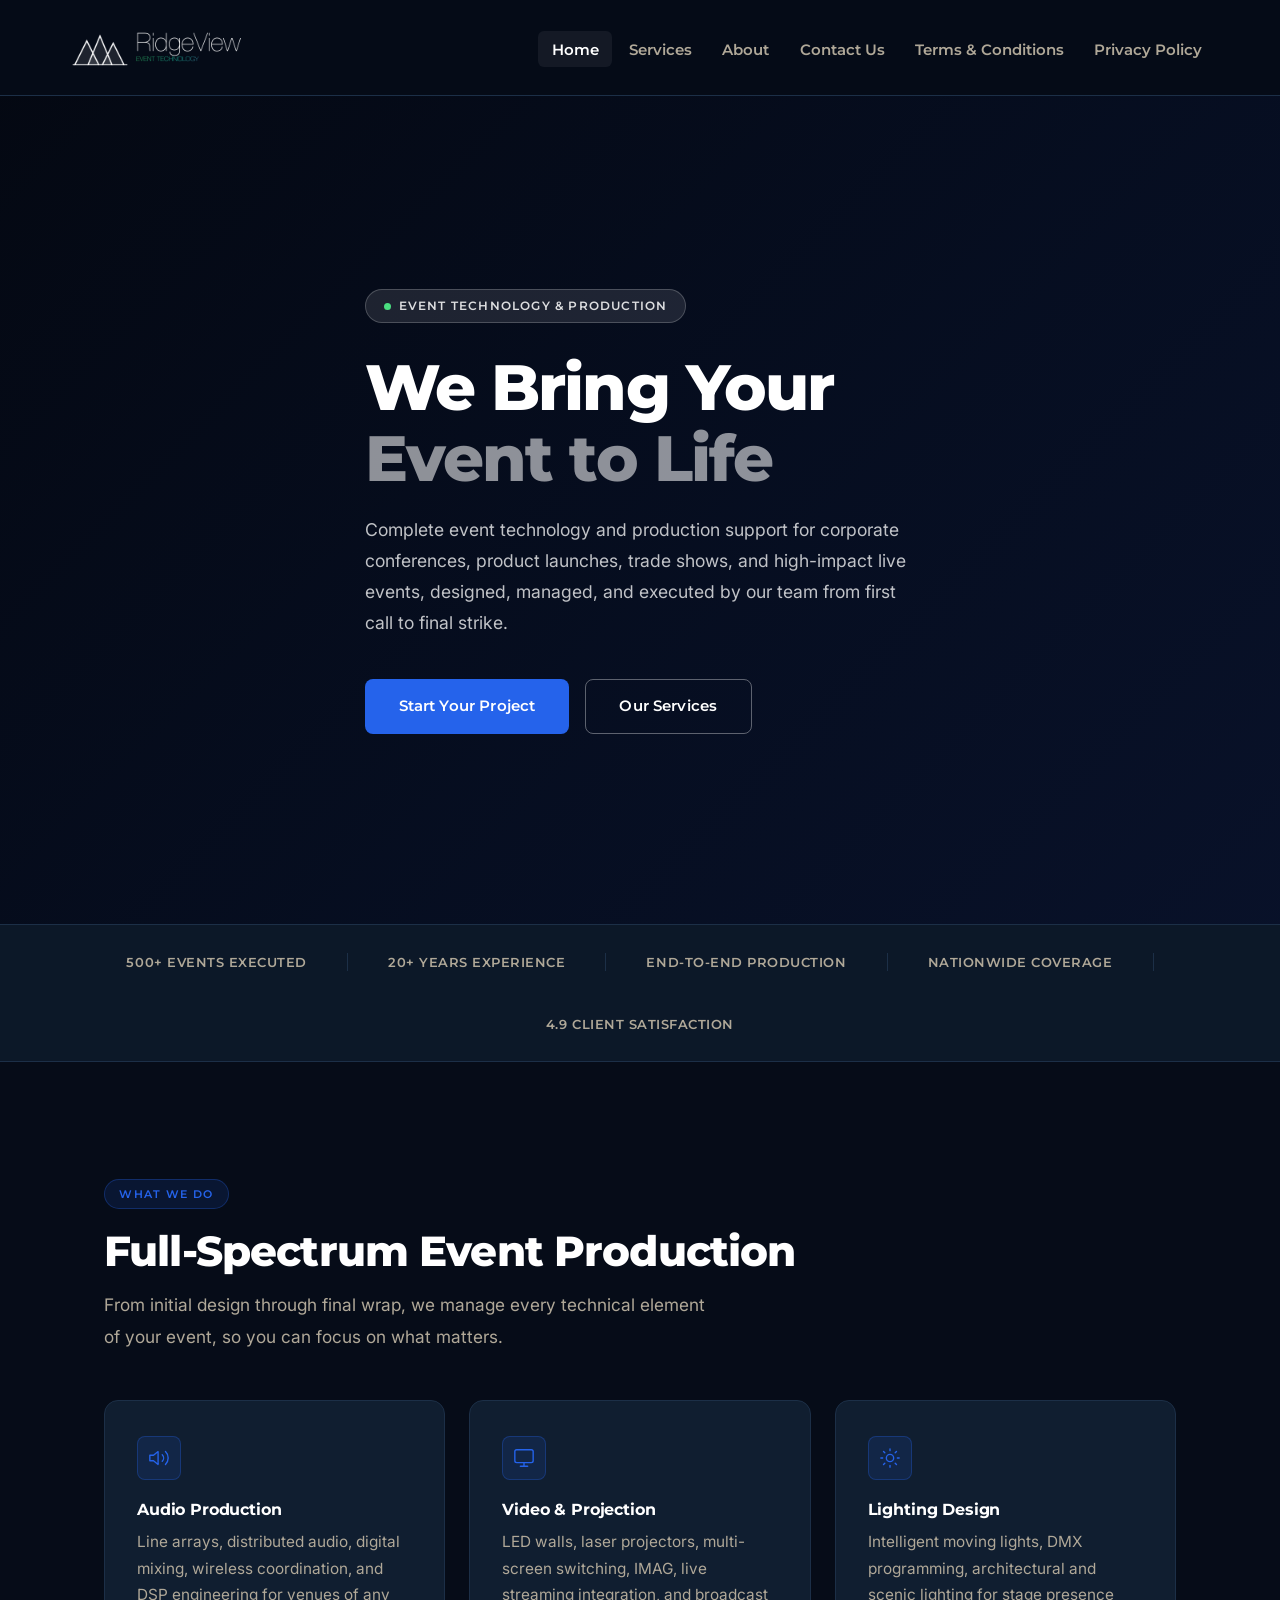
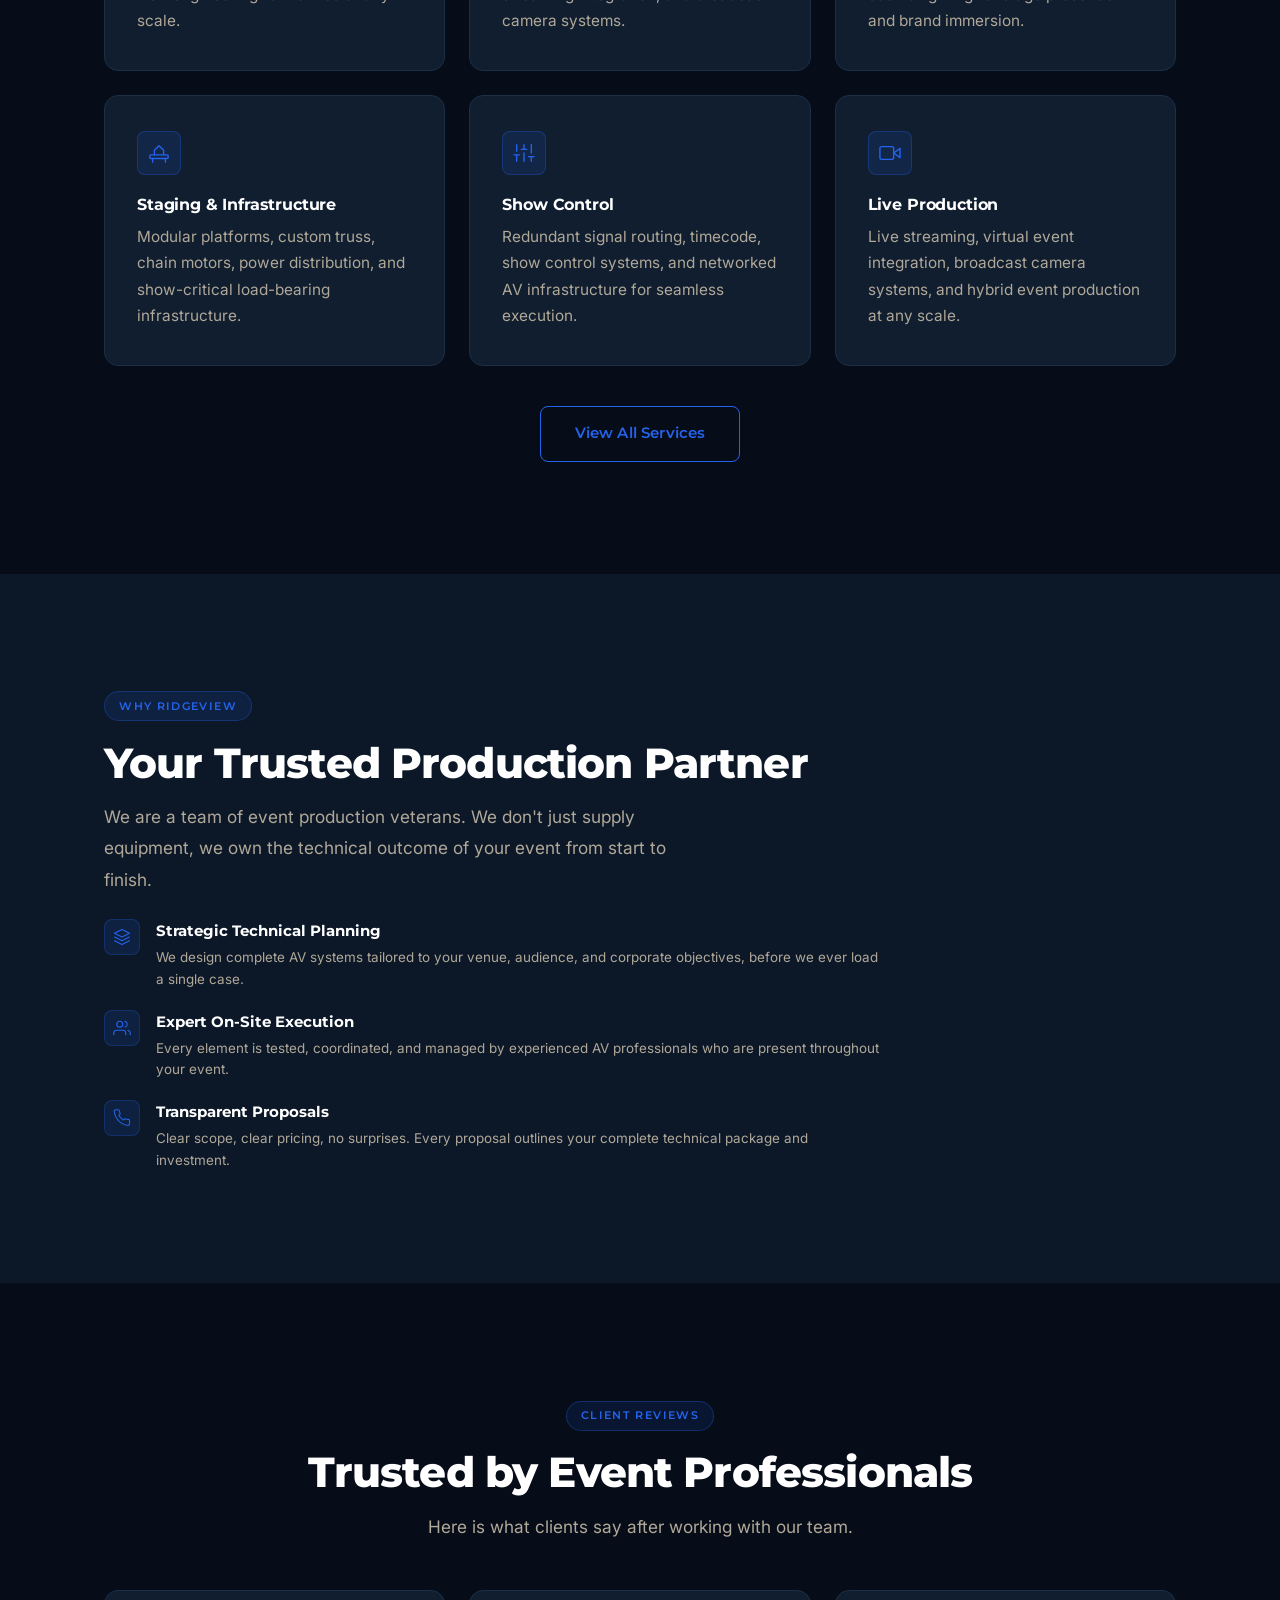
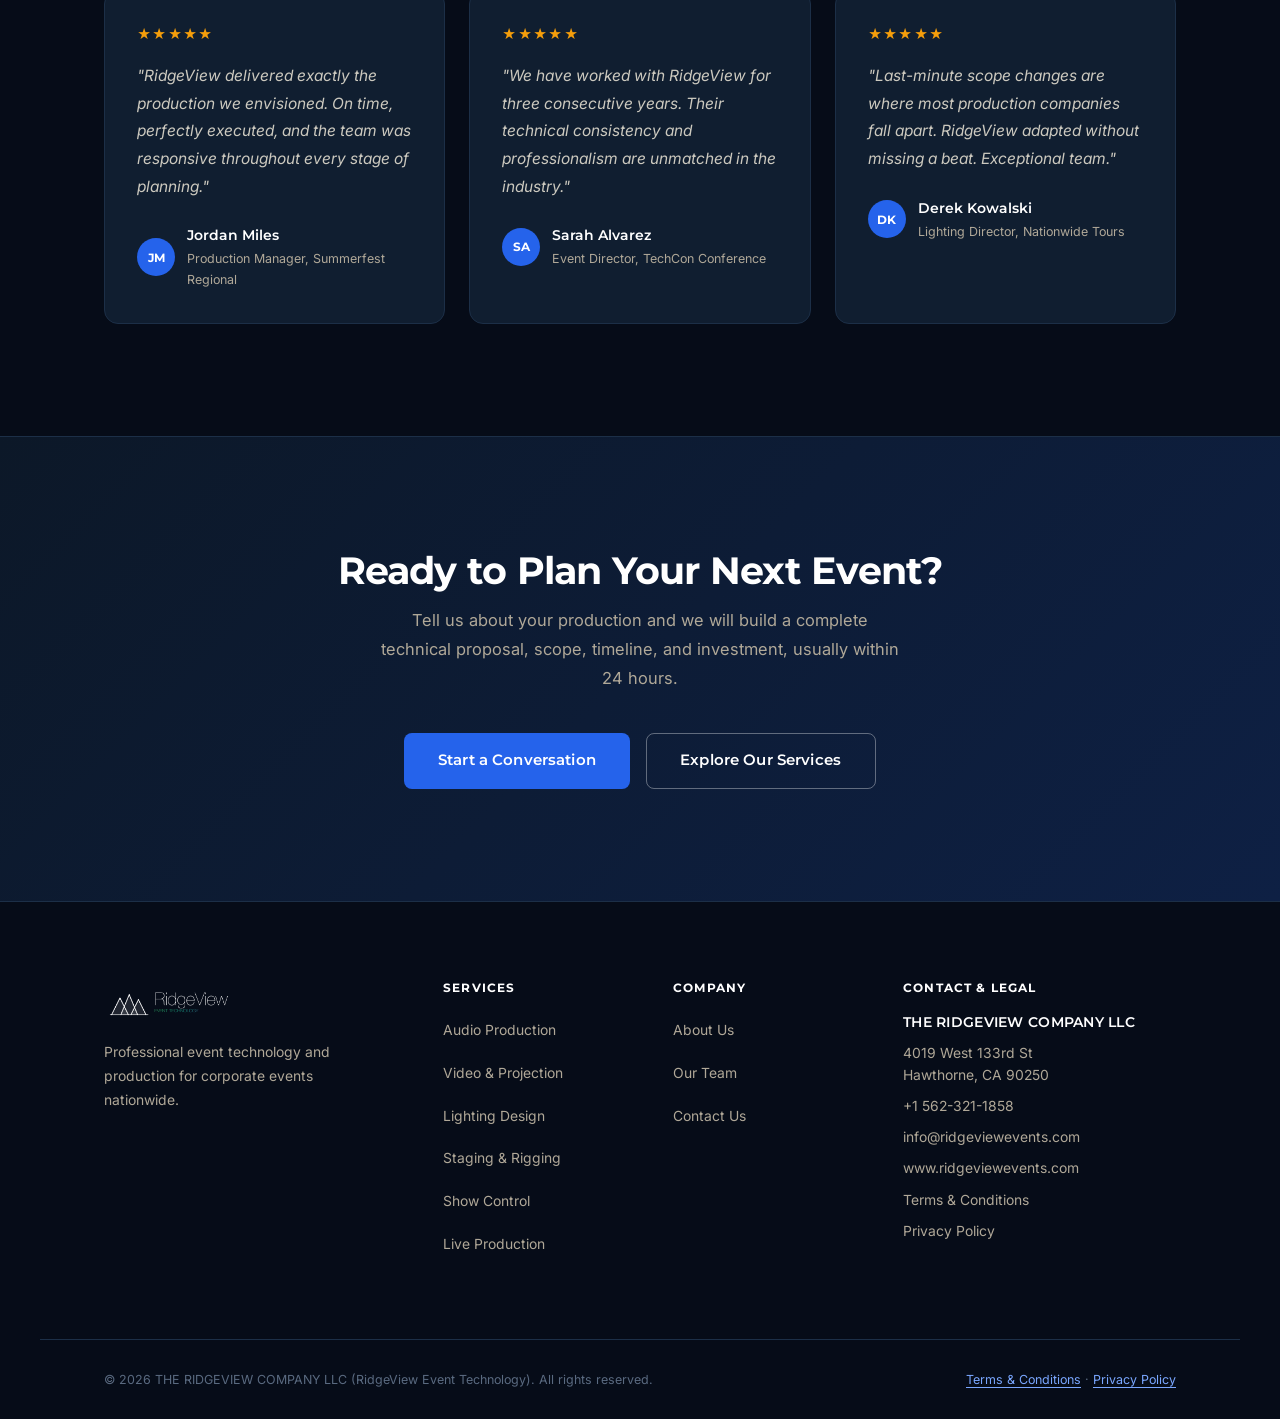
<file: index.html>
<!DOCTYPE html>
<html lang="en">
<head>
  <meta charset="UTF-8">
  <meta name="viewport" content="width=device-width, initial-scale=1.0">
  <title>RidgeView Event Technology | Live Event Production</title>
  <link rel="icon" type="image/png" href="Mountain-Logo.png">
  <link rel="stylesheet" href="style.css">
  <style>
    /* ── HOME-SPECIFIC ── */
    .hero {
      position: relative;
      min-height: calc(100vh - 72px);
      display: flex;
      align-items: center;
      overflow: hidden;
      color: var(--white);
    }
    .hero__video {
      position: absolute;
      inset: 0;
      width: 100%;
      height: 100%;
      object-fit: cover;
      z-index: 0;
      pointer-events: none;
    }
    .hero__overlay {
      position: absolute;
      inset: 0;
      background: linear-gradient(135deg, rgba(4,8,18,.92) 0%, rgba(6,14,34,.82) 55%, rgba(10,20,50,.65) 100%);
      z-index: 1;
    }
    .hero__content {
      position: relative;
      z-index: 2;
      max-width: var(--max);
      margin: 0 auto;
      padding: 5rem 4rem;
      max-width: 860px;
    }
    .hero__eyebrow {
      display: inline-flex;
      align-items: center;
      gap: .5rem;
      background: rgba(255,255,255,.1);
      border: 1px solid rgba(255,255,255,.2);
      padding: .38rem 1.1rem;
      border-radius: 20px;
      font-family: 'Montserrat', sans-serif;
      font-size: .75rem;
      font-weight: 600;
      letter-spacing: .1em;
      text-transform: uppercase;
      color: rgba(255,255,255,.85);
      margin-bottom: 1.8rem;
    }
    .hero__eyebrow::before {
      content: '';
      width: 7px; height: 7px;
      border-radius: 50%;
      background: #4ade80;
      flex-shrink: 0;
    }
    .hero__title {
      font-size: clamp(2.4rem, 5.5vw, 4rem);
      font-weight: 800;
      line-height: 1.1;
      letter-spacing: -.03em;
      margin-bottom: 1.4rem;
      color: var(--white);
    }
    .hero__title span { color: rgba(255,255,255,.55); }
    .hero__sub {
      font-size: 1.1rem;
      color: rgba(255,255,255,.75);
      max-width: 50ch;
      line-height: 1.75;
      margin-bottom: 2.5rem;
    }
    .hero__btns { display: flex; gap: 1rem; flex-wrap: wrap; }

    /* split layout for about section */
    .about-split { max-width: 780px; }

    @media (max-width: 900px) {
      .hero__content { padding: 3rem 1.5rem; }
      .hero__title { font-size: clamp(2rem, 6vw, 2.8rem); }
      .about-split { grid-template-columns: 1fr; gap: 2.5rem; }
    }
  </style>
</head>
<body>

<!-- NAVIGATION -->
<nav class="nav">
  <a href="index.html" class="nav__logo">
    <img src="ridgeview-logo-dark.png" alt="RidgeView Event Technology">
  </a>
  <ul class="nav__links">
    <li><a href="index.html" class="active">Home</a></li>
    <li><a href="services.html">Services</a></li>
    <li><a href="about.html">About</a></li>
    <li><a href="contact.html">Contact Us</a></li>
    <li><a href="terms-and-conditions.html">Terms &amp; Conditions</a></li>
    <li><a href="privacy-policy.html">Privacy Policy</a></li>
  </ul>
  <div class="nav__cta">
    <a href="contact.html" class="btn btn--primary">Get in Touch</a>
  </div>
  <button class="nav__hamburger" aria-label="Open menu">
    <span></span><span></span><span></span>
  </button>
  <div class="nav__mobile">
    <ul>
      <li><a href="index.html" class="active">Home</a></li>
      <li><a href="services.html">Services</a></li>
      <li><a href="about.html">About</a></li>
      <li><a href="contact.html">Contact Us</a></li>
      <li><a href="terms-and-conditions.html">Terms &amp; Conditions</a></li>
      <li><a href="privacy-policy.html">Privacy Policy</a></li>
    </ul>
    <a href="contact.html" class="btn btn--primary nav__mobile__cta">Get in Touch</a>
  </div>
</nav>

<!-- HERO -->
<section class="hero">
  <video class="hero__video" autoplay muted loop playsinline>
    <source src="hero-video.mp4" type="video/mp4">
  </video>
  <div class="hero__overlay"></div>
  <div class="hero__content">
    <div class="hero__eyebrow">Event Technology &amp; Production</div>
    <h1 class="hero__title">We Bring Your<br><span>Event to Life</span></h1>
    <p class="hero__sub">Complete event technology and production support for corporate conferences, product launches, trade shows, and high-impact live events, designed, managed, and executed by our team from first call to final strike.</p>
    <div class="hero__btns">
      <a href="contact.html" class="btn btn--primary">Start Your Project</a>
      <a href="services.html" class="btn btn--ghost">Our Services</a>
    </div>
  </div>
</section>

<!-- TRUST STRIP -->
<div class="trust-strip">
  <div class="trust-strip__inner">
    <span class="trust-item">500+ Events Executed</span>
    <span class="trust-divider"></span>
    <span class="trust-item">20+ Years Experience</span>
    <span class="trust-divider"></span>
    <span class="trust-item">End-to-End Production</span>
    <span class="trust-divider"></span>
    <span class="trust-item">Nationwide Coverage</span>
    <span class="trust-divider"></span>
    <span class="trust-item">4.9 Client Satisfaction</span>
  </div>
</div>

<!-- SERVICES OVERVIEW -->
<section class="section">
  <div class="container">
    <div class="sh">
      <div class="label">What We Do</div>
      <h2 class="section-title">Full-Spectrum Event Production</h2>
      <p class="section-desc">From initial design through final wrap, we manage every technical element of your event, so you can focus on what matters.</p>
    </div>
    <div class="services-grid reveal">

      <div class="service-card">
        <div class="service-card__icon">
          <svg viewBox="0 0 24 24" fill="none" stroke="currentColor" stroke-width="1.5" stroke-linecap="round" stroke-linejoin="round">
            <polygon points="11 5 6 9 2 9 2 15 6 15 11 19 11 5"/>
            <path d="M15.54 8.46a5 5 0 0 1 0 7.07M19.07 4.93a10 10 0 0 1 0 14.14"/>
          </svg>
        </div>
        <h3>Audio Production</h3>
        <p>Line arrays, distributed audio, digital mixing, wireless coordination, and DSP engineering for venues of any scale.</p>
      </div>

      <div class="service-card">
        <div class="service-card__icon">
          <svg viewBox="0 0 24 24" fill="none" stroke="currentColor" stroke-width="1.5" stroke-linecap="round" stroke-linejoin="round">
            <rect x="2" y="3" width="20" height="14" rx="2"/>
            <line x1="8" y1="21" x2="16" y2="21"/>
            <line x1="12" y1="17" x2="12" y2="21"/>
          </svg>
        </div>
        <h3>Video &amp; Projection</h3>
        <p>LED walls, laser projectors, multi-screen switching, IMAG, live streaming integration, and broadcast camera systems.</p>
      </div>

      <div class="service-card">
        <div class="service-card__icon">
          <svg viewBox="0 0 24 24" fill="none" stroke="currentColor" stroke-width="1.5" stroke-linecap="round" stroke-linejoin="round">
            <circle cx="12" cy="12" r="4"/>
            <path d="M12 2v2M12 20v2M4.93 4.93l1.41 1.41M17.66 17.66l1.41 1.41M2 12h2M20 12h2M4.93 19.07l1.41-1.41M17.66 6.34l1.41-1.41"/>
          </svg>
        </div>
        <h3>Lighting Design</h3>
        <p>Intelligent moving lights, DMX programming, architectural and scenic lighting for stage presence and brand immersion.</p>
      </div>

      <div class="service-card">
        <div class="service-card__icon">
          <svg viewBox="0 0 24 24" fill="none" stroke="currentColor" stroke-width="1.5" stroke-linecap="round" stroke-linejoin="round">
            <rect x="2" y="14" width="20" height="4" rx="1"/>
            <line x1="5" y1="18" x2="5" y2="22"/>
            <line x1="19" y1="18" x2="19" y2="22"/>
            <path d="M7 14V9l5-5 5 5v5"/>
          </svg>
        </div>
        <h3>Staging &amp; Infrastructure</h3>
        <p>Modular platforms, custom truss, chain motors, power distribution, and show-critical load-bearing infrastructure.</p>
      </div>

      <div class="service-card">
        <div class="service-card__icon">
          <svg viewBox="0 0 24 24" fill="none" stroke="currentColor" stroke-width="1.5" stroke-linecap="round" stroke-linejoin="round">
            <line x1="4" y1="21" x2="4" y2="14"/>
            <line x1="4" y1="10" x2="4" y2="3"/>
            <line x1="12" y1="21" x2="12" y2="12"/>
            <line x1="12" y1="8" x2="12" y2="3"/>
            <line x1="20" y1="21" x2="20" y2="16"/>
            <line x1="20" y1="12" x2="20" y2="3"/>
            <line x1="1" y1="14" x2="7" y2="14"/>
            <line x1="9" y1="8" x2="15" y2="8"/>
            <line x1="17" y1="16" x2="23" y2="16"/>
          </svg>
        </div>
        <h3>Show Control</h3>
        <p>Redundant signal routing, timecode, show control systems, and networked AV infrastructure for seamless execution.</p>
      </div>

      <div class="service-card">
        <div class="service-card__icon">
          <svg viewBox="0 0 24 24" fill="none" stroke="currentColor" stroke-width="1.5" stroke-linecap="round" stroke-linejoin="round">
            <polygon points="23 7 16 12 23 17 23 7"/>
            <rect x="1" y="5" width="15" height="14" rx="2"/>
          </svg>
        </div>
        <h3>Live Production</h3>
        <p>Live streaming, virtual event integration, broadcast camera systems, and hybrid event production at any scale.</p>
      </div>

    </div>
    <div style="margin-top:2.5rem; text-align:center;">
      <a href="services.html" class="btn btn--outline">View All Services</a>
    </div>
  </div>
</section>

<!-- WHY RIDGEVIEW -->
<section class="section section--alt">
  <div class="container">
    <div class="about-split reveal">
      <div>
        <div class="label">Why RidgeView</div>
        <h2 class="section-title">Your Trusted Production Partner</h2>
        <p class="section-desc">We are a team of event production veterans. We don't just supply equipment, we own the technical outcome of your event from start to finish.</p>
        <ul class="feature-list">
          <li class="feature-item">
            <div class="feature-icon">
              <svg viewBox="0 0 24 24" fill="none" stroke="currentColor" stroke-width="1.5" stroke-linecap="round" stroke-linejoin="round"><path d="M12 2L2 7l10 5 10-5-10-5zM2 17l10 5 10-5M2 12l10 5 10-5"/></svg>
            </div>
            <div>
              <div class="feature-title">Strategic Technical Planning</div>
              <div class="feature-desc">We design complete AV systems tailored to your venue, audience, and corporate objectives, before we ever load a single case.</div>
            </div>
          </li>
          <li class="feature-item">
            <div class="feature-icon">
              <svg viewBox="0 0 24 24" fill="none" stroke="currentColor" stroke-width="1.5" stroke-linecap="round" stroke-linejoin="round"><path d="M17 21v-2a4 4 0 0 0-4-4H5a4 4 0 0 0-4 4v2"/><circle cx="9" cy="7" r="4"/><path d="M23 21v-2a4 4 0 0 0-3-3.87"/><path d="M16 3.13a4 4 0 0 1 0 7.75"/></svg>
            </div>
            <div>
              <div class="feature-title">Expert On-Site Execution</div>
              <div class="feature-desc">Every element is tested, coordinated, and managed by experienced AV professionals who are present throughout your event.</div>
            </div>
          </li>
          <li class="feature-item">
            <div class="feature-icon">
              <svg viewBox="0 0 24 24" fill="none" stroke="currentColor" stroke-width="1.5" stroke-linecap="round" stroke-linejoin="round"><path d="M22 16.92v3a2 2 0 0 1-2.18 2 19.79 19.79 0 0 1-8.63-3.07A19.5 19.5 0 0 1 4.72 12a19.79 19.79 0 0 1-3.07-8.67A2 2 0 0 1 3.63 1h3a2 2 0 0 1 2 1.72c.127.96.361 1.903.7 2.81a2 2 0 0 1-.45 2.11L7.91 8.6a16 16 0 0 0 6 6l.96-.88a2 2 0 0 1 2.11-.45c.907.339 1.85.573 2.81.7A2 2 0 0 1 22 16.92z"/></svg>
            </div>
            <div>
              <div class="feature-title">Transparent Proposals</div>
              <div class="feature-desc">Clear scope, clear pricing, no surprises. Every proposal outlines your complete technical package and investment.</div>
            </div>
          </li>
        </ul>
      </div>
    </div>
  </div>
</section>

<!-- TESTIMONIALS -->
<section class="section">
  <div class="container">
    <div class="sh sh--center">
      <div class="label">Client Reviews</div>
      <h2 class="section-title">Trusted by Event Professionals</h2>
      <p class="section-desc">Here is what clients say after working with our team.</p>
    </div>
    <div class="testimonials-grid reveal">
      <div class="testimonial-card">
        <div class="testimonial-stars">&#9733;&#9733;&#9733;&#9733;&#9733;</div>
        <p class="testimonial-text">"RidgeView delivered exactly the production we envisioned. On time, perfectly executed, and the team was responsive throughout every stage of planning."</p>
        <div class="testimonial-author">
          <div class="testimonial-avatar">JM</div>
          <div>
            <div class="testimonial-name">Jordan Miles</div>
            <div class="testimonial-role">Production Manager, Summerfest Regional</div>
          </div>
        </div>
      </div>
      <div class="testimonial-card">
        <div class="testimonial-stars">&#9733;&#9733;&#9733;&#9733;&#9733;</div>
        <p class="testimonial-text">"We have worked with RidgeView for three consecutive years. Their technical consistency and professionalism are unmatched in the industry."</p>
        <div class="testimonial-author">
          <div class="testimonial-avatar">SA</div>
          <div>
            <div class="testimonial-name">Sarah Alvarez</div>
            <div class="testimonial-role">Event Director, TechCon Conference</div>
          </div>
        </div>
      </div>
      <div class="testimonial-card">
        <div class="testimonial-stars">&#9733;&#9733;&#9733;&#9733;&#9733;</div>
        <p class="testimonial-text">"Last-minute scope changes are where most production companies fall apart. RidgeView adapted without missing a beat. Exceptional team."</p>
        <div class="testimonial-author">
          <div class="testimonial-avatar">DK</div>
          <div>
            <div class="testimonial-name">Derek Kowalski</div>
            <div class="testimonial-role">Lighting Director, Nationwide Tours</div>
          </div>
        </div>
      </div>
    </div>
  </div>
</section>

<!-- CTA BAND -->
<div class="cta-band">
  <h2>Ready to Plan Your Next Event?</h2>
  <p>Tell us about your production and we will build a complete technical proposal, scope, timeline, and investment, usually within 24 hours.</p>
  <div class="cta-band__btns">
    <a href="contact.html" class="btn btn--primary">Start a Conversation</a>
    <a href="services.html" class="btn btn--ghost">Explore Our Services</a>
  </div>
</div>

<!-- FOOTER -->
<footer>
  <div class="footer__main">
    <div class="footer__brand">
      <img src="ridgeview-logo-dark.png" alt="RidgeView Event Technology">
      <p class="footer__tagline">Professional event technology and production for corporate events nationwide.</p>
    </div>
    <div class="footer__col">
      <h4>Services</h4>
      <ul>
        <li><a href="services.html">Audio Production</a></li>
        <li><a href="services.html">Video &amp; Projection</a></li>
        <li><a href="services.html">Lighting Design</a></li>
        <li><a href="services.html">Staging &amp; Rigging</a></li>
        <li><a href="services.html">Show Control</a></li>
        <li><a href="services.html">Live Production</a></li>
      </ul>
    </div>
    <div class="footer__col">
      <h4>Company</h4>
      <ul>
        <li><a href="about.html">About Us</a></li>
        <li><a href="about.html">Our Team</a></li>
        <li><a href="contact.html">Contact Us</a></li>
      </ul>
    </div>
    <div class="footer__col footer__contact">
      <h4>Contact &amp; Legal</h4>
      <ul>
        <li class="footer__legal-name">THE RIDGEVIEW COMPANY LLC</li>
        <li><address>4019 West 133rd St<br>Hawthorne, CA 90250</address></li>
        <li><a href="tel:+15623211858">+1 562-321-1858</a></li>
        <li><a href="mailto:info@ridgeviewevents.com">info@ridgeviewevents.com</a></li>
        <li><a href="https://www.ridgeviewevents.com">www.ridgeviewevents.com</a></li>
        <li><a href="terms-and-conditions.html">Terms &amp; Conditions</a></li>
        <li><a href="privacy-policy.html">Privacy Policy</a></li>
      </ul>
    </div>
  </div>
  <div class="footer__bottom">
    <span>&copy; 2026 THE RIDGEVIEW COMPANY LLC (RidgeView Event Technology). All rights reserved.</span>
    <span class="footer__legal-links"><a href="terms-and-conditions.html">Terms &amp; Conditions</a> &middot; <a href="privacy-policy.html">Privacy Policy</a></span>
  </div>
</footer>

<script>
  /* Mobile menu */
  const hamburger = document.querySelector('.nav__hamburger');
  const nav = document.querySelector('.nav');
  hamburger.addEventListener('click', () => {
    const open = nav.classList.toggle('nav--open');
    hamburger.setAttribute('aria-label', open ? 'Close menu' : 'Open menu');
  });
  document.querySelectorAll('.nav__mobile a').forEach(a => {
    a.addEventListener('click', () => nav.classList.remove('nav--open'));
  });

  /* Scroll reveal */
  const io = new IntersectionObserver(entries => {
    entries.forEach(e => {
      if (e.isIntersecting) { e.target.classList.add('visible'); io.unobserve(e.target); }
    });
  }, { threshold: 0.1 });
  document.querySelectorAll('.reveal').forEach(el => io.observe(el));
</script>
</body>
</html>
</file>
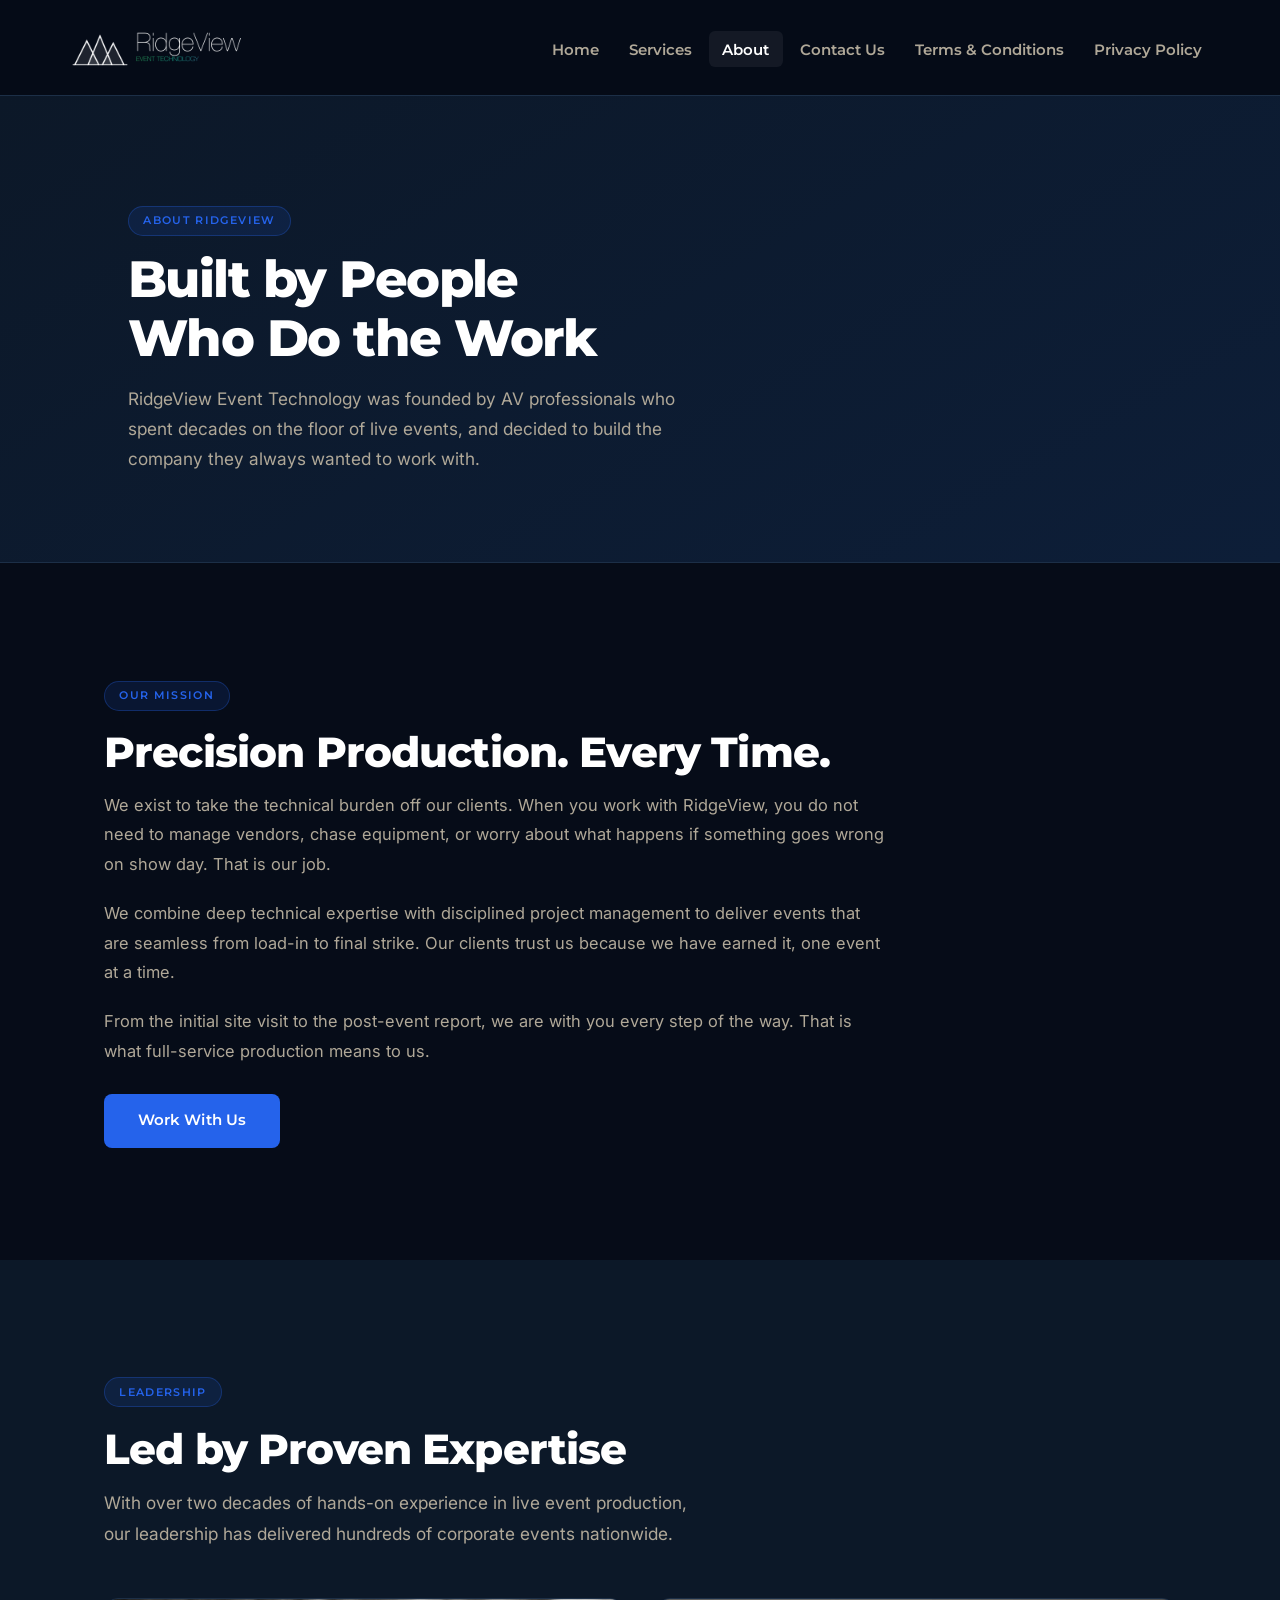
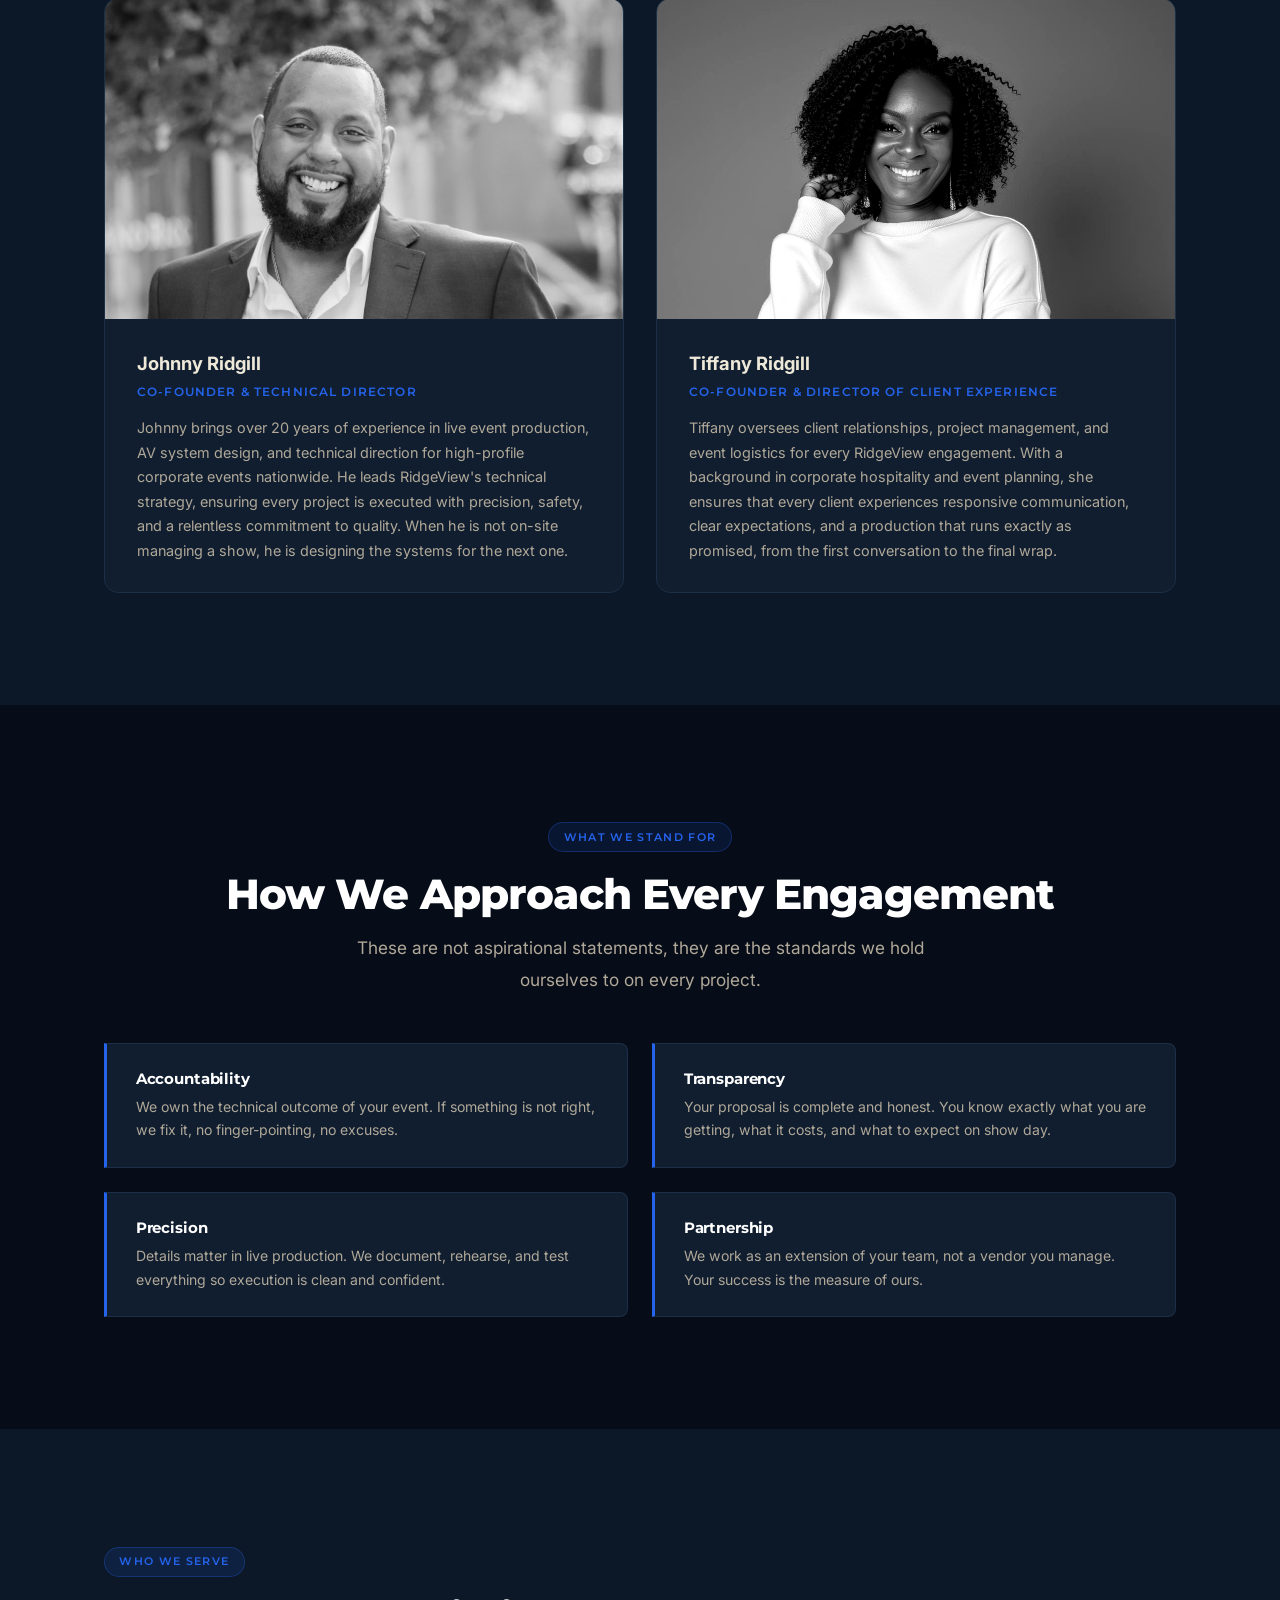
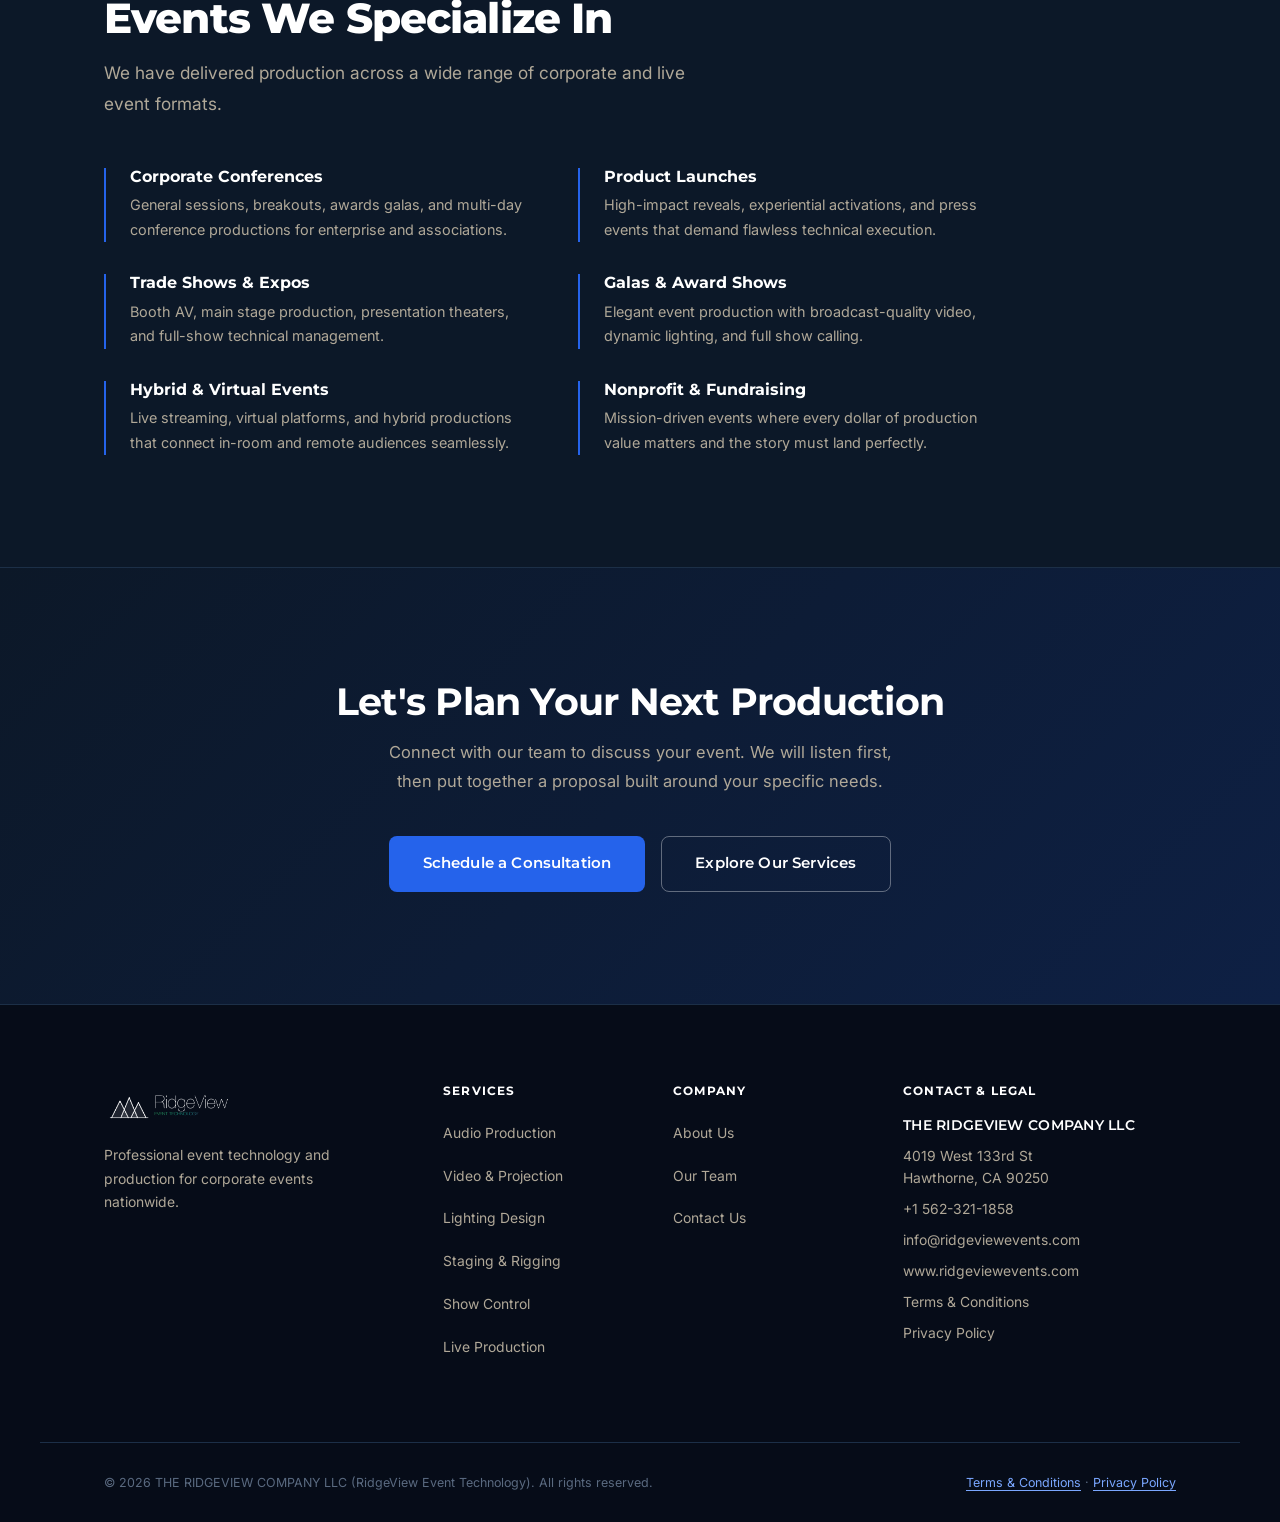
<file: about.html>
<!DOCTYPE html>
<html lang="en">
<head>
  <meta charset="UTF-8">
  <meta name="viewport" content="width=device-width, initial-scale=1.0">
  <title>About | RidgeView Event Technology</title>
  <link rel="icon" type="image/png" href="Mountain-Logo.png">
  <link rel="stylesheet" href="style.css">
  <style>
    .mission-grid { max-width: 780px; }
    .mission-grid p {
      font-size: 1.03rem;
      color: var(--muted);
      line-height: 1.8;
      margin-bottom: 1.2rem;
    }
    .values-grid {
      display: grid;
      grid-template-columns: repeat(2, 1fr);
      gap: 1.5rem;
    }
    .value-card {
      background: var(--surface-2);
      border: 1px solid var(--border);
      border-left: 3px solid var(--accent);
      border-radius: 0 var(--r) var(--r) 0;
      padding: 1.6rem 1.8rem;
    }
    .value-card h3 {
      font-size: .95rem;
      font-weight: 700;
      margin-bottom: .5rem;
      letter-spacing: -.01em;
    }
    .value-card p {
      font-size: .88rem;
      color: var(--muted);
      line-height: 1.65;
    }
    @media (max-width: 900px) {
      .mission-grid { grid-template-columns: 1fr; gap: 2.5rem; }
      .values-grid { grid-template-columns: 1fr; }
    }
  </style>
</head>
<body>

<!-- NAVIGATION -->
<nav class="nav">
  <a href="index.html" class="nav__logo">
    <img src="ridgeview-logo-dark.png" alt="RidgeView Event Technology">
  </a>
  <ul class="nav__links">
    <li><a href="index.html">Home</a></li>
    <li><a href="services.html">Services</a></li>
    <li><a href="about.html" class="active">About</a></li>
    <li><a href="contact.html">Contact Us</a></li>
    <li><a href="terms-and-conditions.html">Terms &amp; Conditions</a></li>
    <li><a href="privacy-policy.html">Privacy Policy</a></li>
  </ul>
  <div class="nav__cta">
    <a href="contact.html" class="btn btn--primary">Get in Touch</a>
  </div>
  <button class="nav__hamburger" aria-label="Open menu">
    <span></span><span></span><span></span>
  </button>
  <div class="nav__mobile">
    <ul>
      <li><a href="index.html">Home</a></li>
      <li><a href="services.html">Services</a></li>
      <li><a href="about.html" class="active">About</a></li>
      <li><a href="contact.html">Contact Us</a></li>
      <li><a href="terms-and-conditions.html">Terms &amp; Conditions</a></li>
      <li><a href="privacy-policy.html">Privacy Policy</a></li>
    </ul>
    <a href="contact.html" class="btn btn--primary nav__mobile__cta">Get in Touch</a>
  </div>
</nav>

<!-- PAGE HERO -->
<div class="page-hero">
  <div class="container">
    <div class="label page-hero__label">About RidgeView</div>
    <h1>Built by People<br>Who Do the Work</h1>
    <p>RidgeView Event Technology was founded by AV professionals who spent decades on the floor of live events, and decided to build the company they always wanted to work with.</p>
  </div>
</div>

<!-- MISSION -->
<section class="section">
  <div class="container">
    <div class="mission-grid reveal">
      <div>
        <div class="label">Our Mission</div>
        <h2 class="section-title">Precision Production. Every Time.</h2>
        <p>We exist to take the technical burden off our clients. When you work with RidgeView, you do not need to manage vendors, chase equipment, or worry about what happens if something goes wrong on show day. That is our job.</p>
        <p>We combine deep technical expertise with disciplined project management to deliver events that are seamless from load-in to final strike. Our clients trust us because we have earned it, one event at a time.</p>
        <p>From the initial site visit to the post-event report, we are with you every step of the way. That is what full-service production means to us.</p>
        <a href="contact.html" class="btn btn--primary" style="margin-top:.5rem;">Work With Us</a>
      </div>
    </div>
  </div>
</section>

<!-- TEAM -->
<section class="section section--alt" id="team">
  <div class="container">
    <div class="sh">
      <div class="label">Leadership</div>
      <h2 class="section-title">Led by Proven Expertise</h2>
      <p class="section-desc">With over two decades of hands-on experience in live event production, our leadership has delivered hundreds of corporate events nationwide.</p>
    </div>
    <div class="team-grid reveal">

      <div class="team-card">
        <img class="team-card__photo" src="johnny.jpg" alt="Johnny Ridgill">
        <div class="team-card__body">
          <div class="team-card__name">Johnny Ridgill</div>
          <div class="team-card__role">Co-Founder &amp; Technical Director</div>
          <p class="team-card__bio">Johnny brings over 20 years of experience in live event production, AV system design, and technical direction for high-profile corporate events nationwide. He leads RidgeView's technical strategy, ensuring every project is executed with precision, safety, and a relentless commitment to quality. When he is not on-site managing a show, he is designing the systems for the next one.</p>
        </div>
      </div>

      <div class="team-card">
        <img class="team-card__photo" src="tiffany.jpg" alt="Tiffany Ridgill">
        <div class="team-card__body">
          <div class="team-card__name">Tiffany Ridgill</div>
          <div class="team-card__role">Co-Founder &amp; Director of Client Experience</div>
          <p class="team-card__bio">Tiffany oversees client relationships, project management, and event logistics for every RidgeView engagement. With a background in corporate hospitality and event planning, she ensures that every client experiences responsive communication, clear expectations, and a production that runs exactly as promised, from the first conversation to the final wrap.</p>
        </div>
      </div>

    </div>
  </div>
</section>

<!-- VALUES -->
<section class="section">
  <div class="container">
    <div class="sh sh--center">
      <div class="label">What We Stand For</div>
      <h2 class="section-title">How We Approach Every Engagement</h2>
      <p class="section-desc">These are not aspirational statements, they are the standards we hold ourselves to on every project.</p>
    </div>
    <div class="values-grid reveal">
      <div class="value-card">
        <h3>Accountability</h3>
        <p>We own the technical outcome of your event. If something is not right, we fix it, no finger-pointing, no excuses.</p>
      </div>
      <div class="value-card">
        <h3>Transparency</h3>
        <p>Your proposal is complete and honest. You know exactly what you are getting, what it costs, and what to expect on show day.</p>
      </div>
      <div class="value-card">
        <h3>Precision</h3>
        <p>Details matter in live production. We document, rehearse, and test everything so execution is clean and confident.</p>
      </div>
      <div class="value-card">
        <h3>Partnership</h3>
        <p>We work as an extension of your team, not a vendor you manage. Your success is the measure of ours.</p>
      </div>
    </div>
  </div>
</section>

<!-- EVENT TYPES -->
<section class="section section--alt">
  <div class="container">
    <div class="sh">
      <div class="label">Who We Serve</div>
      <h2 class="section-title">Events We Specialize In</h2>
      <p class="section-desc">We have delivered production across a wide range of corporate and live event formats.</p>
    </div>
    <div style="display:grid;grid-template-columns:repeat(2,1fr);gap:2rem 3rem;max-width:900px;" class="reveal">
      <div style="border-left:2px solid var(--accent);padding-left:1.5rem;">
        <h3 style="font-size:1rem;margin-bottom:.45rem;">Corporate Conferences</h3>
        <p style="font-size:.9rem;color:var(--muted);line-height:1.7;">General sessions, breakouts, awards galas, and multi-day conference productions for enterprise and associations.</p>
      </div>
      <div style="border-left:2px solid var(--accent);padding-left:1.5rem;">
        <h3 style="font-size:1rem;margin-bottom:.45rem;">Product Launches</h3>
        <p style="font-size:.9rem;color:var(--muted);line-height:1.7;">High-impact reveals, experiential activations, and press events that demand flawless technical execution.</p>
      </div>
      <div style="border-left:2px solid var(--accent);padding-left:1.5rem;">
        <h3 style="font-size:1rem;margin-bottom:.45rem;">Trade Shows &amp; Expos</h3>
        <p style="font-size:.9rem;color:var(--muted);line-height:1.7;">Booth AV, main stage production, presentation theaters, and full-show technical management.</p>
      </div>
      <div style="border-left:2px solid var(--accent);padding-left:1.5rem;">
        <h3 style="font-size:1rem;margin-bottom:.45rem;">Galas &amp; Award Shows</h3>
        <p style="font-size:.9rem;color:var(--muted);line-height:1.7;">Elegant event production with broadcast-quality video, dynamic lighting, and full show calling.</p>
      </div>
      <div style="border-left:2px solid var(--accent);padding-left:1.5rem;">
        <h3 style="font-size:1rem;margin-bottom:.45rem;">Hybrid &amp; Virtual Events</h3>
        <p style="font-size:.9rem;color:var(--muted);line-height:1.7;">Live streaming, virtual platforms, and hybrid productions that connect in-room and remote audiences seamlessly.</p>
      </div>
      <div style="border-left:2px solid var(--accent);padding-left:1.5rem;">
        <h3 style="font-size:1rem;margin-bottom:.45rem;">Nonprofit &amp; Fundraising</h3>
        <p style="font-size:.9rem;color:var(--muted);line-height:1.7;">Mission-driven events where every dollar of production value matters and the story must land perfectly.</p>
      </div>
    </div>
  </div>
</section>

<!-- CTA -->
<div class="cta-band">
  <h2>Let's Plan Your Next Production</h2>
  <p>Connect with our team to discuss your event. We will listen first, then put together a proposal built around your specific needs.</p>
  <div class="cta-band__btns">
    <a href="contact.html" class="btn btn--primary">Schedule a Consultation</a>
    <a href="services.html" class="btn btn--ghost">Explore Our Services</a>
  </div>
</div>

<!-- FOOTER -->
<footer>
  <div class="footer__main">
    <div class="footer__brand">
      <img src="ridgeview-logo-dark.png" alt="RidgeView Event Technology">
      <p class="footer__tagline">Professional event technology and production for corporate events nationwide.</p>
    </div>
    <div class="footer__col">
      <h4>Services</h4>
      <ul>
        <li><a href="services.html">Audio Production</a></li>
        <li><a href="services.html">Video &amp; Projection</a></li>
        <li><a href="services.html">Lighting Design</a></li>
        <li><a href="services.html">Staging &amp; Rigging</a></li>
        <li><a href="services.html">Show Control</a></li>
        <li><a href="services.html">Live Production</a></li>
      </ul>
    </div>
    <div class="footer__col">
      <h4>Company</h4>
      <ul>
        <li><a href="about.html">About Us</a></li>
        <li><a href="about.html">Our Team</a></li>
        <li><a href="contact.html">Contact Us</a></li>
      </ul>
    </div>
    <div class="footer__col footer__contact">
      <h4>Contact &amp; Legal</h4>
      <ul>
        <li class="footer__legal-name">THE RIDGEVIEW COMPANY LLC</li>
        <li><address>4019 West 133rd St<br>Hawthorne, CA 90250</address></li>
        <li><a href="tel:+15623211858">+1 562-321-1858</a></li>
        <li><a href="mailto:info@ridgeviewevents.com">info@ridgeviewevents.com</a></li>
        <li><a href="https://www.ridgeviewevents.com">www.ridgeviewevents.com</a></li>
        <li><a href="terms-and-conditions.html">Terms &amp; Conditions</a></li>
        <li><a href="privacy-policy.html">Privacy Policy</a></li>
      </ul>
    </div>
  </div>
  <div class="footer__bottom">
    <span>&copy; 2026 THE RIDGEVIEW COMPANY LLC (RidgeView Event Technology). All rights reserved.</span>
    <span class="footer__legal-links"><a href="terms-and-conditions.html">Terms &amp; Conditions</a> &middot; <a href="privacy-policy.html">Privacy Policy</a></span>
  </div>
</footer>

<script>
  /* Mobile menu */
  const hamburger = document.querySelector('.nav__hamburger');
  const nav = document.querySelector('.nav');
  hamburger.addEventListener('click', () => {
    const open = nav.classList.toggle('nav--open');
    hamburger.setAttribute('aria-label', open ? 'Close menu' : 'Open menu');
  });
  document.querySelectorAll('.nav__mobile a').forEach(a => {
    a.addEventListener('click', () => nav.classList.remove('nav--open'));
  });

  const io = new IntersectionObserver(entries => {
    entries.forEach(e => {
      if (e.isIntersecting) { e.target.classList.add('visible'); io.unobserve(e.target); }
    });
  }, { threshold: 0.08 });
  document.querySelectorAll('.reveal').forEach(el => io.observe(el));
</script>
</body>
</html>
</file>
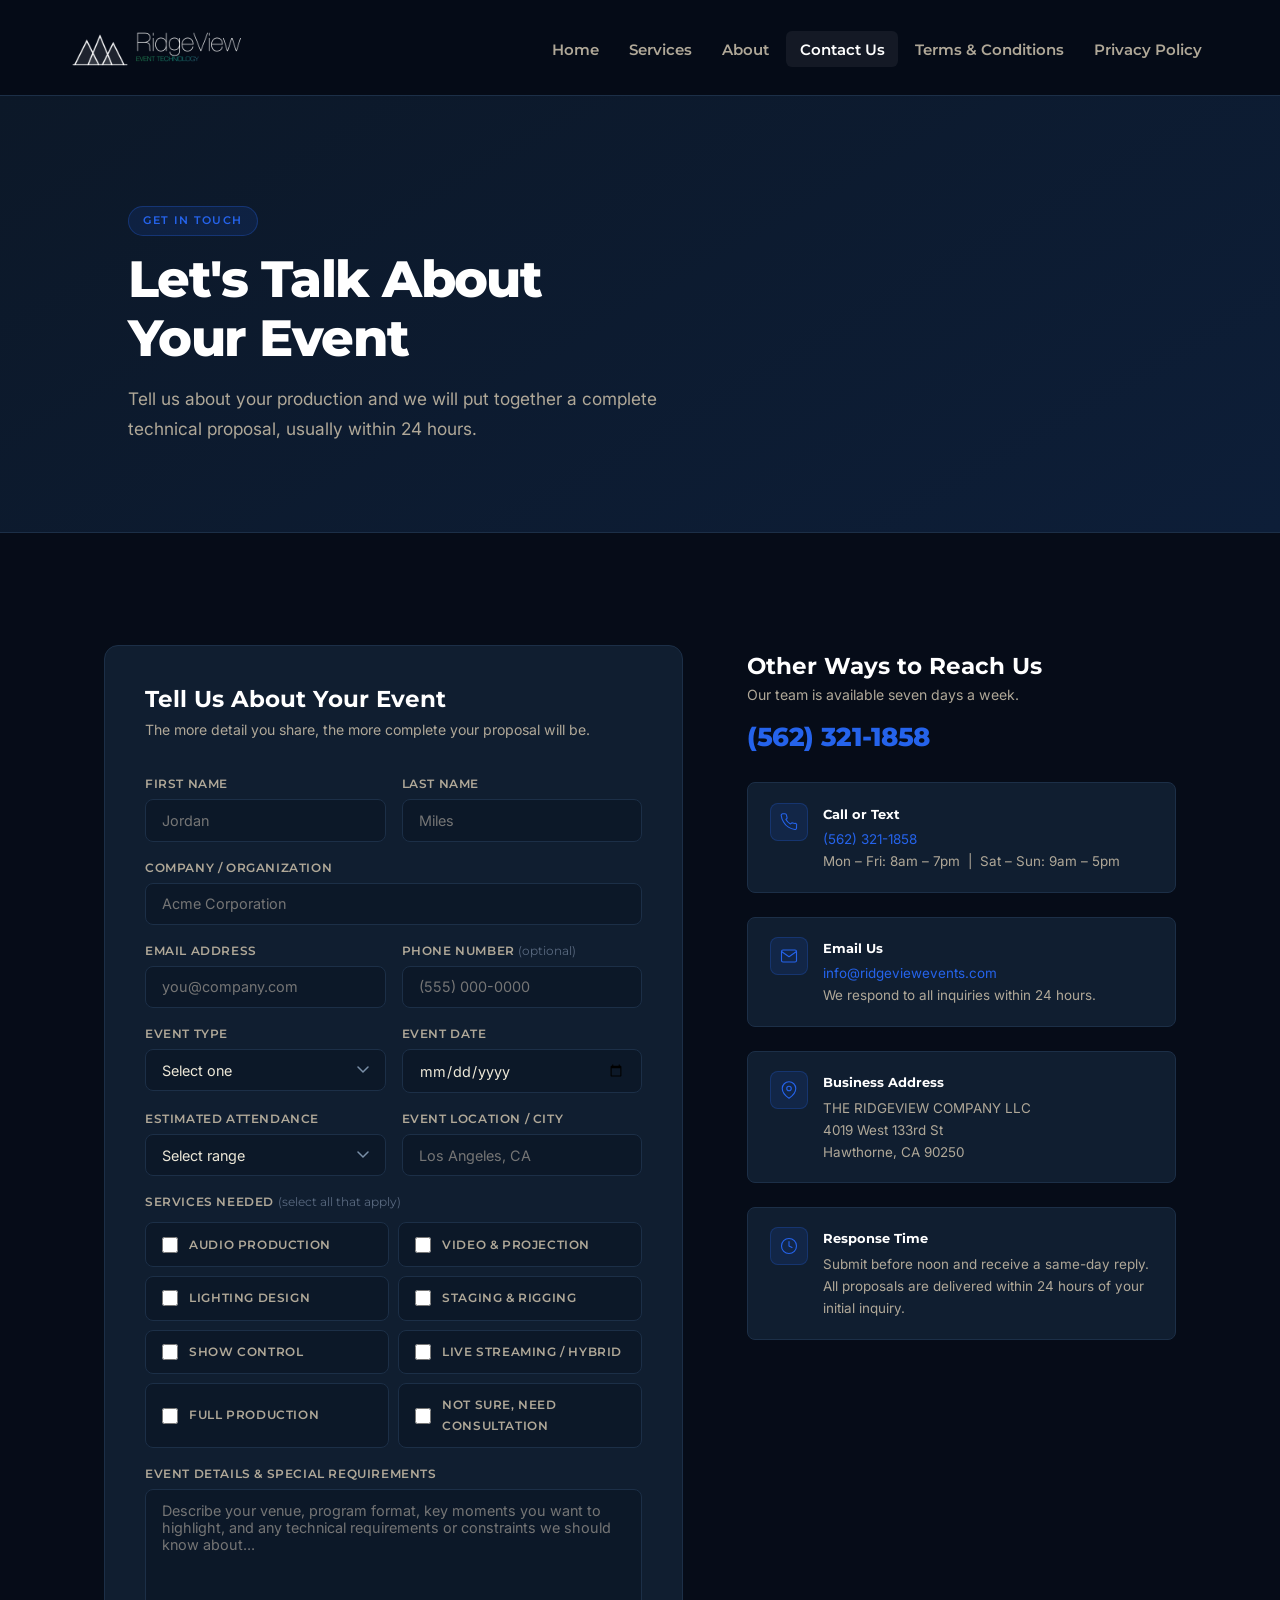
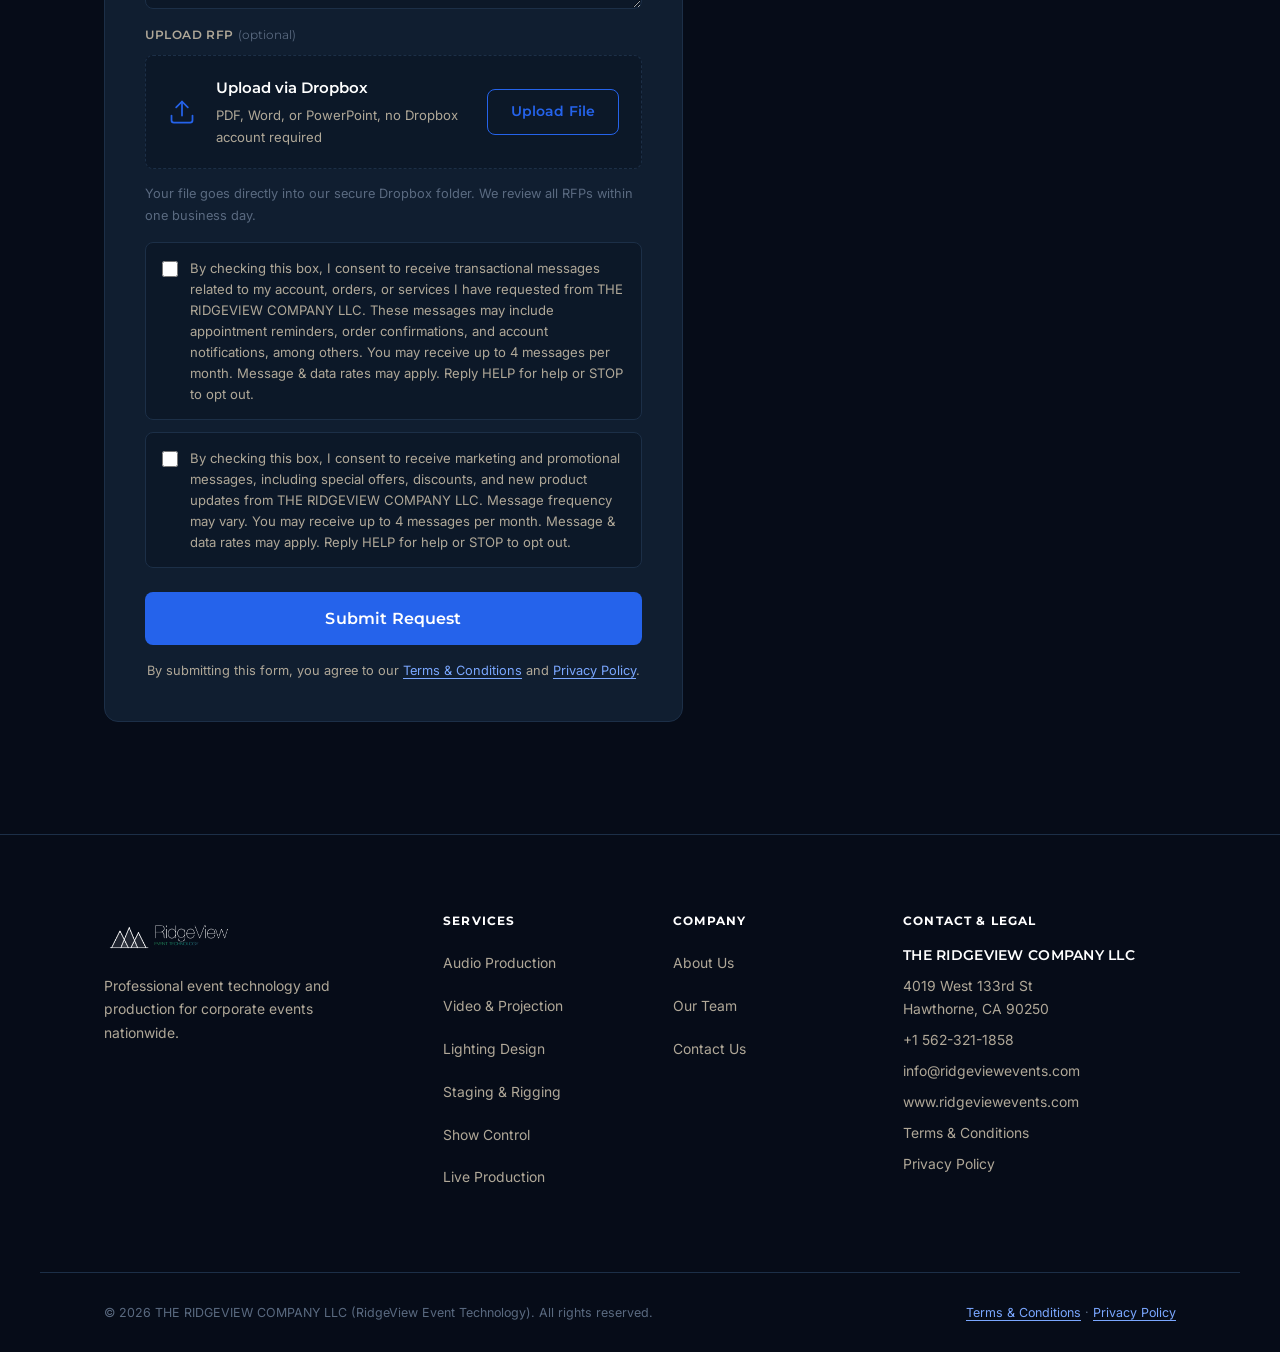
<file: contact.html>
<!DOCTYPE html>
<html lang="en">
<head>
  <meta charset="UTF-8">
  <meta name="viewport" content="width=device-width, initial-scale=1.0">
  <title>Contact | RidgeView Event Technology</title>
  <link rel="icon" type="image/png" href="Mountain-Logo.png">
  <link rel="stylesheet" href="style.css">
</head>
<body>

<!-- NAVIGATION -->
<nav class="nav">
  <a href="index.html" class="nav__logo">
    <img src="ridgeview-logo-dark.png" alt="RidgeView Event Technology">
  </a>
  <ul class="nav__links">
    <li><a href="index.html">Home</a></li>
    <li><a href="services.html">Services</a></li>
    <li><a href="about.html">About</a></li>
    <li><a href="contact.html" class="active">Contact Us</a></li>
    <li><a href="terms-and-conditions.html">Terms &amp; Conditions</a></li>
    <li><a href="privacy-policy.html">Privacy Policy</a></li>
  </ul>
  <div class="nav__cta">
    <a href="contact.html" class="btn btn--primary">Get in Touch</a>
  </div>
  <button class="nav__hamburger" aria-label="Open menu">
    <span></span><span></span><span></span>
  </button>
  <div class="nav__mobile">
    <ul>
      <li><a href="index.html">Home</a></li>
      <li><a href="services.html">Services</a></li>
      <li><a href="about.html">About</a></li>
      <li><a href="contact.html" class="active">Contact Us</a></li>
      <li><a href="terms-and-conditions.html">Terms &amp; Conditions</a></li>
      <li><a href="privacy-policy.html">Privacy Policy</a></li>
    </ul>
    <a href="contact.html" class="btn btn--primary nav__mobile__cta">Get in Touch</a>
  </div>
</nav>

<!-- PAGE HERO -->
<div class="page-hero">
  <div class="container">
    <div class="label page-hero__label">Get in Touch</div>
    <h1>Let's Talk About<br>Your Event</h1>
    <p>Tell us about your production and we will put together a complete technical proposal, usually within 24 hours.</p>
  </div>
</div>

<!-- CONTACT LAYOUT -->
<div class="contact-layout">

  <!-- FORM -->
  <div class="form-card reveal">
    <h2>Tell Us About Your Event</h2>
    <p class="form-card__sub">The more detail you share, the more complete your proposal will be.</p>

    <form id="contact-form" action="https://formspree.io/f/xwvawnnb" method="POST">
      <input type="hidden" name="_subject" value="New Event Inquiry - RidgeView Event Technology">
      <input type="text" name="_gotcha" style="display:none" tabindex="-1" autocomplete="off">

      <div class="fg-row">
        <div class="fg">
          <label for="fname">First Name</label>
          <input type="text" id="fname" name="first_name" placeholder="Jordan" required>
        </div>
        <div class="fg">
          <label for="lname">Last Name</label>
          <input type="text" id="lname" name="last_name" placeholder="Miles" required>
        </div>
      </div>

      <div class="fg">
        <label for="company">Company / Organization</label>
        <input type="text" id="company" name="company" placeholder="Acme Corporation">
      </div>

      <div class="fg-row">
        <div class="fg">
          <label for="email">Email Address</label>
          <input type="email" id="email" name="email" placeholder="you@company.com" required>
        </div>
        <div class="fg">
          <label for="phone">Phone Number <span style="font-weight:400;text-transform:none;letter-spacing:0;color:var(--dim);">(optional)</span></label>
          <input type="tel" id="phone" name="phone" placeholder="(555) 000-0000">
        </div>
      </div>

      <div class="fg-row">
        <div class="fg">
          <label for="event-type">Event Type</label>
          <select id="event-type" name="event_type" required>
            <option value="" disabled selected>Select one</option>
            <option>Corporate Conference</option>
            <option>Product Launch</option>
            <option>Trade Show / Expo</option>
            <option>Awards Gala</option>
            <option>Hybrid / Virtual Event</option>
            <option>Fundraising Event</option>
            <option>Other</option>
          </select>
        </div>
        <div class="fg">
          <label for="event-date">Event Date</label>
          <input type="date" id="event-date" name="event_date">
        </div>
      </div>

      <div class="fg-row">
        <div class="fg">
          <label for="attendance">Estimated Attendance</label>
          <select id="attendance" name="attendance">
            <option value="" disabled selected>Select range</option>
            <option>Under 100</option>
            <option>100 – 500</option>
            <option>500 – 1,000</option>
            <option>1,000 – 5,000</option>
            <option>5,000+</option>
          </select>
        </div>
        <div class="fg">
          <label for="location">Event Location / City</label>
          <input type="text" id="location" name="location" placeholder="Los Angeles, CA">
        </div>
      </div>

      <div class="fg">
        <label>Services Needed <span style="font-weight:400;text-transform:none;letter-spacing:0;color:var(--dim);">(select all that apply)</span></label>
        <div class="checkbox-group">
          <label class="checkbox-item"><input type="checkbox" name="services" value="Audio Production"> Audio Production</label>
          <label class="checkbox-item"><input type="checkbox" name="services" value="Video & Projection"> Video &amp; Projection</label>
          <label class="checkbox-item"><input type="checkbox" name="services" value="Lighting Design"> Lighting Design</label>
          <label class="checkbox-item"><input type="checkbox" name="services" value="Staging & Rigging"> Staging &amp; Rigging</label>
          <label class="checkbox-item"><input type="checkbox" name="services" value="Show Control"> Show Control</label>
          <label class="checkbox-item"><input type="checkbox" name="services" value="Live Streaming / Hybrid"> Live Streaming / Hybrid</label>
          <label class="checkbox-item"><input type="checkbox" name="services" value="Full Production"> Full Production</label>
          <label class="checkbox-item"><input type="checkbox" name="services" value="Not Sure, Need Consultation"> Not Sure, Need Consultation</label>
        </div>
      </div>

      <div class="fg">
        <label for="details">Event Details &amp; Special Requirements</label>
        <textarea id="details" name="details" placeholder="Describe your venue, program format, key moments you want to highlight, and any technical requirements or constraints we should know about..."></textarea>
      </div>

      <div class="fg">
        <label>Upload RFP <span style="font-weight:400;text-transform:none;letter-spacing:0;color:var(--dim);">(optional)</span></label>
        <div class="rfp-upload">
          <svg viewBox="0 0 24 24" fill="none" stroke="currentColor" stroke-width="1.5" stroke-linecap="round" stroke-linejoin="round" style="width:28px;height:28px;color:var(--accent);flex-shrink:0;">
            <path d="M21 15v4a2 2 0 0 1-2 2H5a2 2 0 0 1-2-2v-4"/><polyline points="17 8 12 3 7 8"/><line x1="12" y1="3" x2="12" y2="15"/>
          </svg>
          <div>
            <div class="rfp-upload__title">Upload via Dropbox</div>
            <div class="rfp-upload__sub">PDF, Word, or PowerPoint, no Dropbox account required</div>
          </div>
          <a href="https://www.dropbox.com/request/ua1hihi6cqdc897mzgcg" target="_blank" rel="noopener" class="btn btn--outline" style="font-size:.85rem;padding:.65rem 1.4rem;white-space:nowrap;">Upload File</a>
        </div>
        <p class="rfp-note">Your file goes directly into our secure Dropbox folder. We review all RFPs within one business day.</p>
      </div>

      <div class="consent-group">
        <label class="consent-item">
          <input type="checkbox" name="sms_transactional_consent" value="Yes - consents to transactional SMS from THE RIDGEVIEW COMPANY LLC">
          <span>By checking this box, I consent to receive transactional messages related to my account, orders, or services I have requested from THE RIDGEVIEW COMPANY LLC. These messages may include appointment reminders, order confirmations, and account notifications, among others. You may receive up to 4 messages per month. Message &amp; data rates may apply. Reply HELP for help or STOP to opt out.</span>
        </label>
        <label class="consent-item">
          <input type="checkbox" name="sms_marketing_consent" value="Yes - consents to marketing SMS from THE RIDGEVIEW COMPANY LLC">
          <span>By checking this box, I consent to receive marketing and promotional messages, including special offers, discounts, and new product updates from THE RIDGEVIEW COMPANY LLC. Message frequency may vary. You may receive up to 4 messages per month. Message &amp; data rates may apply. Reply HELP for help or STOP to opt out.</span>
        </label>
      </div>

      <button type="submit" id="submit-btn" class="btn btn--primary" style="width:100%;justify-content:center;font-size:1rem;padding:1.05rem;">
        Submit Request
      </button>

      <p class="form-legal">By submitting this form, you agree to our <a href="terms-and-conditions.html">Terms &amp; Conditions</a> and <a href="privacy-policy.html">Privacy Policy</a>.</p>
    </form>

    <div id="form-success" style="display:none;text-align:center;padding:3rem 1rem;">
      <svg viewBox="0 0 24 24" fill="none" stroke="currentColor" stroke-width="1.5" stroke-linecap="round" stroke-linejoin="round" style="width:48px;height:48px;color:var(--accent);margin:0 auto 1.2rem;">
        <path d="M22 11.08V12a10 10 0 1 1-5.93-9.14"/><polyline points="22 4 12 14.01 9 11.01"/>
      </svg>
      <h3 style="font-size:1.35rem;margin-bottom:.6rem;">We received your inquiry.</h3>
      <p style="color:var(--muted);font-size:.97rem;line-height:1.7;">Our team will review your request and be in touch within 24 hours at the email you provided.</p>
    </div>
  </div>

  <!-- CONTACT INFO -->
  <div class="contact-info reveal">
    <div>
      <h2>Other Ways to Reach Us</h2>
      <p class="contact-info__sub">Our team is available seven days a week.</p>
      <div class="contact-phone">(562) 321-1858</div>
    </div>

    <div class="info-card">
      <div class="info-icon">
        <svg viewBox="0 0 24 24" fill="none" stroke="currentColor" stroke-width="1.5" stroke-linecap="round" stroke-linejoin="round">
          <path d="M22 16.92v3a2 2 0 0 1-2.18 2 19.79 19.79 0 0 1-8.63-3.07A19.5 19.5 0 0 1 4.72 12a19.79 19.79 0 0 1-3.07-8.67A2 2 0 0 1 3.63 1h3a2 2 0 0 1 2 1.72c.127.96.361 1.903.7 2.81a2 2 0 0 1-.45 2.11L7.91 8.6a16 16 0 0 0 6 6l.96-.88a2 2 0 0 1 2.11-.45c.907.339 1.85.573 2.81.7A2 2 0 0 1 22 16.92z"/>
        </svg>
      </div>
      <div>
        <div class="info-title">Call or Text</div>
        <div class="info-body"><a href="tel:5623211858">(562) 321-1858</a><br>Mon – Fri: 8am – 7pm &nbsp;|&nbsp; Sat – Sun: 9am – 5pm</div>
      </div>
    </div>

    <div class="info-card">
      <div class="info-icon">
        <svg viewBox="0 0 24 24" fill="none" stroke="currentColor" stroke-width="1.5" stroke-linecap="round" stroke-linejoin="round">
          <path d="M4 4h16c1.1 0 2 .9 2 2v12c0 1.1-.9 2-2 2H4c-1.1 0-2-.9-2-2V6c0-1.1.9-2 2-2z"/>
          <polyline points="22,6 12,13 2,6"/>
        </svg>
      </div>
      <div>
        <div class="info-title">Email Us</div>
        <div class="info-body"><a href="mailto:info@ridgeviewevents.com">info@ridgeviewevents.com</a><br>We respond to all inquiries within 24 hours.</div>
      </div>
    </div>

    <div class="info-card">
      <div class="info-icon">
        <svg viewBox="0 0 24 24" fill="none" stroke="currentColor" stroke-width="1.5" stroke-linecap="round" stroke-linejoin="round">
          <path d="M21 10c0 7-9 13-9 13s-9-6-9-13a9 9 0 0 1 18 0z"/>
          <circle cx="12" cy="10" r="3"/>
        </svg>
      </div>
      <div>
        <div class="info-title">Business Address</div>
        <div class="info-body">THE RIDGEVIEW COMPANY LLC<br>4019 West 133rd St<br>Hawthorne, CA 90250</div>
      </div>
    </div>

    <div class="info-card">
      <div class="info-icon">
        <svg viewBox="0 0 24 24" fill="none" stroke="currentColor" stroke-width="1.5" stroke-linecap="round" stroke-linejoin="round">
          <circle cx="12" cy="12" r="10"/>
          <polyline points="12 6 12 12 16 14"/>
        </svg>
      </div>
      <div>
        <div class="info-title">Response Time</div>
        <div class="info-body">Submit before noon and receive a same-day reply. All proposals are delivered within 24 hours of your initial inquiry.</div>
      </div>
    </div>

  </div>

</div>

<!-- FOOTER -->
<footer>
  <div class="footer__main">
    <div class="footer__brand">
      <img src="ridgeview-logo-dark.png" alt="RidgeView Event Technology">
      <p class="footer__tagline">Professional event technology and production for corporate events nationwide.</p>
    </div>
    <div class="footer__col">
      <h4>Services</h4>
      <ul>
        <li><a href="services.html">Audio Production</a></li>
        <li><a href="services.html">Video &amp; Projection</a></li>
        <li><a href="services.html">Lighting Design</a></li>
        <li><a href="services.html">Staging &amp; Rigging</a></li>
        <li><a href="services.html">Show Control</a></li>
        <li><a href="services.html">Live Production</a></li>
      </ul>
    </div>
    <div class="footer__col">
      <h4>Company</h4>
      <ul>
        <li><a href="about.html">About Us</a></li>
        <li><a href="about.html">Our Team</a></li>
        <li><a href="contact.html">Contact Us</a></li>
      </ul>
    </div>
    <div class="footer__col footer__contact">
      <h4>Contact &amp; Legal</h4>
      <ul>
        <li class="footer__legal-name">THE RIDGEVIEW COMPANY LLC</li>
        <li><address>4019 West 133rd St<br>Hawthorne, CA 90250</address></li>
        <li><a href="tel:+15623211858">+1 562-321-1858</a></li>
        <li><a href="mailto:info@ridgeviewevents.com">info@ridgeviewevents.com</a></li>
        <li><a href="https://www.ridgeviewevents.com">www.ridgeviewevents.com</a></li>
        <li><a href="terms-and-conditions.html">Terms &amp; Conditions</a></li>
        <li><a href="privacy-policy.html">Privacy Policy</a></li>
      </ul>
    </div>
  </div>
  <div class="footer__bottom">
    <span>&copy; 2026 THE RIDGEVIEW COMPANY LLC (RidgeView Event Technology). All rights reserved.</span>
    <span class="footer__legal-links"><a href="terms-and-conditions.html">Terms &amp; Conditions</a> &middot; <a href="privacy-policy.html">Privacy Policy</a></span>
  </div>
</footer>

<script>
  /* Mobile menu */
  const hamburger = document.querySelector('.nav__hamburger');
  const nav = document.querySelector('.nav');
  hamburger.addEventListener('click', () => {
    const open = nav.classList.toggle('nav--open');
    hamburger.setAttribute('aria-label', open ? 'Close menu' : 'Open menu');
  });
  document.querySelectorAll('.nav__mobile a').forEach(a => {
    a.addEventListener('click', () => nav.classList.remove('nav--open'));
  });

  const io = new IntersectionObserver(entries => {
    entries.forEach(e => {
      if (e.isIntersecting) { e.target.classList.add('visible'); io.unobserve(e.target); }
    });
  }, { threshold: 0.08 });
  document.querySelectorAll('.reveal').forEach(el => io.observe(el));

  const form = document.getElementById('contact-form');
  const btn  = document.getElementById('submit-btn');

  form.addEventListener('submit', async function(e) {
    e.preventDefault();
    btn.textContent = 'Sending…';
    btn.disabled = true;

    try {
      const res = await fetch(form.action, {
        method: 'POST',
        body: new FormData(form),
        headers: { 'Accept': 'application/json' }
      });

      if (res.ok) {
        form.style.display = 'none';
        document.getElementById('form-success').style.display = 'block';
      } else {
        throw new Error();
      }
    } catch {
      btn.textContent = 'Submit Request';
      btn.disabled = false;
      alert('Something went wrong. Please email us directly at info@ridgeviewevents.com');
    }
  });
</script>
</body>
</html>
</file>
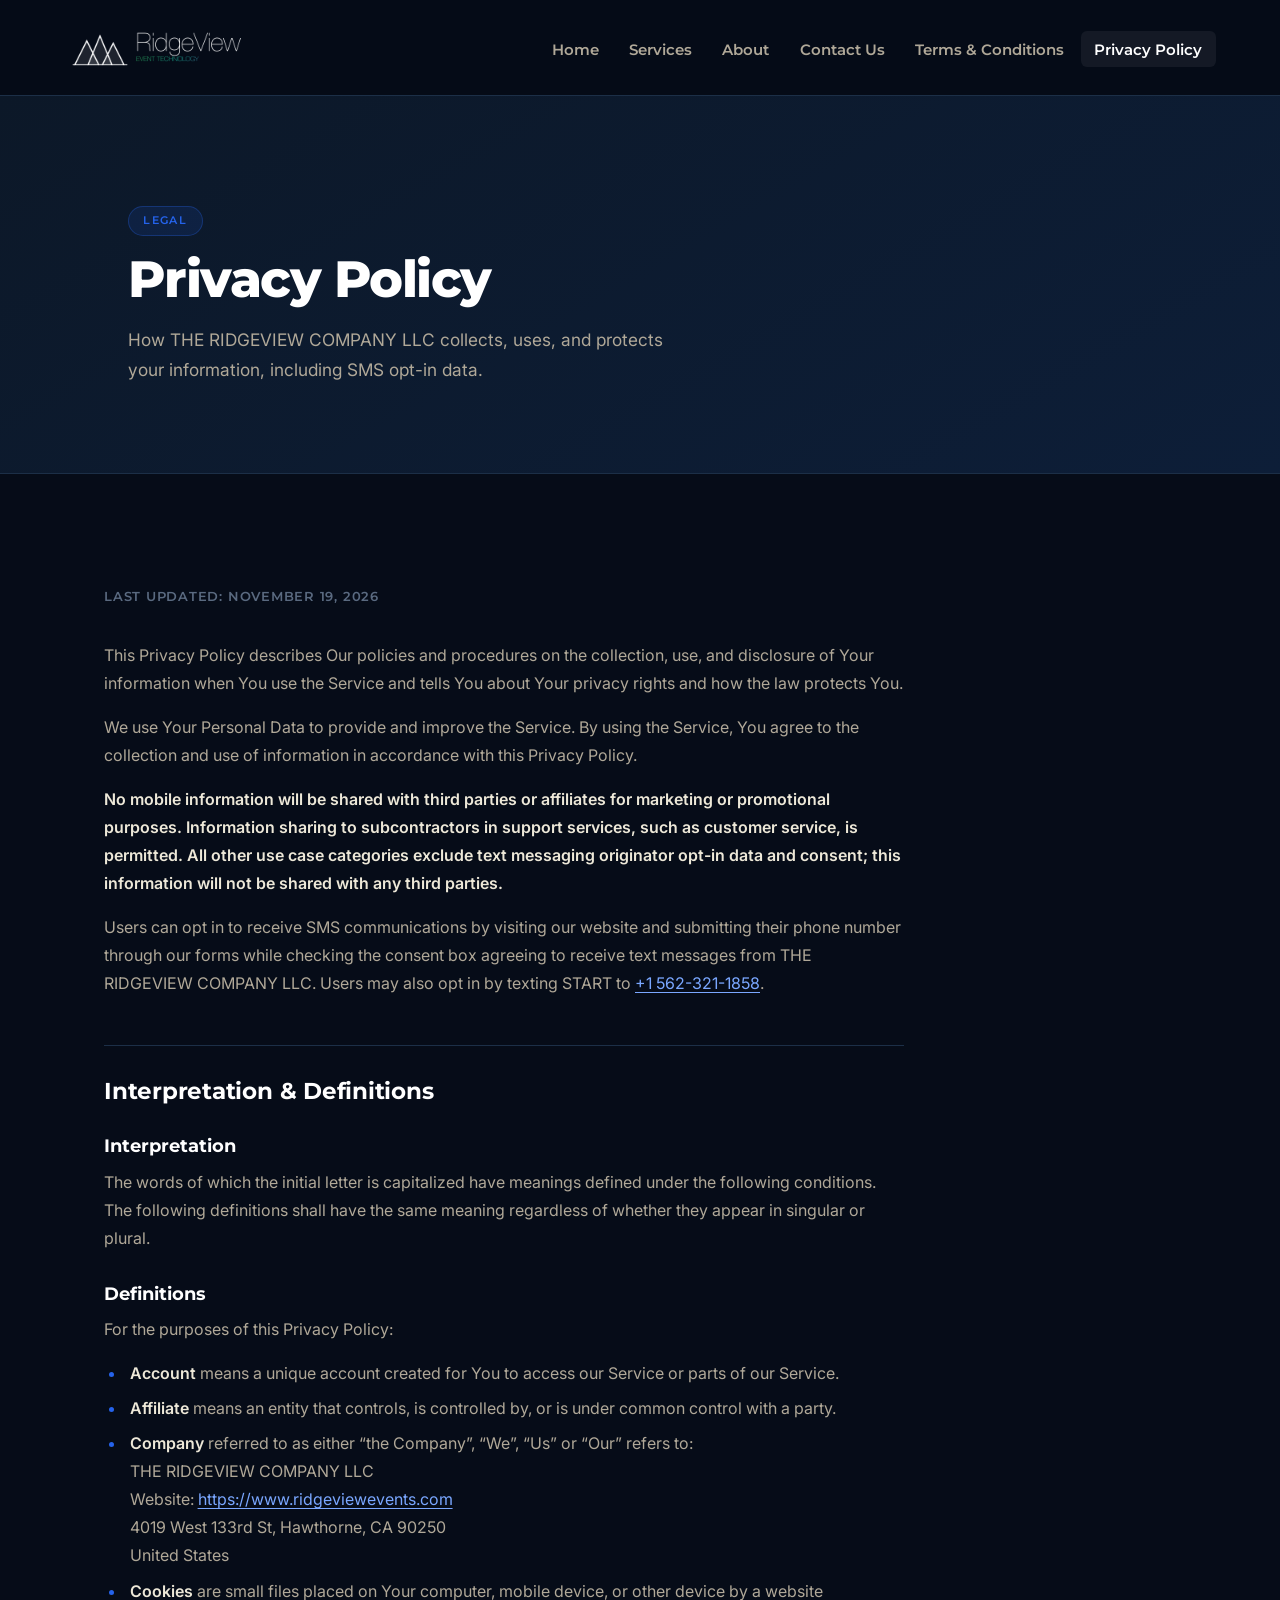
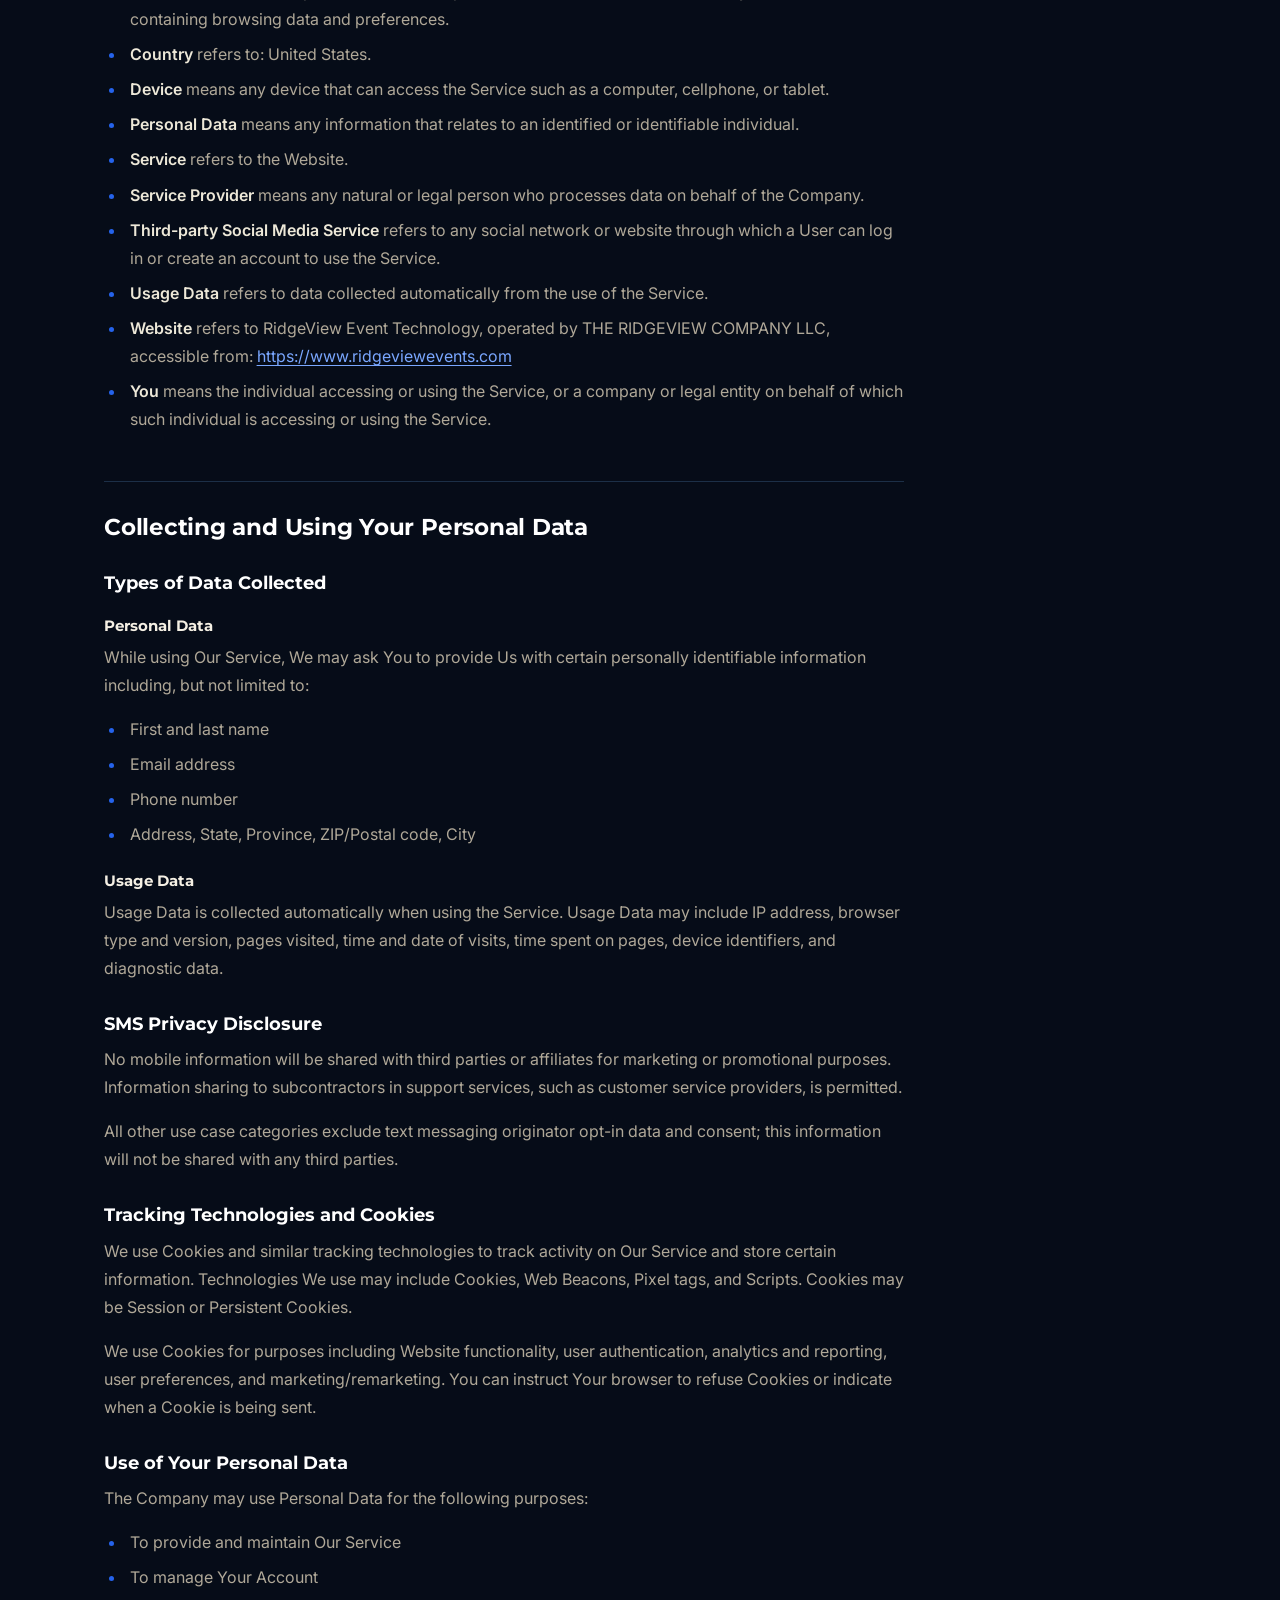
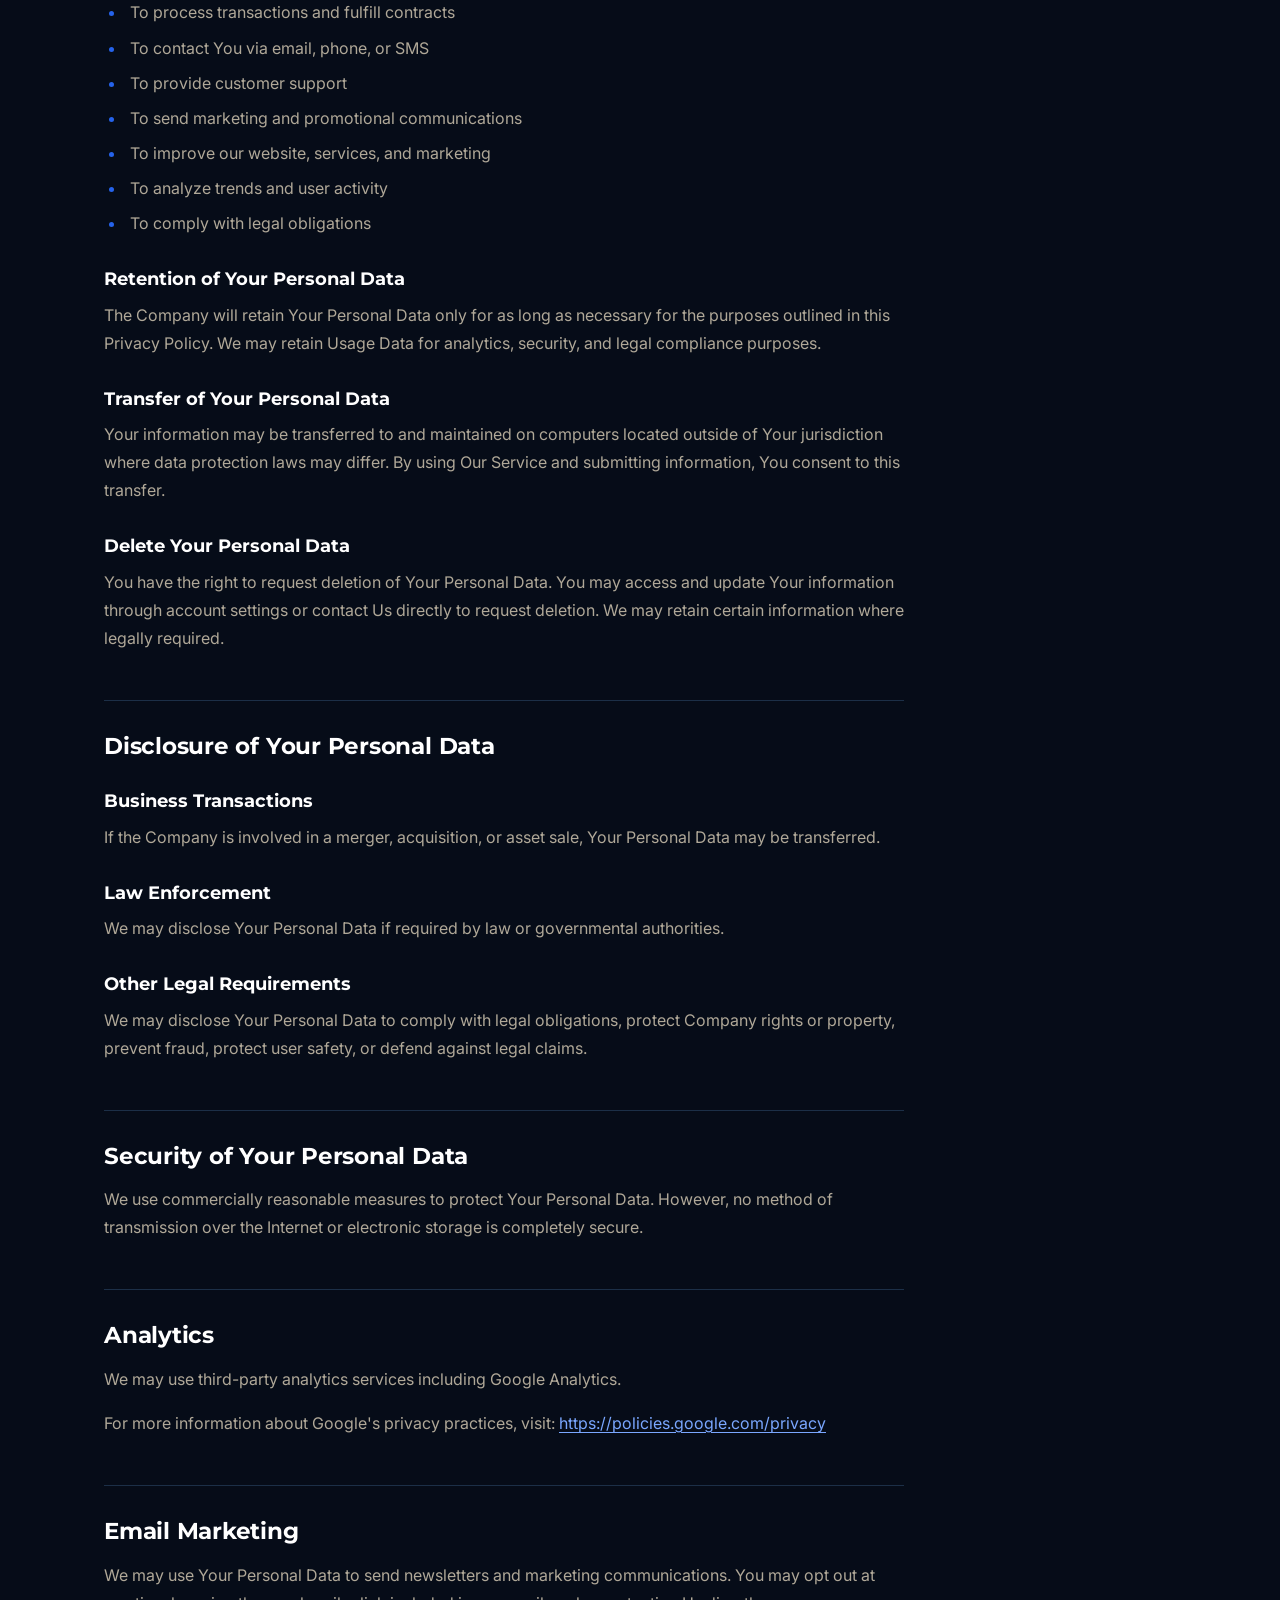
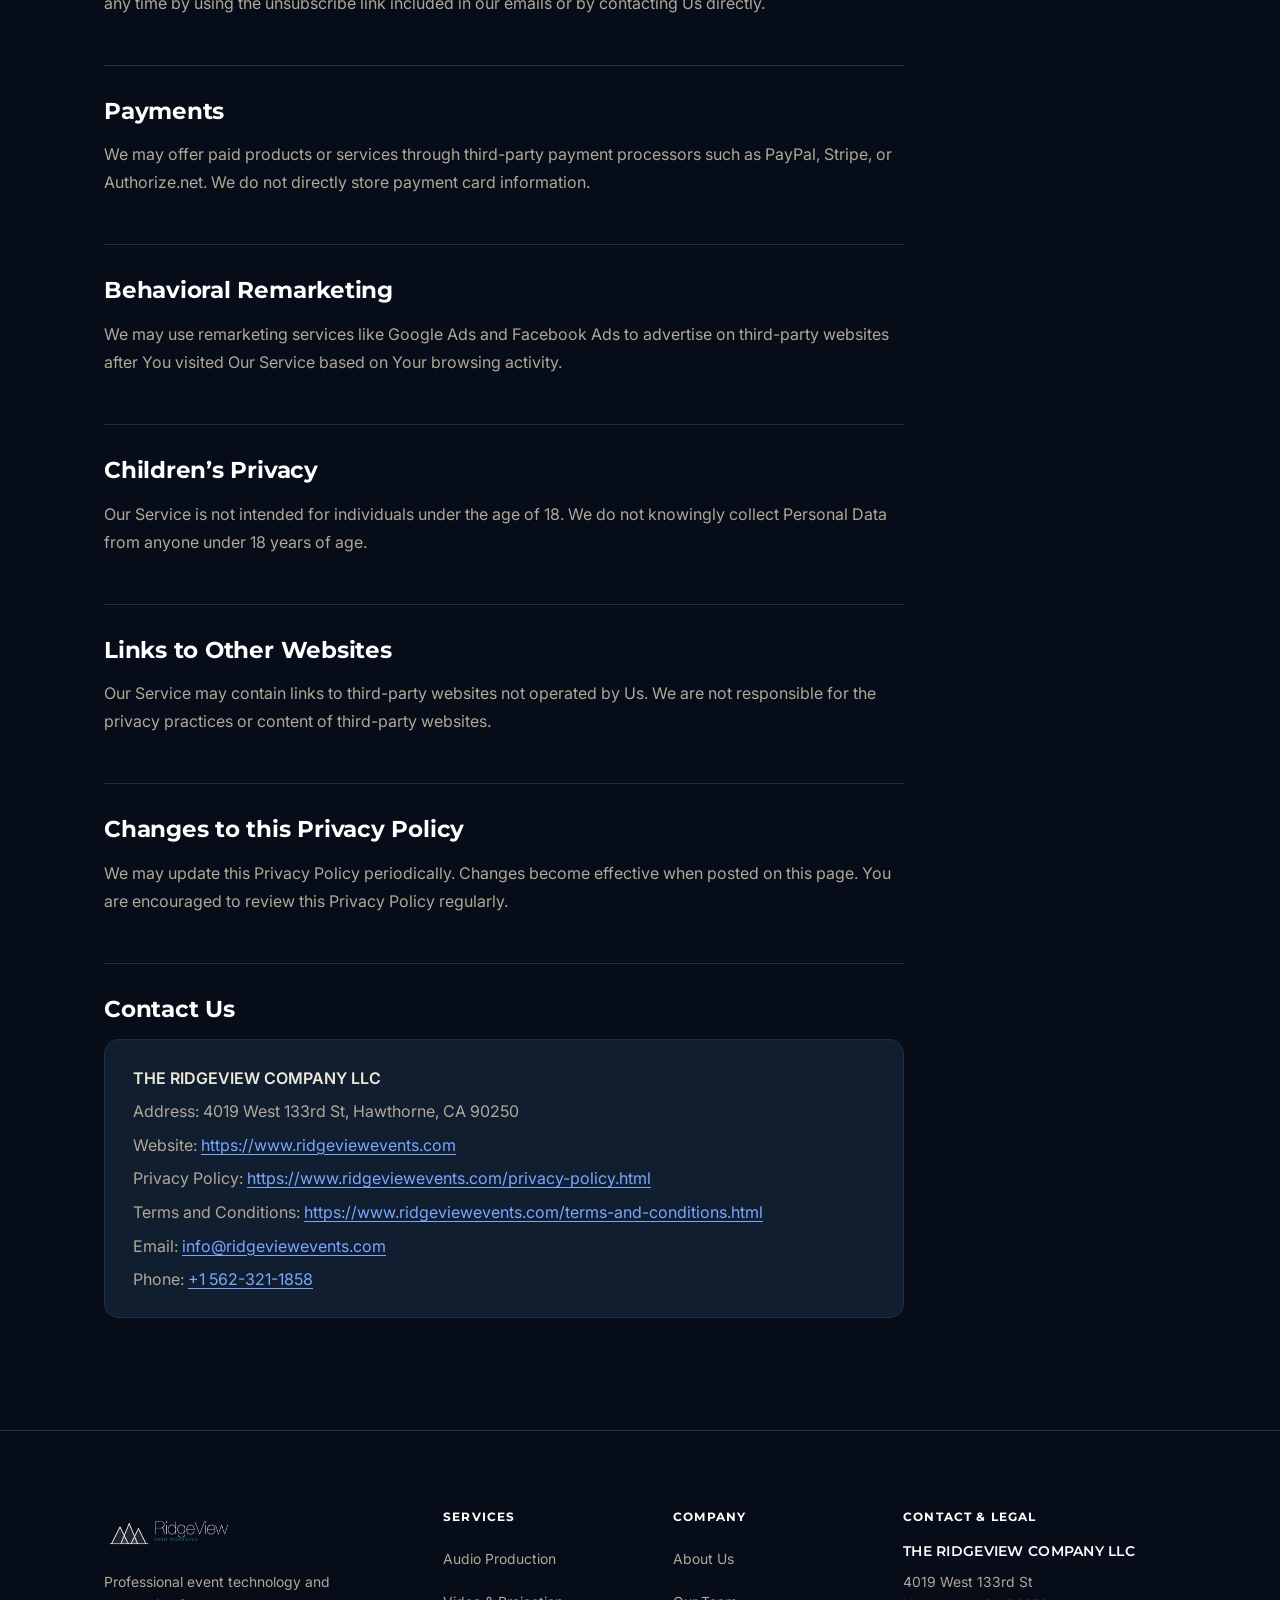
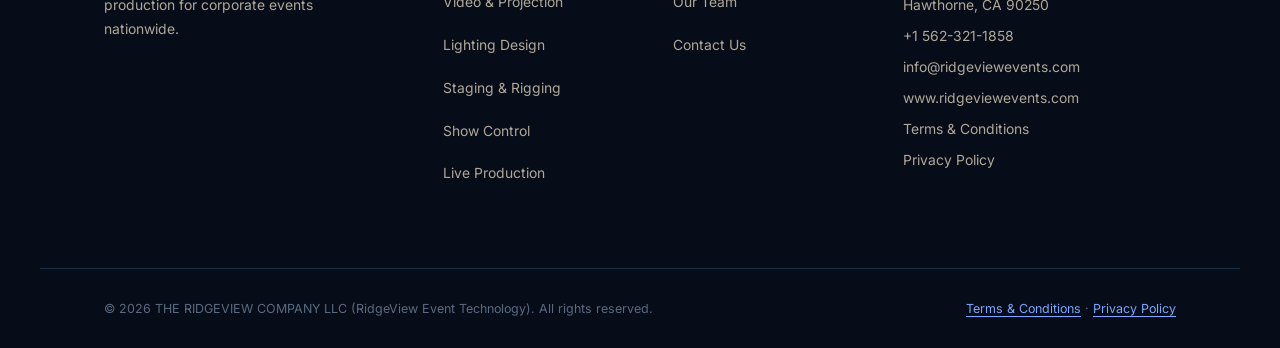
<file: privacy-policy.html>
<!DOCTYPE html>
<html lang="en">
<head>
  <meta charset="UTF-8">
  <meta name="viewport" content="width=device-width, initial-scale=1.0">
  <title>Privacy Policy | RidgeView Event Technology</title>
  <meta name="description" content="Privacy Policy for THE RIDGEVIEW COMPANY LLC (RidgeView Event Technology), including how we collect, use, and protect your information and SMS opt-in data.">
  <link rel="icon" type="image/png" href="Mountain-Logo.png">
  <link rel="stylesheet" href="style.css">
</head>
<body>

<!-- NAVIGATION -->
<nav class="nav">
  <a href="index.html" class="nav__logo">
    <img src="ridgeview-logo-dark.png" alt="RidgeView Event Technology">
  </a>
  <ul class="nav__links">
    <li><a href="index.html">Home</a></li>
    <li><a href="services.html">Services</a></li>
    <li><a href="about.html">About</a></li>
    <li><a href="contact.html">Contact Us</a></li>
    <li><a href="terms-and-conditions.html">Terms &amp; Conditions</a></li>
    <li><a href="privacy-policy.html" class="active">Privacy Policy</a></li>
  </ul>
  <div class="nav__cta">
    <a href="contact.html" class="btn btn--primary">Get in Touch</a>
  </div>
  <button class="nav__hamburger" aria-label="Open menu">
    <span></span><span></span><span></span>
  </button>
  <div class="nav__mobile">
    <ul>
      <li><a href="index.html">Home</a></li>
      <li><a href="services.html">Services</a></li>
      <li><a href="about.html">About</a></li>
      <li><a href="contact.html">Contact Us</a></li>
      <li><a href="terms-and-conditions.html">Terms &amp; Conditions</a></li>
      <li><a href="privacy-policy.html" class="active">Privacy Policy</a></li>
    </ul>
    <a href="contact.html" class="btn btn--primary nav__mobile__cta">Get in Touch</a>
  </div>
</nav>

<!-- PAGE HERO -->
<div class="page-hero">
  <div class="container">
    <div class="label page-hero__label">Legal</div>
    <h1>Privacy Policy</h1>
    <p>How THE RIDGEVIEW COMPANY LLC collects, uses, and protects your information, including SMS opt-in data.</p>
  </div>
</div>

<!-- POLICY -->
<section class="section">
  <div class="container">
    <article class="legal-content">
      <p class="legal-updated">Last Updated: November 19, 2026</p>

      <p>This Privacy Policy describes Our policies and procedures on the collection, use, and disclosure of Your information when You use the Service and tells You about Your privacy rights and how the law protects You.</p>
      <p>We use Your Personal Data to provide and improve the Service. By using the Service, You agree to the collection and use of information in accordance with this Privacy Policy.</p>
      <p><strong>No mobile information will be shared with third parties or affiliates for marketing or promotional purposes. Information sharing to subcontractors in support services, such as customer service, is permitted. All other use case categories exclude text messaging originator opt-in data and consent; this information will not be shared with any third parties.</strong></p>
      <p>Users can opt in to receive SMS communications by visiting our website and submitting their phone number through our forms while checking the consent box agreeing to receive text messages from THE RIDGEVIEW COMPANY LLC. Users may also opt in by texting START to <a href="tel:+15623211858">+1 562-321-1858</a>.</p>

      <h2>Interpretation &amp; Definitions</h2>

      <h3>Interpretation</h3>
      <p>The words of which the initial letter is capitalized have meanings defined under the following conditions. The following definitions shall have the same meaning regardless of whether they appear in singular or plural.</p>

      <h3>Definitions</h3>
      <p>For the purposes of this Privacy Policy:</p>
      <ul>
        <li><strong>Account</strong> means a unique account created for You to access our Service or parts of our Service.</li>
        <li><strong>Affiliate</strong> means an entity that controls, is controlled by, or is under common control with a party.</li>
        <li><strong>Company</strong> referred to as either &ldquo;the Company&rdquo;, &ldquo;We&rdquo;, &ldquo;Us&rdquo; or &ldquo;Our&rdquo; refers to:<br>
          THE RIDGEVIEW COMPANY LLC<br>
          Website: <a href="https://www.ridgeviewevents.com">https://www.ridgeviewevents.com</a><br>
          4019 West 133rd St, Hawthorne, CA 90250<br>
          United States</li>
        <li><strong>Cookies</strong> are small files placed on Your computer, mobile device, or other device by a website containing browsing data and preferences.</li>
        <li><strong>Country</strong> refers to: United States.</li>
        <li><strong>Device</strong> means any device that can access the Service such as a computer, cellphone, or tablet.</li>
        <li><strong>Personal Data</strong> means any information that relates to an identified or identifiable individual.</li>
        <li><strong>Service</strong> refers to the Website.</li>
        <li><strong>Service Provider</strong> means any natural or legal person who processes data on behalf of the Company.</li>
        <li><strong>Third-party Social Media Service</strong> refers to any social network or website through which a User can log in or create an account to use the Service.</li>
        <li><strong>Usage Data</strong> refers to data collected automatically from the use of the Service.</li>
        <li><strong>Website</strong> refers to RidgeView Event Technology, operated by THE RIDGEVIEW COMPANY LLC, accessible from: <a href="https://www.ridgeviewevents.com">https://www.ridgeviewevents.com</a></li>
        <li><strong>You</strong> means the individual accessing or using the Service, or a company or legal entity on behalf of which such individual is accessing or using the Service.</li>
      </ul>

      <h2>Collecting and Using Your Personal Data</h2>

      <h3>Types of Data Collected</h3>

      <h4>Personal Data</h4>
      <p>While using Our Service, We may ask You to provide Us with certain personally identifiable information including, but not limited to:</p>
      <ul>
        <li>First and last name</li>
        <li>Email address</li>
        <li>Phone number</li>
        <li>Address, State, Province, ZIP/Postal code, City</li>
      </ul>

      <h4>Usage Data</h4>
      <p>Usage Data is collected automatically when using the Service. Usage Data may include IP address, browser type and version, pages visited, time and date of visits, time spent on pages, device identifiers, and diagnostic data.</p>

      <h3>SMS Privacy Disclosure</h3>
      <p>No mobile information will be shared with third parties or affiliates for marketing or promotional purposes. Information sharing to subcontractors in support services, such as customer service providers, is permitted.</p>
      <p>All other use case categories exclude text messaging originator opt-in data and consent; this information will not be shared with any third parties.</p>

      <h3>Tracking Technologies and Cookies</h3>
      <p>We use Cookies and similar tracking technologies to track activity on Our Service and store certain information. Technologies We use may include Cookies, Web Beacons, Pixel tags, and Scripts. Cookies may be Session or Persistent Cookies.</p>
      <p>We use Cookies for purposes including Website functionality, user authentication, analytics and reporting, user preferences, and marketing/remarketing. You can instruct Your browser to refuse Cookies or indicate when a Cookie is being sent.</p>

      <h3>Use of Your Personal Data</h3>
      <p>The Company may use Personal Data for the following purposes:</p>
      <ul>
        <li>To provide and maintain Our Service</li>
        <li>To manage Your Account</li>
        <li>To process transactions and fulfill contracts</li>
        <li>To contact You via email, phone, or SMS</li>
        <li>To provide customer support</li>
        <li>To send marketing and promotional communications</li>
        <li>To improve our website, services, and marketing</li>
        <li>To analyze trends and user activity</li>
        <li>To comply with legal obligations</li>
      </ul>

      <h3>Retention of Your Personal Data</h3>
      <p>The Company will retain Your Personal Data only for as long as necessary for the purposes outlined in this Privacy Policy. We may retain Usage Data for analytics, security, and legal compliance purposes.</p>

      <h3>Transfer of Your Personal Data</h3>
      <p>Your information may be transferred to and maintained on computers located outside of Your jurisdiction where data protection laws may differ. By using Our Service and submitting information, You consent to this transfer.</p>

      <h3>Delete Your Personal Data</h3>
      <p>You have the right to request deletion of Your Personal Data. You may access and update Your information through account settings or contact Us directly to request deletion. We may retain certain information where legally required.</p>

      <h2>Disclosure of Your Personal Data</h2>

      <h3>Business Transactions</h3>
      <p>If the Company is involved in a merger, acquisition, or asset sale, Your Personal Data may be transferred.</p>

      <h3>Law Enforcement</h3>
      <p>We may disclose Your Personal Data if required by law or governmental authorities.</p>

      <h3>Other Legal Requirements</h3>
      <p>We may disclose Your Personal Data to comply with legal obligations, protect Company rights or property, prevent fraud, protect user safety, or defend against legal claims.</p>

      <h2>Security of Your Personal Data</h2>
      <p>We use commercially reasonable measures to protect Your Personal Data. However, no method of transmission over the Internet or electronic storage is completely secure.</p>

      <h2>Analytics</h2>
      <p>We may use third-party analytics services including Google Analytics.</p>
      <p>For more information about Google's privacy practices, visit: <a href="https://policies.google.com/privacy" target="_blank" rel="noopener">https://policies.google.com/privacy</a></p>

      <h2>Email Marketing</h2>
      <p>We may use Your Personal Data to send newsletters and marketing communications. You may opt out at any time by using the unsubscribe link included in our emails or by contacting Us directly.</p>

      <h2>Payments</h2>
      <p>We may offer paid products or services through third-party payment processors such as PayPal, Stripe, or Authorize.net. We do not directly store payment card information.</p>

      <h2>Behavioral Remarketing</h2>
      <p>We may use remarketing services like Google Ads and Facebook Ads to advertise on third-party websites after You visited Our Service based on Your browsing activity.</p>

      <h2>Children&rsquo;s Privacy</h2>
      <p>Our Service is not intended for individuals under the age of 18. We do not knowingly collect Personal Data from anyone under 18 years of age.</p>

      <h2>Links to Other Websites</h2>
      <p>Our Service may contain links to third-party websites not operated by Us. We are not responsible for the privacy practices or content of third-party websites.</p>

      <h2>Changes to this Privacy Policy</h2>
      <p>We may update this Privacy Policy periodically. Changes become effective when posted on this page. You are encouraged to review this Privacy Policy regularly.</p>

      <h2>Contact Us</h2>
      <div class="legal-contact">
        <p><strong>THE RIDGEVIEW COMPANY LLC</strong></p>
        <p>Address: 4019 West 133rd St, Hawthorne, CA 90250</p>
        <p>Website: <a href="https://www.ridgeviewevents.com">https://www.ridgeviewevents.com</a></p>
        <p>Privacy Policy: <a href="https://www.ridgeviewevents.com/privacy-policy.html">https://www.ridgeviewevents.com/privacy-policy.html</a></p>
        <p>Terms and Conditions: <a href="https://www.ridgeviewevents.com/terms-and-conditions.html">https://www.ridgeviewevents.com/terms-and-conditions.html</a></p>
        <p>Email: <a href="mailto:info@ridgeviewevents.com">info@ridgeviewevents.com</a></p>
        <p>Phone: <a href="tel:+15623211858">+1 562-321-1858</a></p>
      </div>
    </article>
  </div>
</section>

<!-- FOOTER -->
<footer>
  <div class="footer__main">
    <div class="footer__brand">
      <img src="ridgeview-logo-dark.png" alt="RidgeView Event Technology">
      <p class="footer__tagline">Professional event technology and production for corporate events nationwide.</p>
    </div>
    <div class="footer__col">
      <h4>Services</h4>
      <ul>
        <li><a href="services.html">Audio Production</a></li>
        <li><a href="services.html">Video &amp; Projection</a></li>
        <li><a href="services.html">Lighting Design</a></li>
        <li><a href="services.html">Staging &amp; Rigging</a></li>
        <li><a href="services.html">Show Control</a></li>
        <li><a href="services.html">Live Production</a></li>
      </ul>
    </div>
    <div class="footer__col">
      <h4>Company</h4>
      <ul>
        <li><a href="about.html">About Us</a></li>
        <li><a href="about.html">Our Team</a></li>
        <li><a href="contact.html">Contact Us</a></li>
      </ul>
    </div>
    <div class="footer__col footer__contact">
      <h4>Contact &amp; Legal</h4>
      <ul>
        <li class="footer__legal-name">THE RIDGEVIEW COMPANY LLC</li>
        <li><address>4019 West 133rd St<br>Hawthorne, CA 90250</address></li>
        <li><a href="tel:+15623211858">+1 562-321-1858</a></li>
        <li><a href="mailto:info@ridgeviewevents.com">info@ridgeviewevents.com</a></li>
        <li><a href="https://www.ridgeviewevents.com">www.ridgeviewevents.com</a></li>
        <li><a href="terms-and-conditions.html">Terms &amp; Conditions</a></li>
        <li><a href="privacy-policy.html">Privacy Policy</a></li>
      </ul>
    </div>
  </div>
  <div class="footer__bottom">
    <span>&copy; 2026 THE RIDGEVIEW COMPANY LLC (RidgeView Event Technology). All rights reserved.</span>
    <span class="footer__legal-links"><a href="terms-and-conditions.html">Terms &amp; Conditions</a> &middot; <a href="privacy-policy.html">Privacy Policy</a></span>
  </div>
</footer>

<script>
  /* Mobile menu */
  const hamburger = document.querySelector('.nav__hamburger');
  const nav = document.querySelector('.nav');
  hamburger.addEventListener('click', () => {
    const open = nav.classList.toggle('nav--open');
    hamburger.setAttribute('aria-label', open ? 'Close menu' : 'Open menu');
  });
  document.querySelectorAll('.nav__mobile a').forEach(a => {
    a.addEventListener('click', () => nav.classList.remove('nav--open'));
  });
</script>
</body>
</html>
</file>
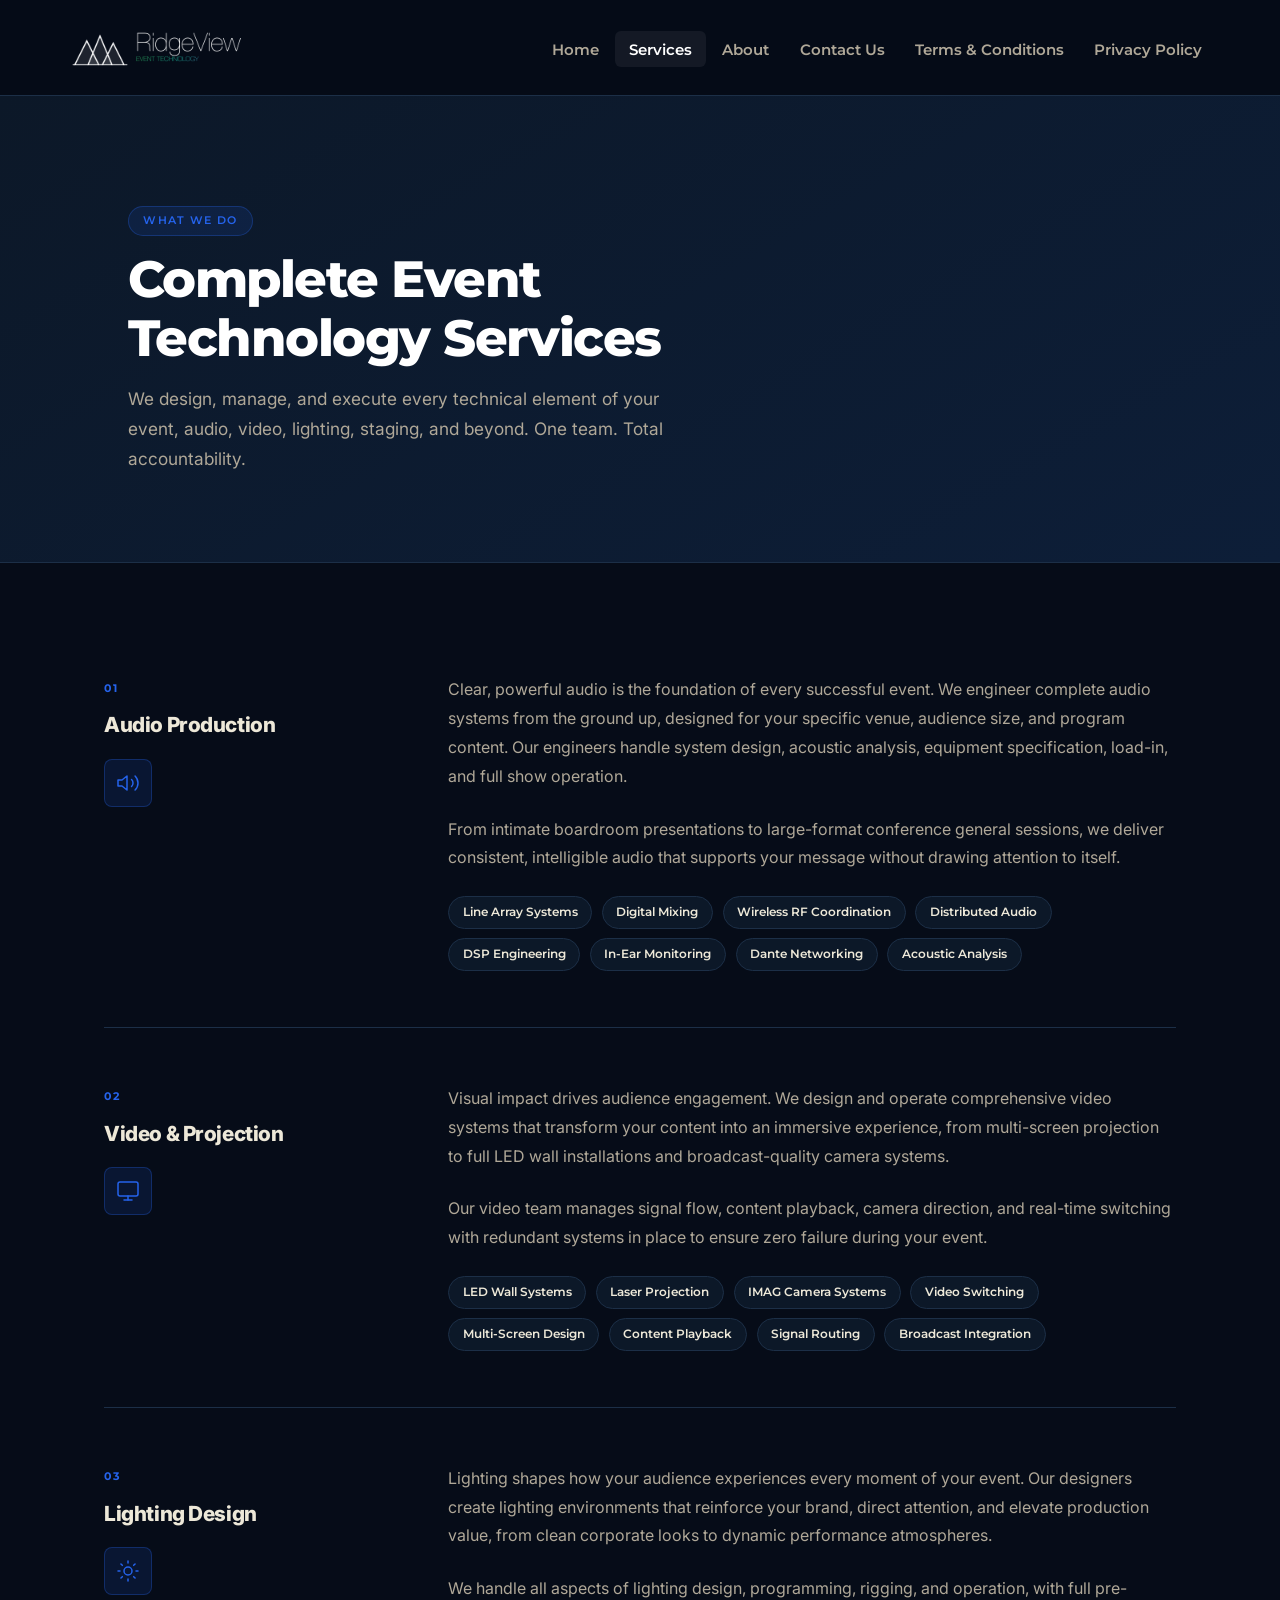
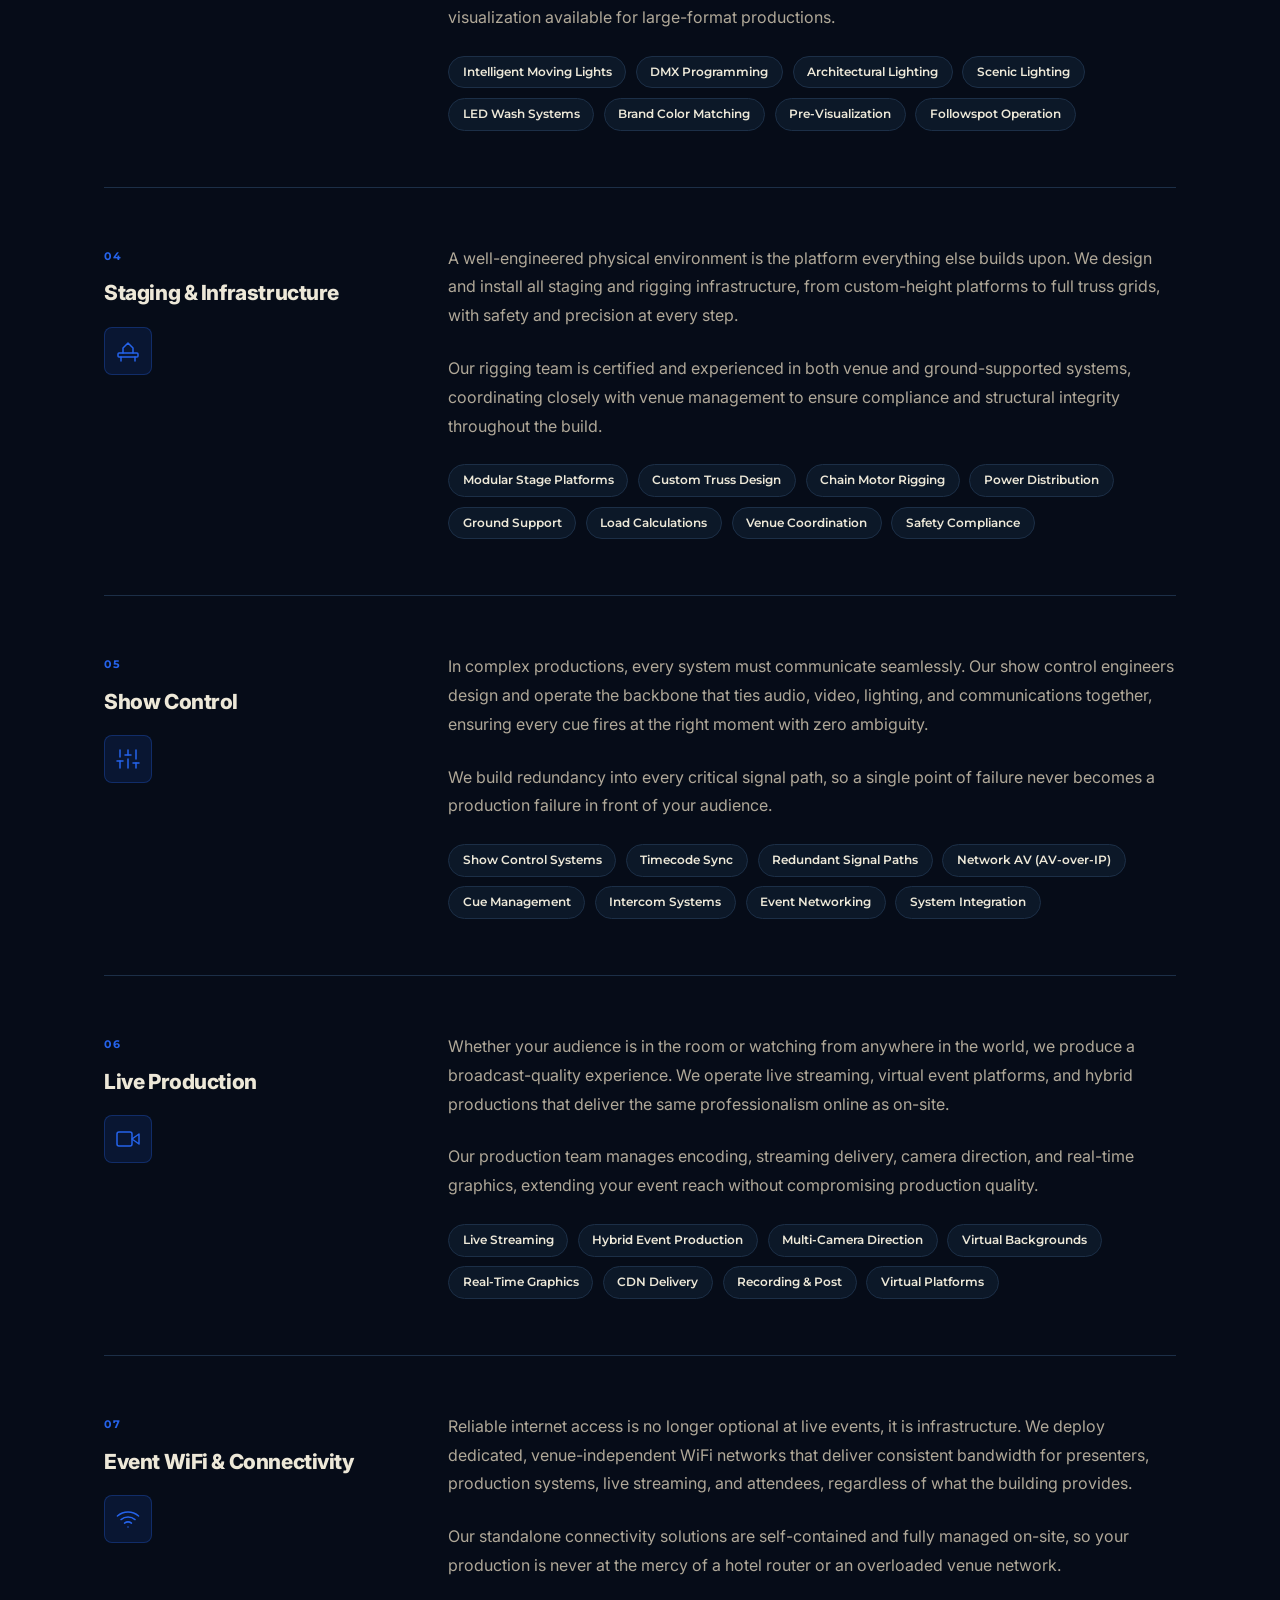
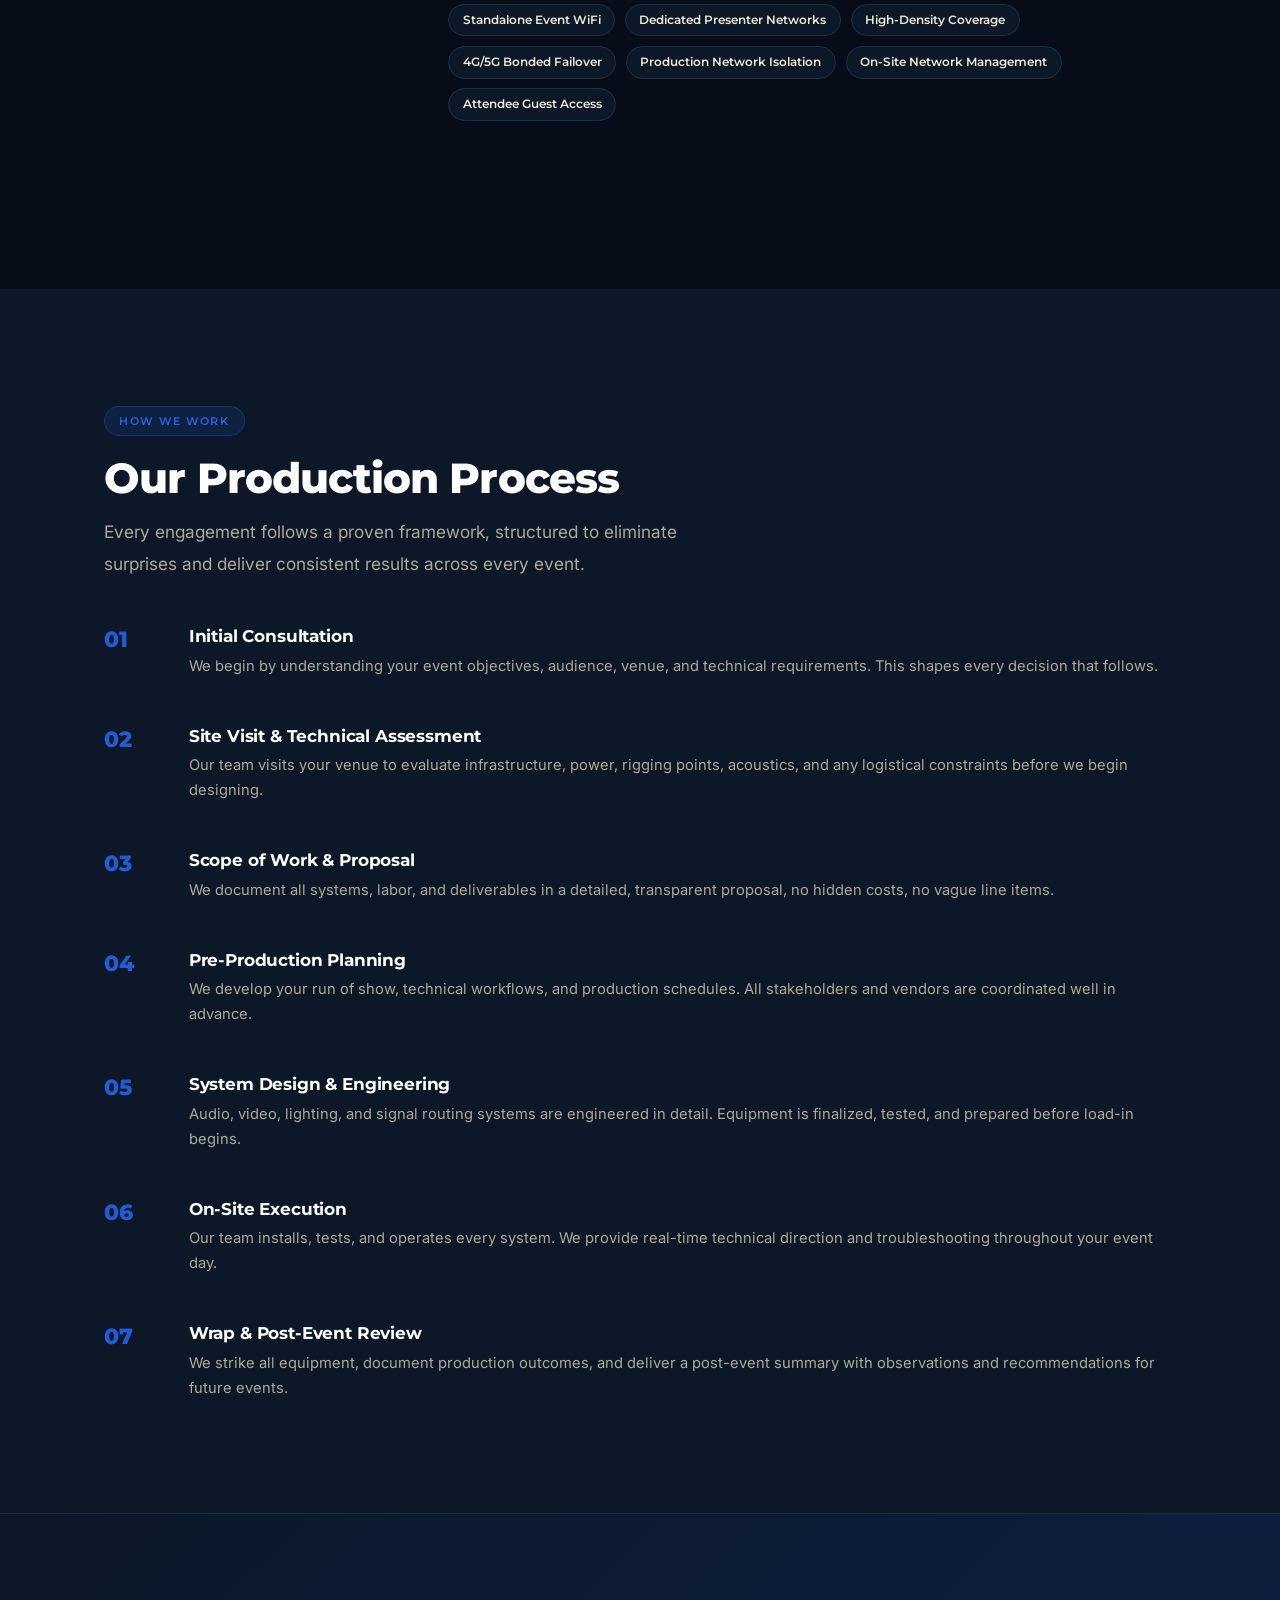
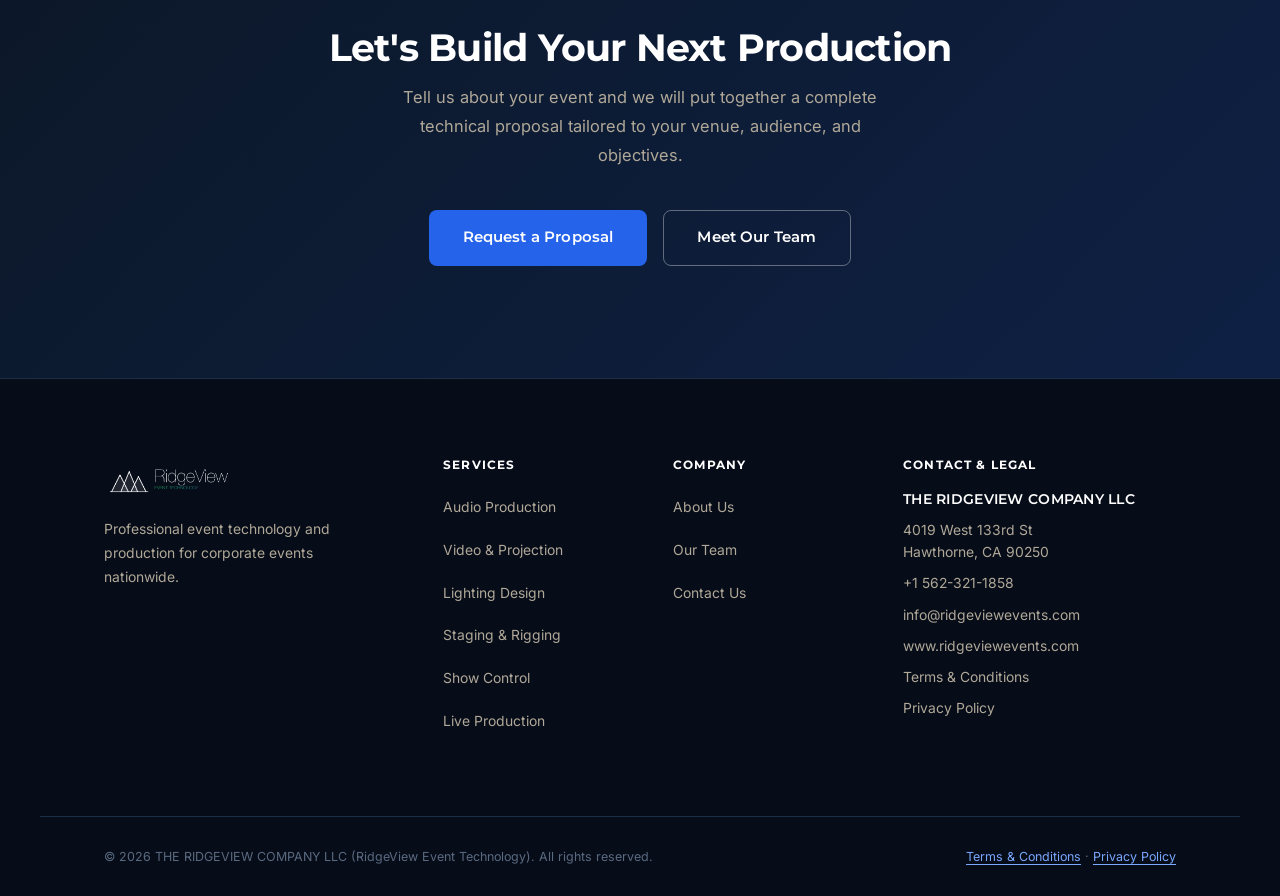
<file: services.html>
<!DOCTYPE html>
<html lang="en">
<head>
  <meta charset="UTF-8">
  <meta name="viewport" content="width=device-width, initial-scale=1.0">
  <title>Services | RidgeView Event Technology</title>
  <link rel="icon" type="image/png" href="Mountain-Logo.png">
  <link rel="stylesheet" href="style.css">
  <style>
    .service-detail {
      display: grid;
      grid-template-columns: 280px 1fr;
      gap: 4rem;
      padding: 3.5rem 0;
      border-top: 1px solid var(--border);
    }
    .service-detail:first-child { border-top: none; padding-top: 0; }
    .service-detail__meta { padding-top: .2rem; }
    .service-detail__num {
      font-family: 'Montserrat', sans-serif;
      font-size: .7rem;
      font-weight: 700;
      letter-spacing: .15em;
      text-transform: uppercase;
      color: var(--accent);
      margin-bottom: .6rem;
    }
    .service-detail__title {
      font-size: 1.3rem;
      font-weight: 800;
      letter-spacing: -.02em;
      margin-bottom: .5rem;
    }
    .service-detail__icon {
      width: 48px; height: 48px;
      background: var(--accent-glow);
      border: 1px solid rgba(37,99,235,.3);
      border-radius: var(--r);
      display: flex;
      align-items: center;
      justify-content: center;
      color: var(--accent);
      margin-top: 1rem;
    }
    .service-detail__icon svg { width: 24px; height: 24px; }
    .service-detail__body p {
      font-size: 1rem;
      color: var(--muted);
      line-height: 1.8;
      margin-bottom: 1.5rem;
    }
    .capability-tags {
      display: flex;
      flex-wrap: wrap;
      gap: .6rem;
    }
    .cap-tag {
      font-family: 'Montserrat', sans-serif;
      font-size: .75rem;
      font-weight: 600;
      color: var(--text);
      background: var(--surface);
      border: 1px solid var(--border);
      padding: .32rem .85rem;
      border-radius: 20px;
    }

    @media (max-width: 900px) {
      .service-detail { grid-template-columns: 1fr; gap: 1.5rem; }
      .service-detail__icon { display: none; }
    }
  </style>
</head>
<body>

<!-- NAVIGATION -->
<nav class="nav">
  <a href="index.html" class="nav__logo">
    <img src="ridgeview-logo-dark.png" alt="RidgeView Event Technology">
  </a>
  <ul class="nav__links">
    <li><a href="index.html">Home</a></li>
    <li><a href="services.html" class="active">Services</a></li>
    <li><a href="about.html">About</a></li>
    <li><a href="contact.html">Contact Us</a></li>
    <li><a href="terms-and-conditions.html">Terms &amp; Conditions</a></li>
    <li><a href="privacy-policy.html">Privacy Policy</a></li>
  </ul>
  <div class="nav__cta">
    <a href="contact.html" class="btn btn--primary">Get in Touch</a>
  </div>
  <button class="nav__hamburger" aria-label="Open menu">
    <span></span><span></span><span></span>
  </button>
  <div class="nav__mobile">
    <ul>
      <li><a href="index.html">Home</a></li>
      <li><a href="services.html" class="active">Services</a></li>
      <li><a href="about.html">About</a></li>
      <li><a href="contact.html">Contact Us</a></li>
      <li><a href="terms-and-conditions.html">Terms &amp; Conditions</a></li>
      <li><a href="privacy-policy.html">Privacy Policy</a></li>
    </ul>
    <a href="contact.html" class="btn btn--primary nav__mobile__cta">Get in Touch</a>
  </div>
</nav>

<!-- PAGE HERO -->
<div class="page-hero">
  <div class="container">
    <div class="label page-hero__label">What We Do</div>
    <h1>Complete Event<br>Technology Services</h1>
    <p>We design, manage, and execute every technical element of your event, audio, video, lighting, staging, and beyond. One team. Total accountability.</p>
  </div>
</div>

<!-- SERVICE DETAILS -->
<section class="section">
  <div class="container">

    <div class="service-detail reveal">
      <div class="service-detail__meta">
        <div class="service-detail__num">01</div>
        <div class="service-detail__title">Audio Production</div>
        <div class="service-detail__icon">
          <svg viewBox="0 0 24 24" fill="none" stroke="currentColor" stroke-width="1.5" stroke-linecap="round" stroke-linejoin="round">
            <polygon points="11 5 6 9 2 9 2 15 6 15 11 19 11 5"/>
            <path d="M15.54 8.46a5 5 0 0 1 0 7.07M19.07 4.93a10 10 0 0 1 0 14.14"/>
          </svg>
        </div>
      </div>
      <div class="service-detail__body">
        <p>Clear, powerful audio is the foundation of every successful event. We engineer complete audio systems from the ground up, designed for your specific venue, audience size, and program content. Our engineers handle system design, acoustic analysis, equipment specification, load-in, and full show operation.</p>
        <p>From intimate boardroom presentations to large-format conference general sessions, we deliver consistent, intelligible audio that supports your message without drawing attention to itself.</p>
        <div class="capability-tags">
          <span class="cap-tag">Line Array Systems</span>
          <span class="cap-tag">Digital Mixing</span>
          <span class="cap-tag">Wireless RF Coordination</span>
          <span class="cap-tag">Distributed Audio</span>
          <span class="cap-tag">DSP Engineering</span>
          <span class="cap-tag">In-Ear Monitoring</span>
          <span class="cap-tag">Dante Networking</span>
          <span class="cap-tag">Acoustic Analysis</span>
        </div>
      </div>
    </div>

    <div class="service-detail reveal">
      <div class="service-detail__meta">
        <div class="service-detail__num">02</div>
        <div class="service-detail__title">Video &amp; Projection</div>
        <div class="service-detail__icon">
          <svg viewBox="0 0 24 24" fill="none" stroke="currentColor" stroke-width="1.5" stroke-linecap="round" stroke-linejoin="round">
            <rect x="2" y="3" width="20" height="14" rx="2"/>
            <line x1="8" y1="21" x2="16" y2="21"/>
            <line x1="12" y1="17" x2="12" y2="21"/>
          </svg>
        </div>
      </div>
      <div class="service-detail__body">
        <p>Visual impact drives audience engagement. We design and operate comprehensive video systems that transform your content into an immersive experience, from multi-screen projection to full LED wall installations and broadcast-quality camera systems.</p>
        <p>Our video team manages signal flow, content playback, camera direction, and real-time switching with redundant systems in place to ensure zero failure during your event.</p>
        <div class="capability-tags">
          <span class="cap-tag">LED Wall Systems</span>
          <span class="cap-tag">Laser Projection</span>
          <span class="cap-tag">IMAG Camera Systems</span>
          <span class="cap-tag">Video Switching</span>
          <span class="cap-tag">Multi-Screen Design</span>
          <span class="cap-tag">Content Playback</span>
          <span class="cap-tag">Signal Routing</span>
          <span class="cap-tag">Broadcast Integration</span>
        </div>
      </div>
    </div>

    <div class="service-detail reveal">
      <div class="service-detail__meta">
        <div class="service-detail__num">03</div>
        <div class="service-detail__title">Lighting Design</div>
        <div class="service-detail__icon">
          <svg viewBox="0 0 24 24" fill="none" stroke="currentColor" stroke-width="1.5" stroke-linecap="round" stroke-linejoin="round">
            <circle cx="12" cy="12" r="4"/>
            <path d="M12 2v2M12 20v2M4.93 4.93l1.41 1.41M17.66 17.66l1.41 1.41M2 12h2M20 12h2M4.93 19.07l1.41-1.41M17.66 6.34l1.41-1.41"/>
          </svg>
        </div>
      </div>
      <div class="service-detail__body">
        <p>Lighting shapes how your audience experiences every moment of your event. Our designers create lighting environments that reinforce your brand, direct attention, and elevate production value, from clean corporate looks to dynamic performance atmospheres.</p>
        <p>We handle all aspects of lighting design, programming, rigging, and operation, with full pre-visualization available for large-format productions.</p>
        <div class="capability-tags">
          <span class="cap-tag">Intelligent Moving Lights</span>
          <span class="cap-tag">DMX Programming</span>
          <span class="cap-tag">Architectural Lighting</span>
          <span class="cap-tag">Scenic Lighting</span>
          <span class="cap-tag">LED Wash Systems</span>
          <span class="cap-tag">Brand Color Matching</span>
          <span class="cap-tag">Pre-Visualization</span>
          <span class="cap-tag">Followspot Operation</span>
        </div>
      </div>
    </div>

    <div class="service-detail reveal">
      <div class="service-detail__meta">
        <div class="service-detail__num">04</div>
        <div class="service-detail__title">Staging &amp; Infrastructure</div>
        <div class="service-detail__icon">
          <svg viewBox="0 0 24 24" fill="none" stroke="currentColor" stroke-width="1.5" stroke-linecap="round" stroke-linejoin="round">
            <rect x="2" y="14" width="20" height="4" rx="1"/>
            <line x1="5" y1="18" x2="5" y2="22"/>
            <line x1="19" y1="18" x2="19" y2="22"/>
            <path d="M7 14V9l5-5 5 5v5"/>
          </svg>
        </div>
      </div>
      <div class="service-detail__body">
        <p>A well-engineered physical environment is the platform everything else builds upon. We design and install all staging and rigging infrastructure, from custom-height platforms to full truss grids, with safety and precision at every step.</p>
        <p>Our rigging team is certified and experienced in both venue and ground-supported systems, coordinating closely with venue management to ensure compliance and structural integrity throughout the build.</p>
        <div class="capability-tags">
          <span class="cap-tag">Modular Stage Platforms</span>
          <span class="cap-tag">Custom Truss Design</span>
          <span class="cap-tag">Chain Motor Rigging</span>
          <span class="cap-tag">Power Distribution</span>
          <span class="cap-tag">Ground Support</span>
          <span class="cap-tag">Load Calculations</span>
          <span class="cap-tag">Venue Coordination</span>
          <span class="cap-tag">Safety Compliance</span>
        </div>
      </div>
    </div>

    <div class="service-detail reveal">
      <div class="service-detail__meta">
        <div class="service-detail__num">05</div>
        <div class="service-detail__title">Show Control</div>
        <div class="service-detail__icon">
          <svg viewBox="0 0 24 24" fill="none" stroke="currentColor" stroke-width="1.5" stroke-linecap="round" stroke-linejoin="round">
            <line x1="4" y1="21" x2="4" y2="14"/>
            <line x1="4" y1="10" x2="4" y2="3"/>
            <line x1="12" y1="21" x2="12" y2="12"/>
            <line x1="12" y1="8" x2="12" y2="3"/>
            <line x1="20" y1="21" x2="20" y2="16"/>
            <line x1="20" y1="12" x2="20" y2="3"/>
            <line x1="1" y1="14" x2="7" y2="14"/>
            <line x1="9" y1="8" x2="15" y2="8"/>
            <line x1="17" y1="16" x2="23" y2="16"/>
          </svg>
        </div>
      </div>
      <div class="service-detail__body">
        <p>In complex productions, every system must communicate seamlessly. Our show control engineers design and operate the backbone that ties audio, video, lighting, and communications together, ensuring every cue fires at the right moment with zero ambiguity.</p>
        <p>We build redundancy into every critical signal path, so a single point of failure never becomes a production failure in front of your audience.</p>
        <div class="capability-tags">
          <span class="cap-tag">Show Control Systems</span>
          <span class="cap-tag">Timecode Sync</span>
          <span class="cap-tag">Redundant Signal Paths</span>
          <span class="cap-tag">Network AV (AV-over-IP)</span>
          <span class="cap-tag">Cue Management</span>
          <span class="cap-tag">Intercom Systems</span>
          <span class="cap-tag">Event Networking</span>
          <span class="cap-tag">System Integration</span>
        </div>
      </div>
    </div>

    <div class="service-detail reveal">
      <div class="service-detail__meta">
        <div class="service-detail__num">06</div>
        <div class="service-detail__title">Live Production</div>
        <div class="service-detail__icon">
          <svg viewBox="0 0 24 24" fill="none" stroke="currentColor" stroke-width="1.5" stroke-linecap="round" stroke-linejoin="round">
            <polygon points="23 7 16 12 23 17 23 7"/>
            <rect x="1" y="5" width="15" height="14" rx="2"/>
          </svg>
        </div>
      </div>
      <div class="service-detail__body">
        <p>Whether your audience is in the room or watching from anywhere in the world, we produce a broadcast-quality experience. We operate live streaming, virtual event platforms, and hybrid productions that deliver the same professionalism online as on-site.</p>
        <p>Our production team manages encoding, streaming delivery, camera direction, and real-time graphics, extending your event reach without compromising production quality.</p>
        <div class="capability-tags">
          <span class="cap-tag">Live Streaming</span>
          <span class="cap-tag">Hybrid Event Production</span>
          <span class="cap-tag">Multi-Camera Direction</span>
          <span class="cap-tag">Virtual Backgrounds</span>
          <span class="cap-tag">Real-Time Graphics</span>
          <span class="cap-tag">CDN Delivery</span>
          <span class="cap-tag">Recording &amp; Post</span>
          <span class="cap-tag">Virtual Platforms</span>
        </div>
      </div>
    </div>

    <div class="service-detail reveal">
      <div class="service-detail__meta">
        <div class="service-detail__num">07</div>
        <div class="service-detail__title">Event WiFi &amp; Connectivity</div>
        <div class="service-detail__icon">
          <svg viewBox="0 0 24 24" fill="none" stroke="currentColor" stroke-width="1.5" stroke-linecap="round" stroke-linejoin="round">
            <path d="M5 12.55a11 11 0 0 1 14.08 0"/>
            <path d="M1.42 9a16 16 0 0 1 21.16 0"/>
            <path d="M8.53 16.11a6 6 0 0 1 6.95 0"/>
            <line x1="12" y1="20" x2="12.01" y2="20"/>
          </svg>
        </div>
      </div>
      <div class="service-detail__body">
        <p>Reliable internet access is no longer optional at live events, it is infrastructure. We deploy dedicated, venue-independent WiFi networks that deliver consistent bandwidth for presenters, production systems, live streaming, and attendees, regardless of what the building provides.</p>
        <p>Our standalone connectivity solutions are self-contained and fully managed on-site, so your production is never at the mercy of a hotel router or an overloaded venue network.</p>
        <div class="capability-tags">
          <span class="cap-tag">Standalone Event WiFi</span>
          <span class="cap-tag">Dedicated Presenter Networks</span>
          <span class="cap-tag">High-Density Coverage</span>
          <span class="cap-tag">4G/5G Bonded Failover</span>
          <span class="cap-tag">Production Network Isolation</span>
          <span class="cap-tag">On-Site Network Management</span>
          <span class="cap-tag">Attendee Guest Access</span>
        </div>
      </div>
    </div>

  </div>
</section>

<!-- OUR PROCESS -->
<section class="section section--alt">
  <div class="container">
    <div class="sh">
      <div class="label">How We Work</div>
      <h2 class="section-title">Our Production Process</h2>
      <p class="section-desc">Every engagement follows a proven framework, structured to eliminate surprises and deliver consistent results across every event.</p>
    </div>
    <div class="process-steps reveal">
      <div class="process-step">
        <span class="process-number">01</span>
        <div>
          <h3>Initial Consultation</h3>
          <p>We begin by understanding your event objectives, audience, venue, and technical requirements. This shapes every decision that follows.</p>
        </div>
      </div>
      <div class="process-step">
        <span class="process-number">02</span>
        <div>
          <h3>Site Visit &amp; Technical Assessment</h3>
          <p>Our team visits your venue to evaluate infrastructure, power, rigging points, acoustics, and any logistical constraints before we begin designing.</p>
        </div>
      </div>
      <div class="process-step">
        <span class="process-number">03</span>
        <div>
          <h3>Scope of Work &amp; Proposal</h3>
          <p>We document all systems, labor, and deliverables in a detailed, transparent proposal, no hidden costs, no vague line items.</p>
        </div>
      </div>
      <div class="process-step">
        <span class="process-number">04</span>
        <div>
          <h3>Pre-Production Planning</h3>
          <p>We develop your run of show, technical workflows, and production schedules. All stakeholders and vendors are coordinated well in advance.</p>
        </div>
      </div>
      <div class="process-step">
        <span class="process-number">05</span>
        <div>
          <h3>System Design &amp; Engineering</h3>
          <p>Audio, video, lighting, and signal routing systems are engineered in detail. Equipment is finalized, tested, and prepared before load-in begins.</p>
        </div>
      </div>
      <div class="process-step">
        <span class="process-number">06</span>
        <div>
          <h3>On-Site Execution</h3>
          <p>Our team installs, tests, and operates every system. We provide real-time technical direction and troubleshooting throughout your event day.</p>
        </div>
      </div>
      <div class="process-step">
        <span class="process-number">07</span>
        <div>
          <h3>Wrap &amp; Post-Event Review</h3>
          <p>We strike all equipment, document production outcomes, and deliver a post-event summary with observations and recommendations for future events.</p>
        </div>
      </div>
    </div>
  </div>
</section>

<!-- CTA -->
<div class="cta-band">
  <h2>Let's Build Your Next Production</h2>
  <p>Tell us about your event and we will put together a complete technical proposal tailored to your venue, audience, and objectives.</p>
  <div class="cta-band__btns">
    <a href="contact.html" class="btn btn--primary">Request a Proposal</a>
    <a href="about.html" class="btn btn--ghost">Meet Our Team</a>
  </div>
</div>

<!-- FOOTER -->
<footer>
  <div class="footer__main">
    <div class="footer__brand">
      <img src="ridgeview-logo-dark.png" alt="RidgeView Event Technology">
      <p class="footer__tagline">Professional event technology and production for corporate events nationwide.</p>
    </div>
    <div class="footer__col">
      <h4>Services</h4>
      <ul>
        <li><a href="services.html">Audio Production</a></li>
        <li><a href="services.html">Video &amp; Projection</a></li>
        <li><a href="services.html">Lighting Design</a></li>
        <li><a href="services.html">Staging &amp; Rigging</a></li>
        <li><a href="services.html">Show Control</a></li>
        <li><a href="services.html">Live Production</a></li>
      </ul>
    </div>
    <div class="footer__col">
      <h4>Company</h4>
      <ul>
        <li><a href="about.html">About Us</a></li>
        <li><a href="about.html">Our Team</a></li>
        <li><a href="contact.html">Contact Us</a></li>
      </ul>
    </div>
    <div class="footer__col footer__contact">
      <h4>Contact &amp; Legal</h4>
      <ul>
        <li class="footer__legal-name">THE RIDGEVIEW COMPANY LLC</li>
        <li><address>4019 West 133rd St<br>Hawthorne, CA 90250</address></li>
        <li><a href="tel:+15623211858">+1 562-321-1858</a></li>
        <li><a href="mailto:info@ridgeviewevents.com">info@ridgeviewevents.com</a></li>
        <li><a href="https://www.ridgeviewevents.com">www.ridgeviewevents.com</a></li>
        <li><a href="terms-and-conditions.html">Terms &amp; Conditions</a></li>
        <li><a href="privacy-policy.html">Privacy Policy</a></li>
      </ul>
    </div>
  </div>
  <div class="footer__bottom">
    <span>&copy; 2026 THE RIDGEVIEW COMPANY LLC (RidgeView Event Technology). All rights reserved.</span>
    <span class="footer__legal-links"><a href="terms-and-conditions.html">Terms &amp; Conditions</a> &middot; <a href="privacy-policy.html">Privacy Policy</a></span>
  </div>
</footer>

<script>
  /* Mobile menu */
  const hamburger = document.querySelector('.nav__hamburger');
  const nav = document.querySelector('.nav');
  hamburger.addEventListener('click', () => {
    const open = nav.classList.toggle('nav--open');
    hamburger.setAttribute('aria-label', open ? 'Close menu' : 'Open menu');
  });
  document.querySelectorAll('.nav__mobile a').forEach(a => {
    a.addEventListener('click', () => nav.classList.remove('nav--open'));
  });

  const io = new IntersectionObserver(entries => {
    entries.forEach(e => {
      if (e.isIntersecting) { e.target.classList.add('visible'); io.unobserve(e.target); }
    });
  }, { threshold: 0.08 });
  document.querySelectorAll('.reveal').forEach(el => io.observe(el));
</script>
</body>
</html>
</file>
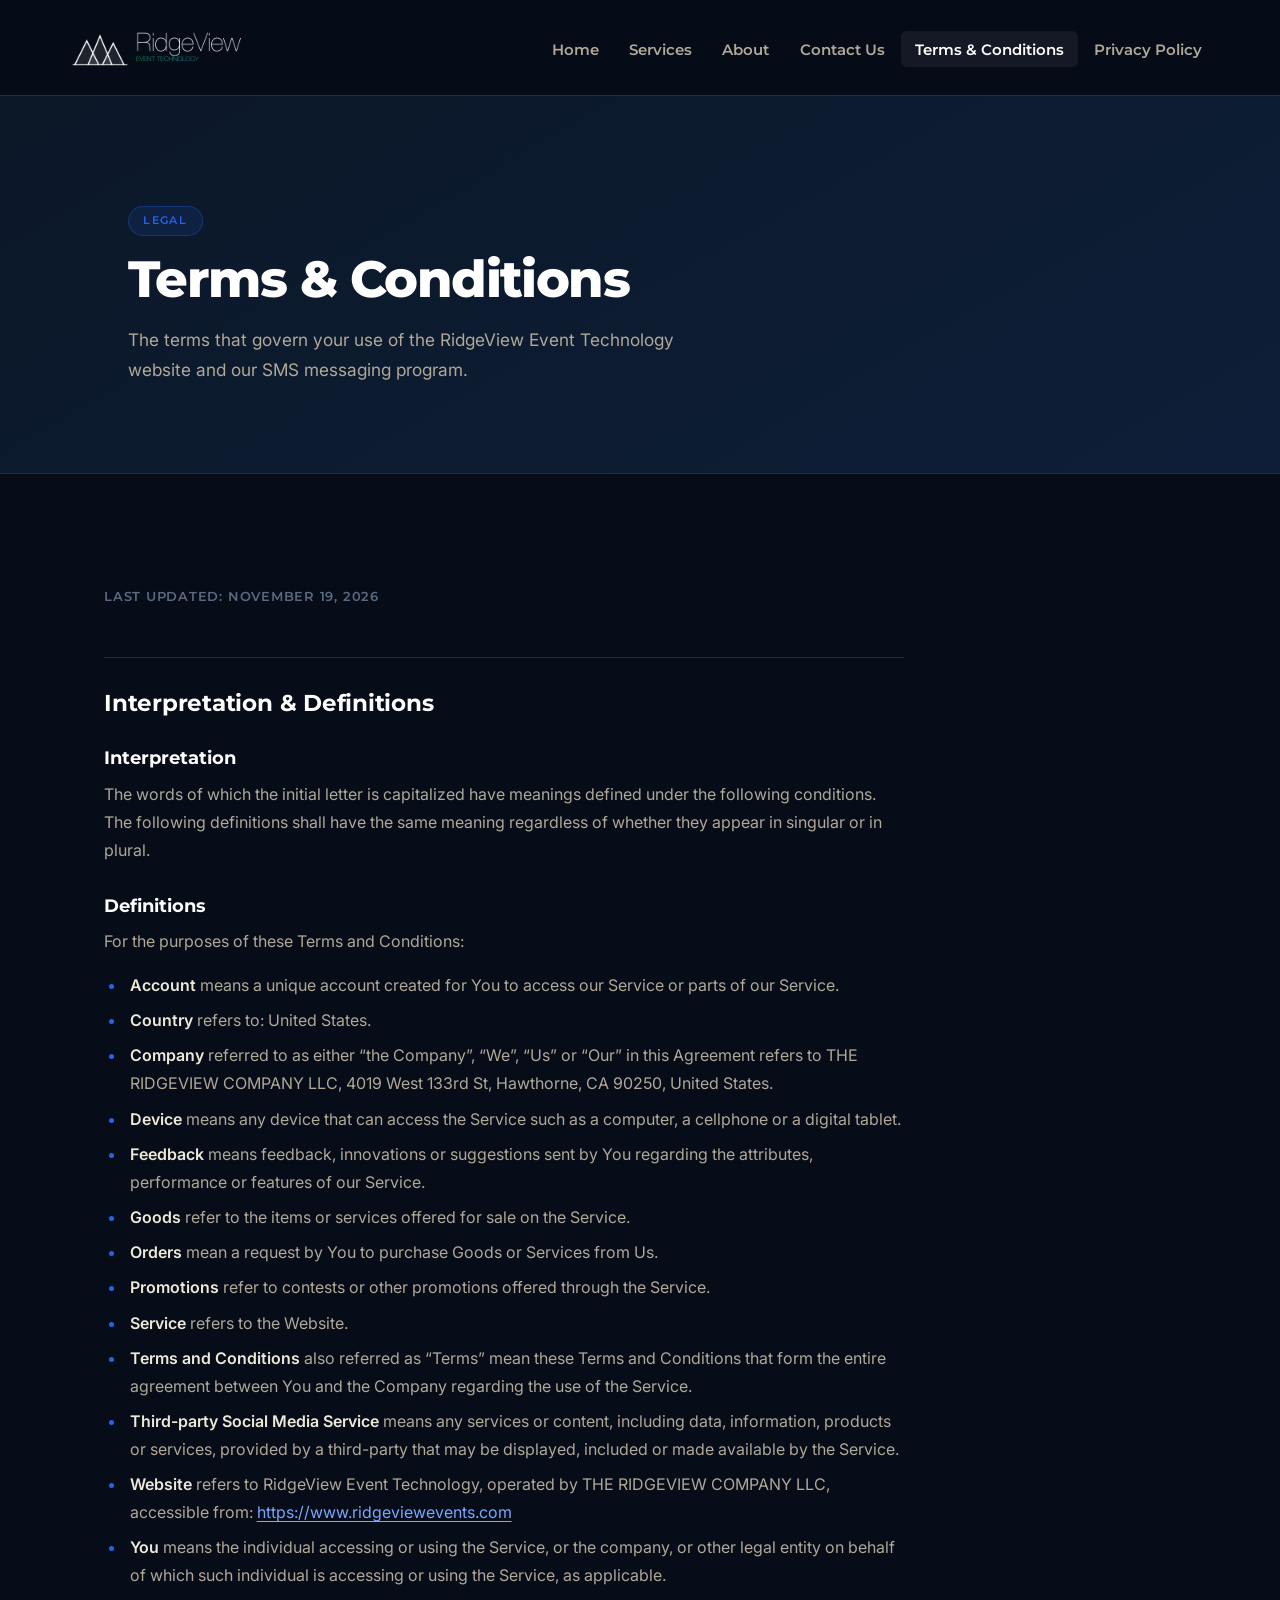
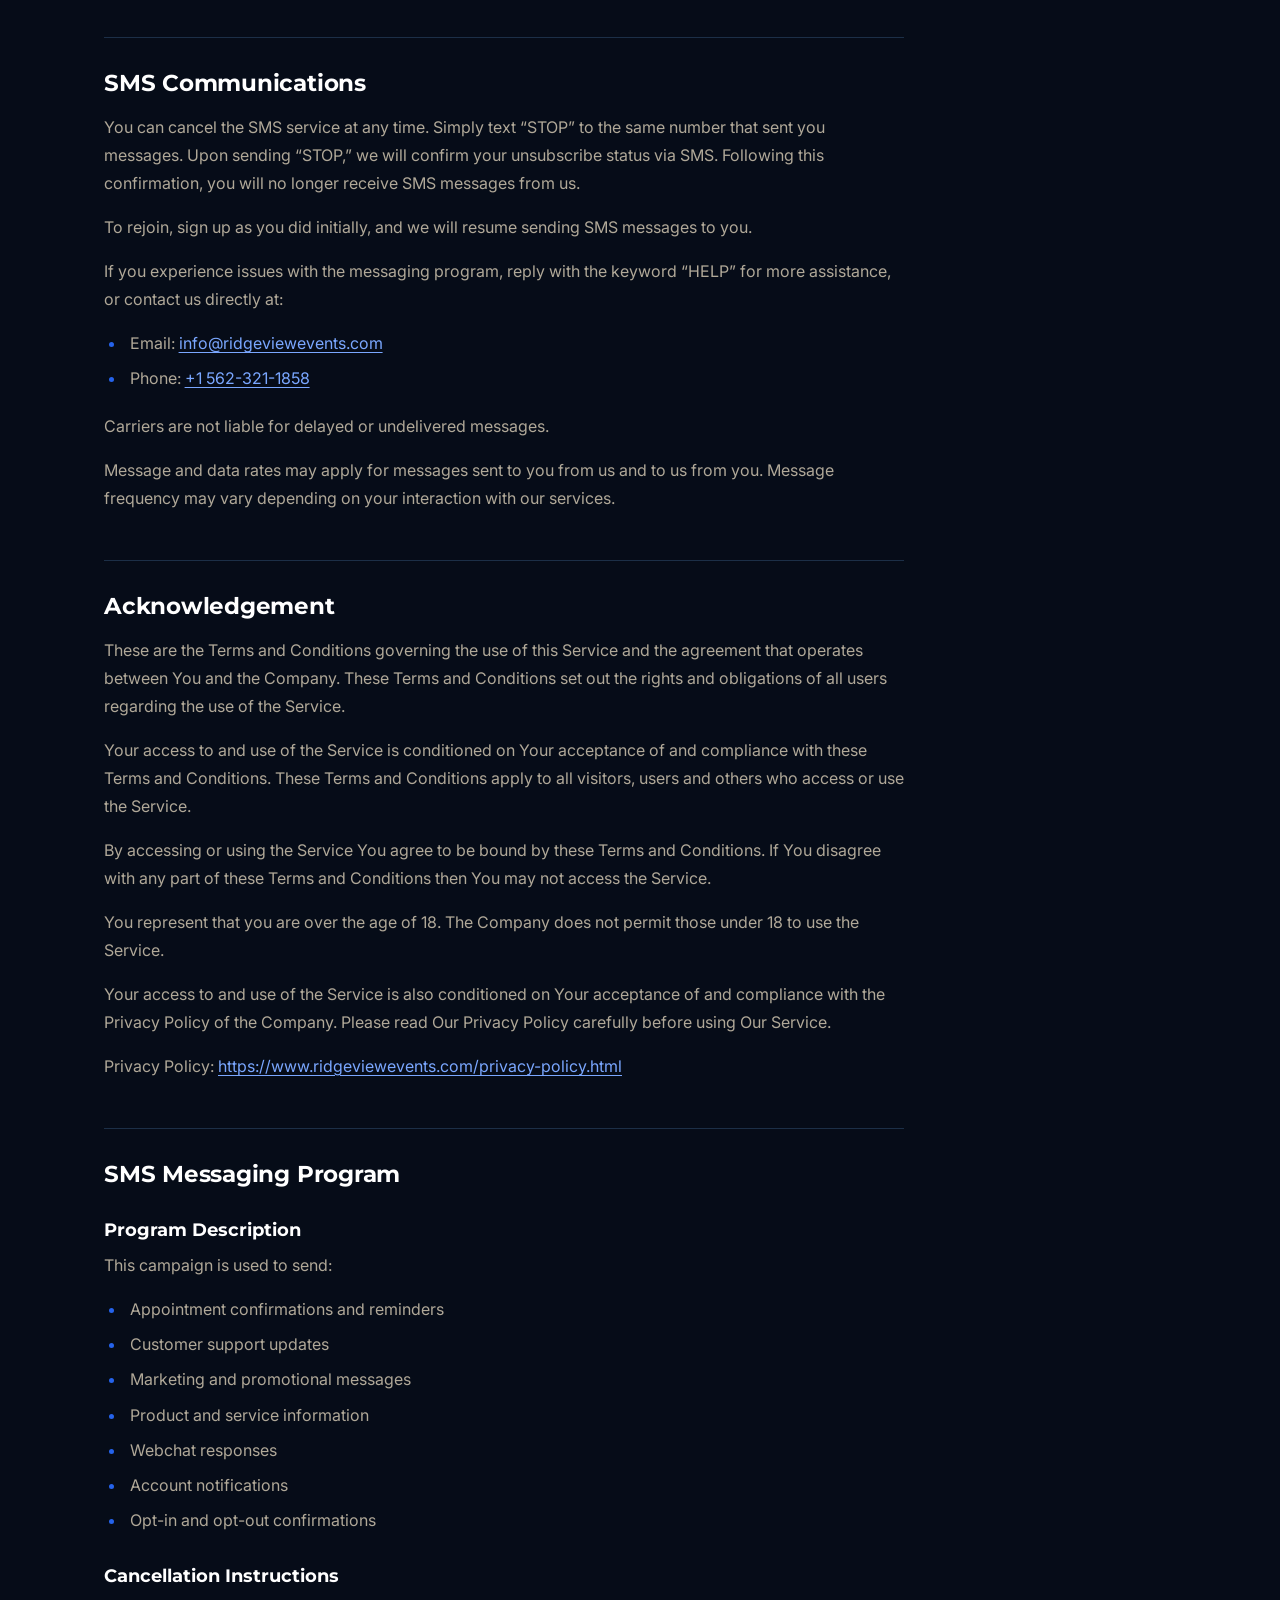
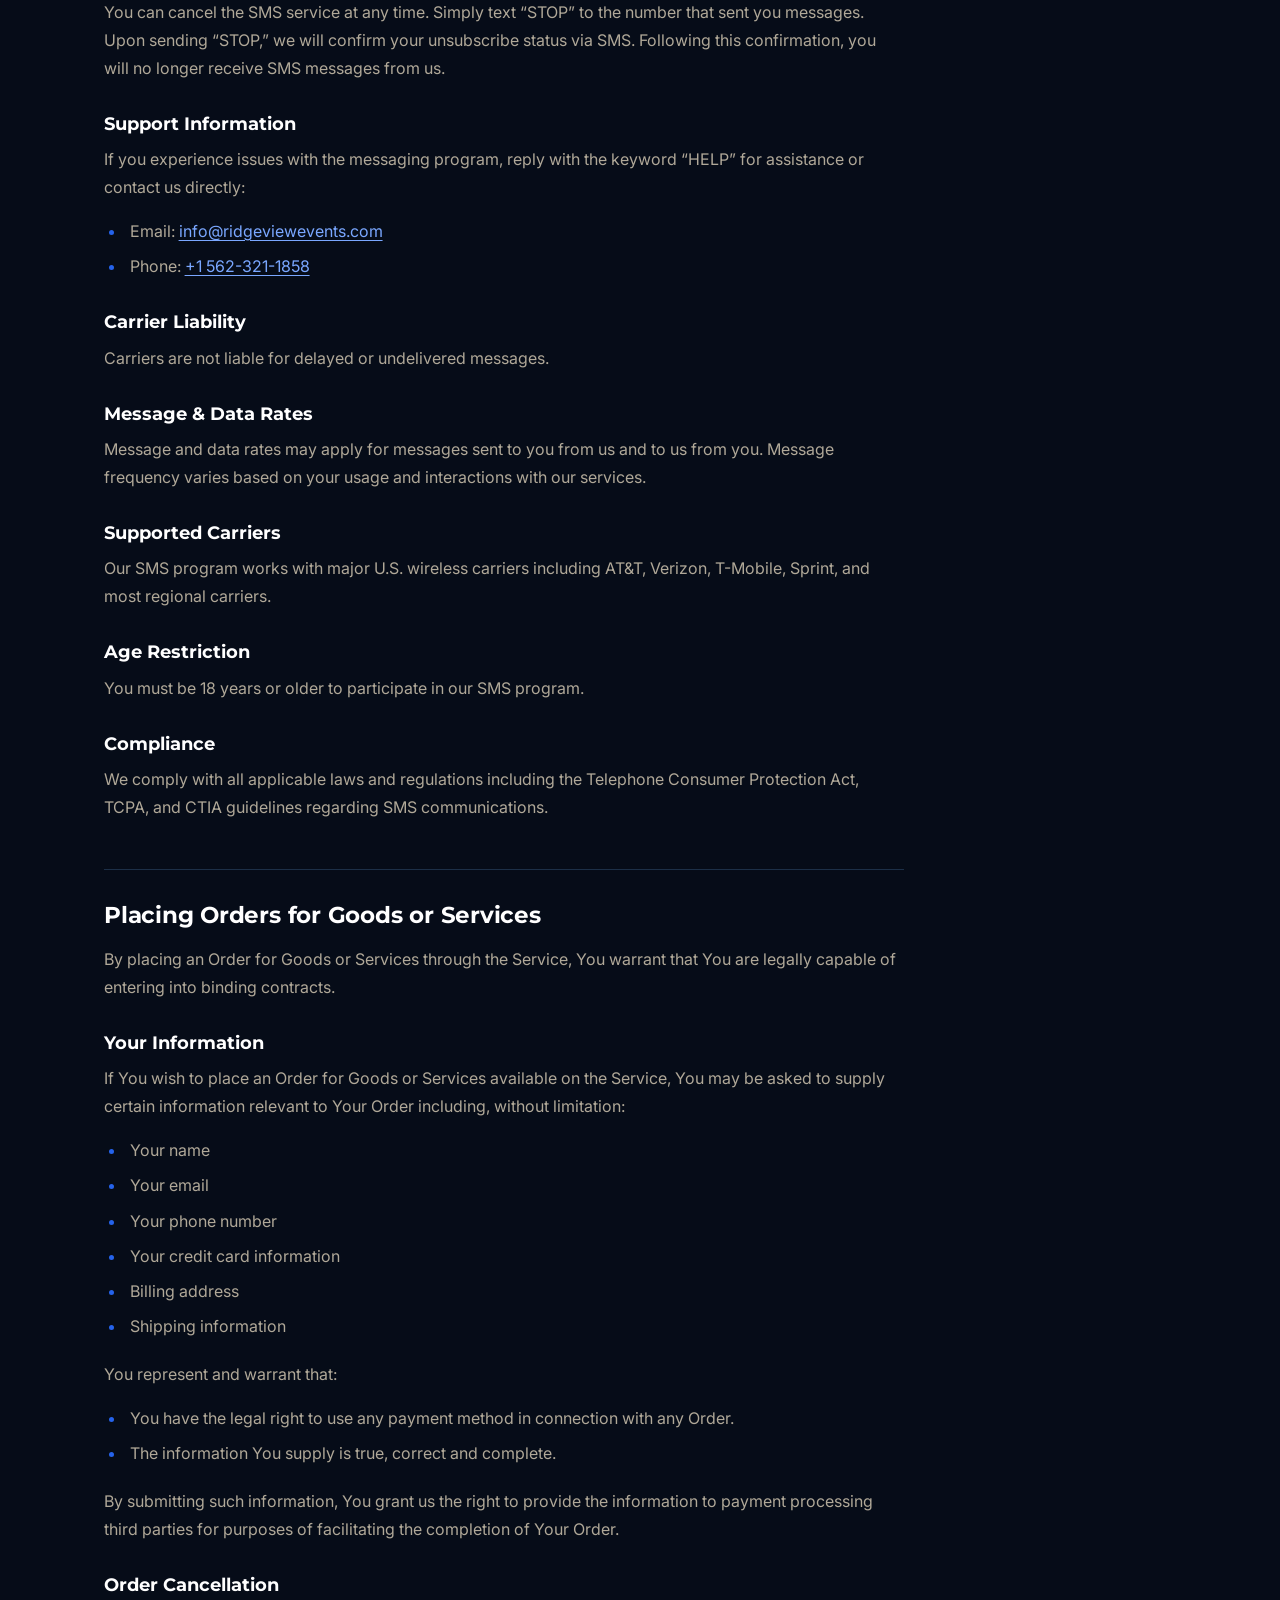
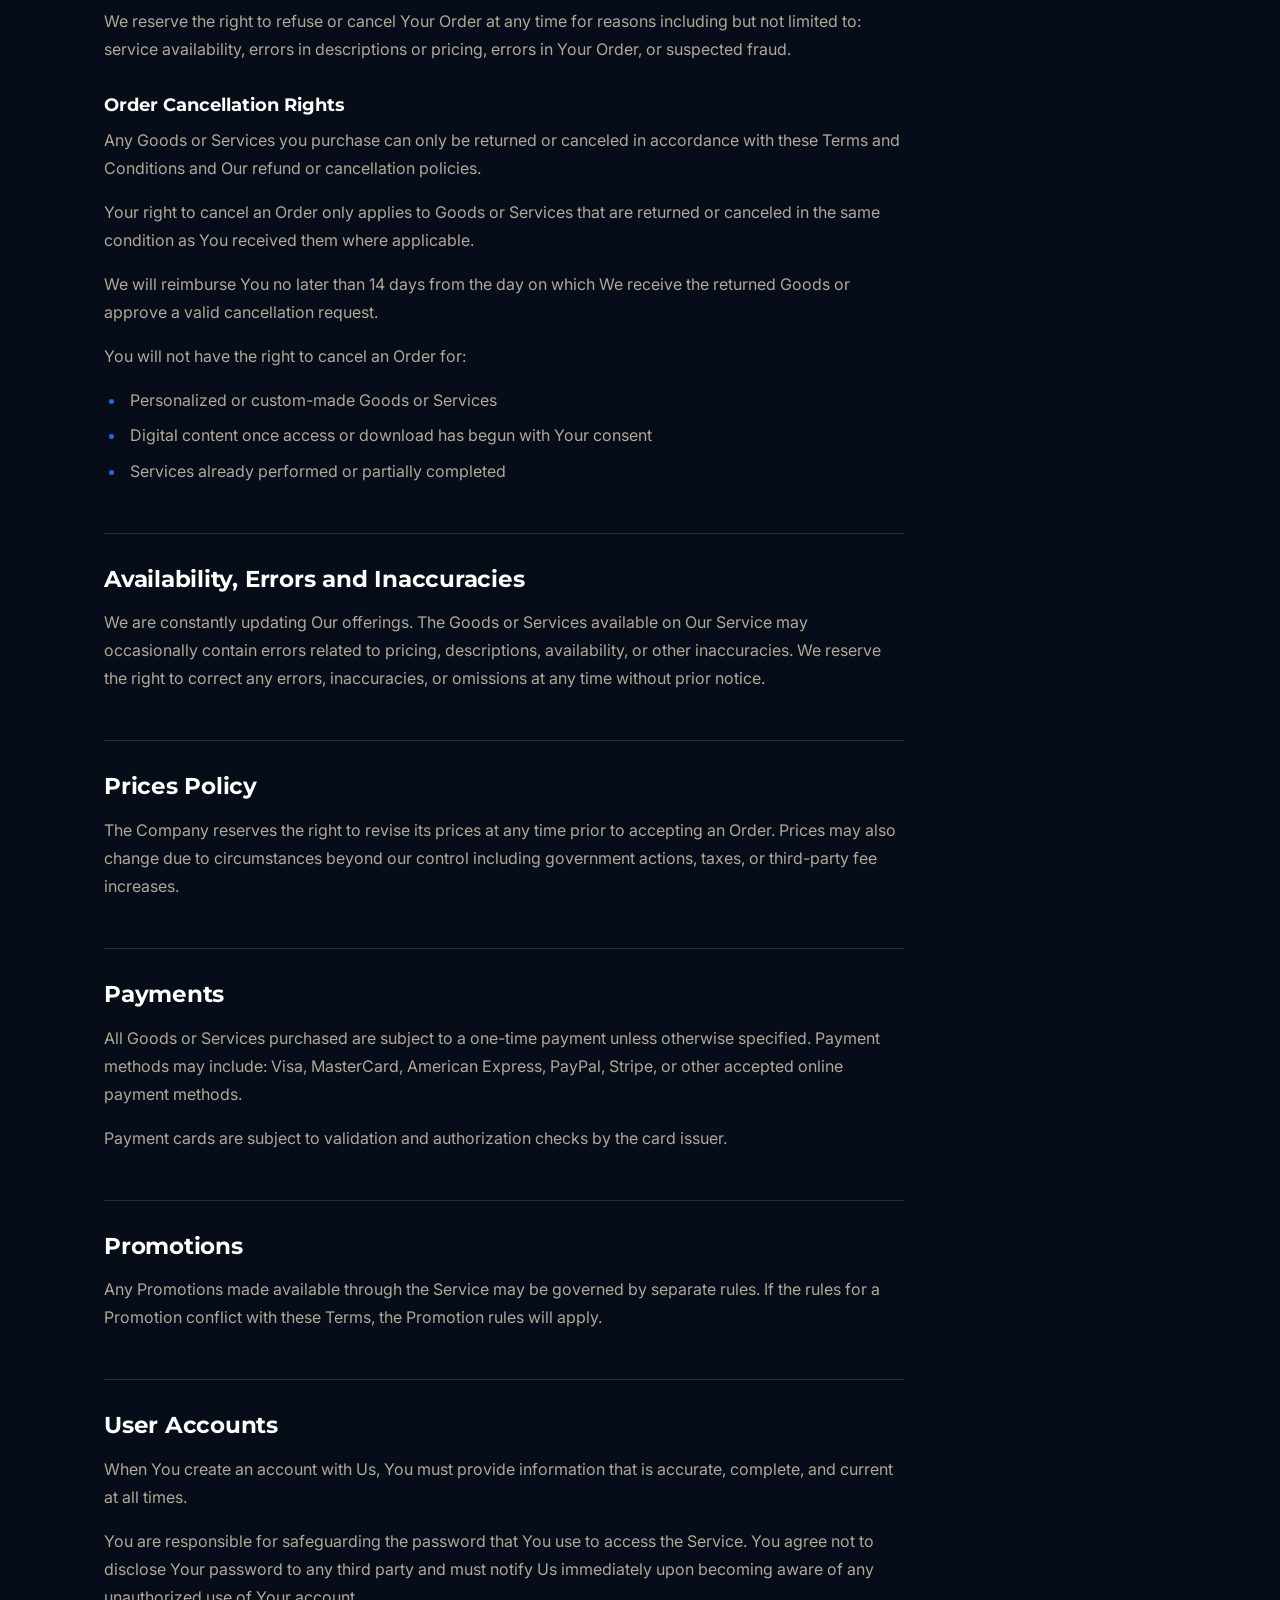
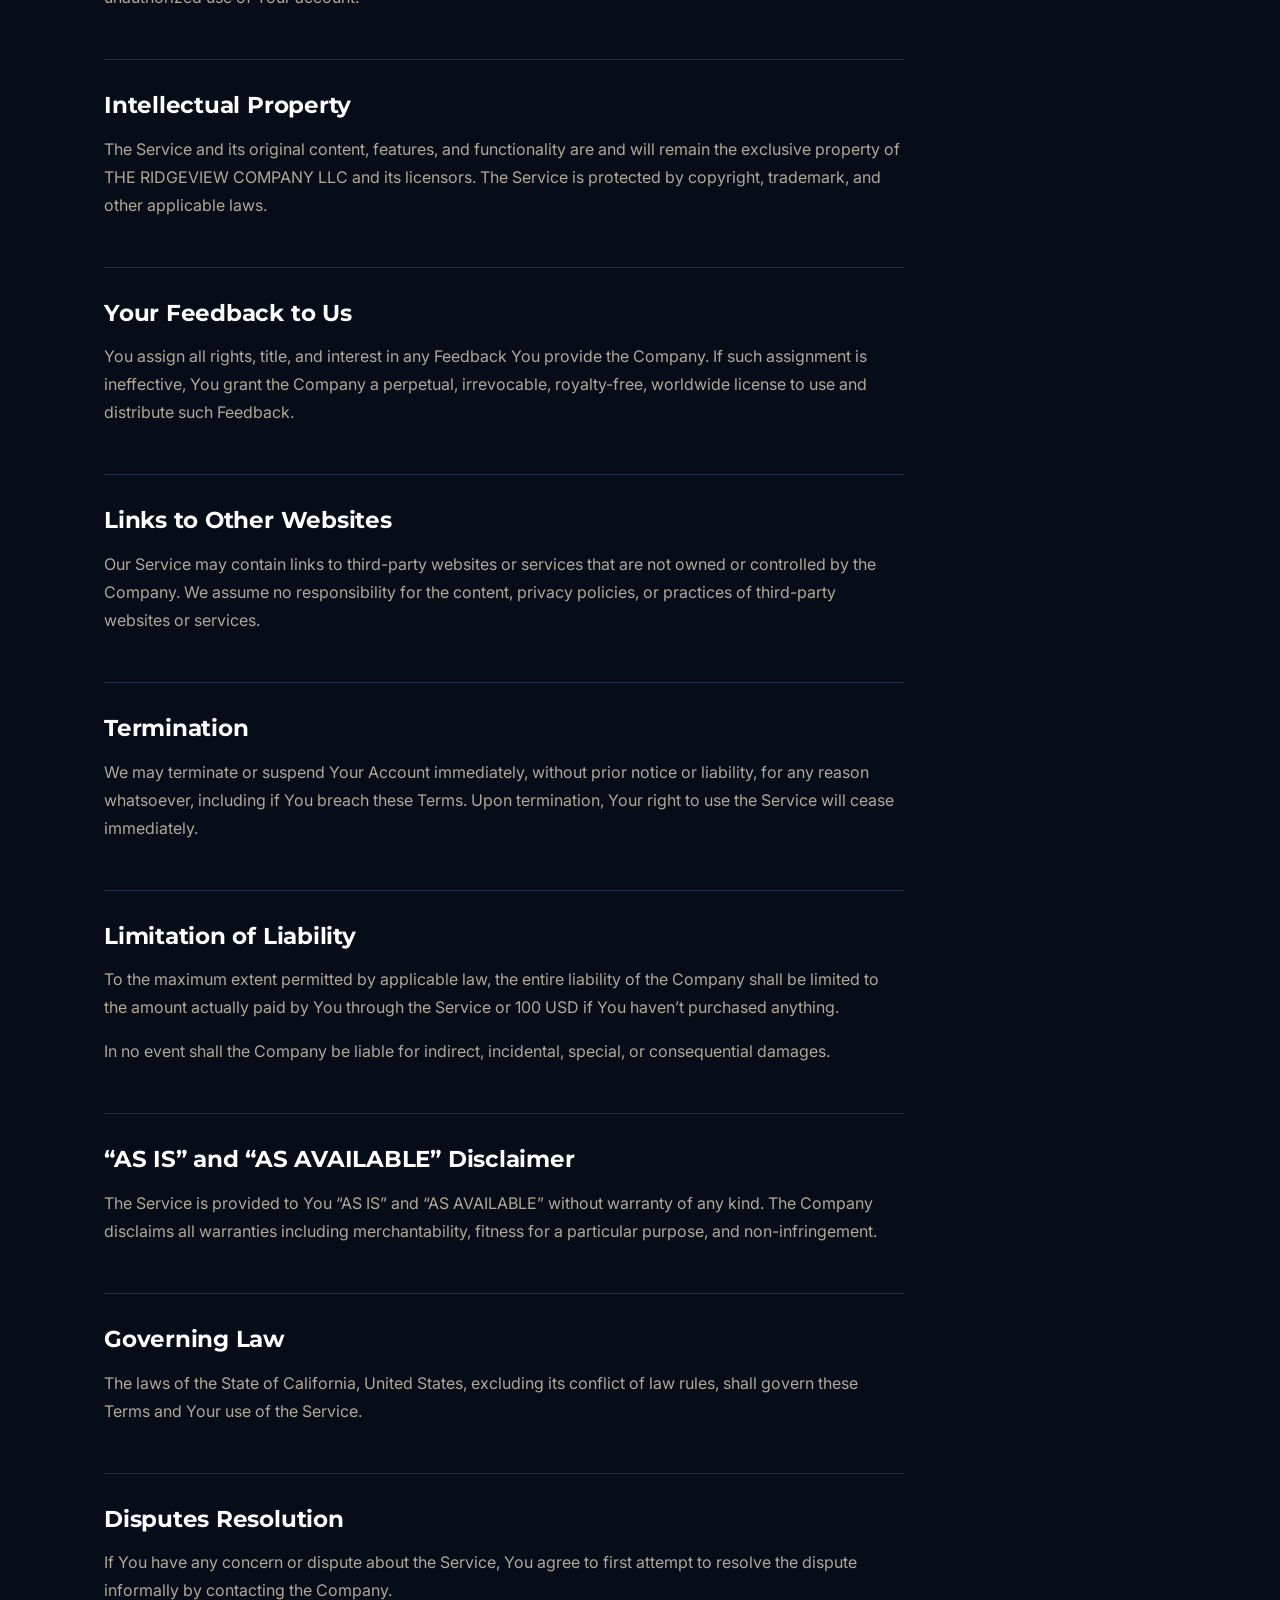
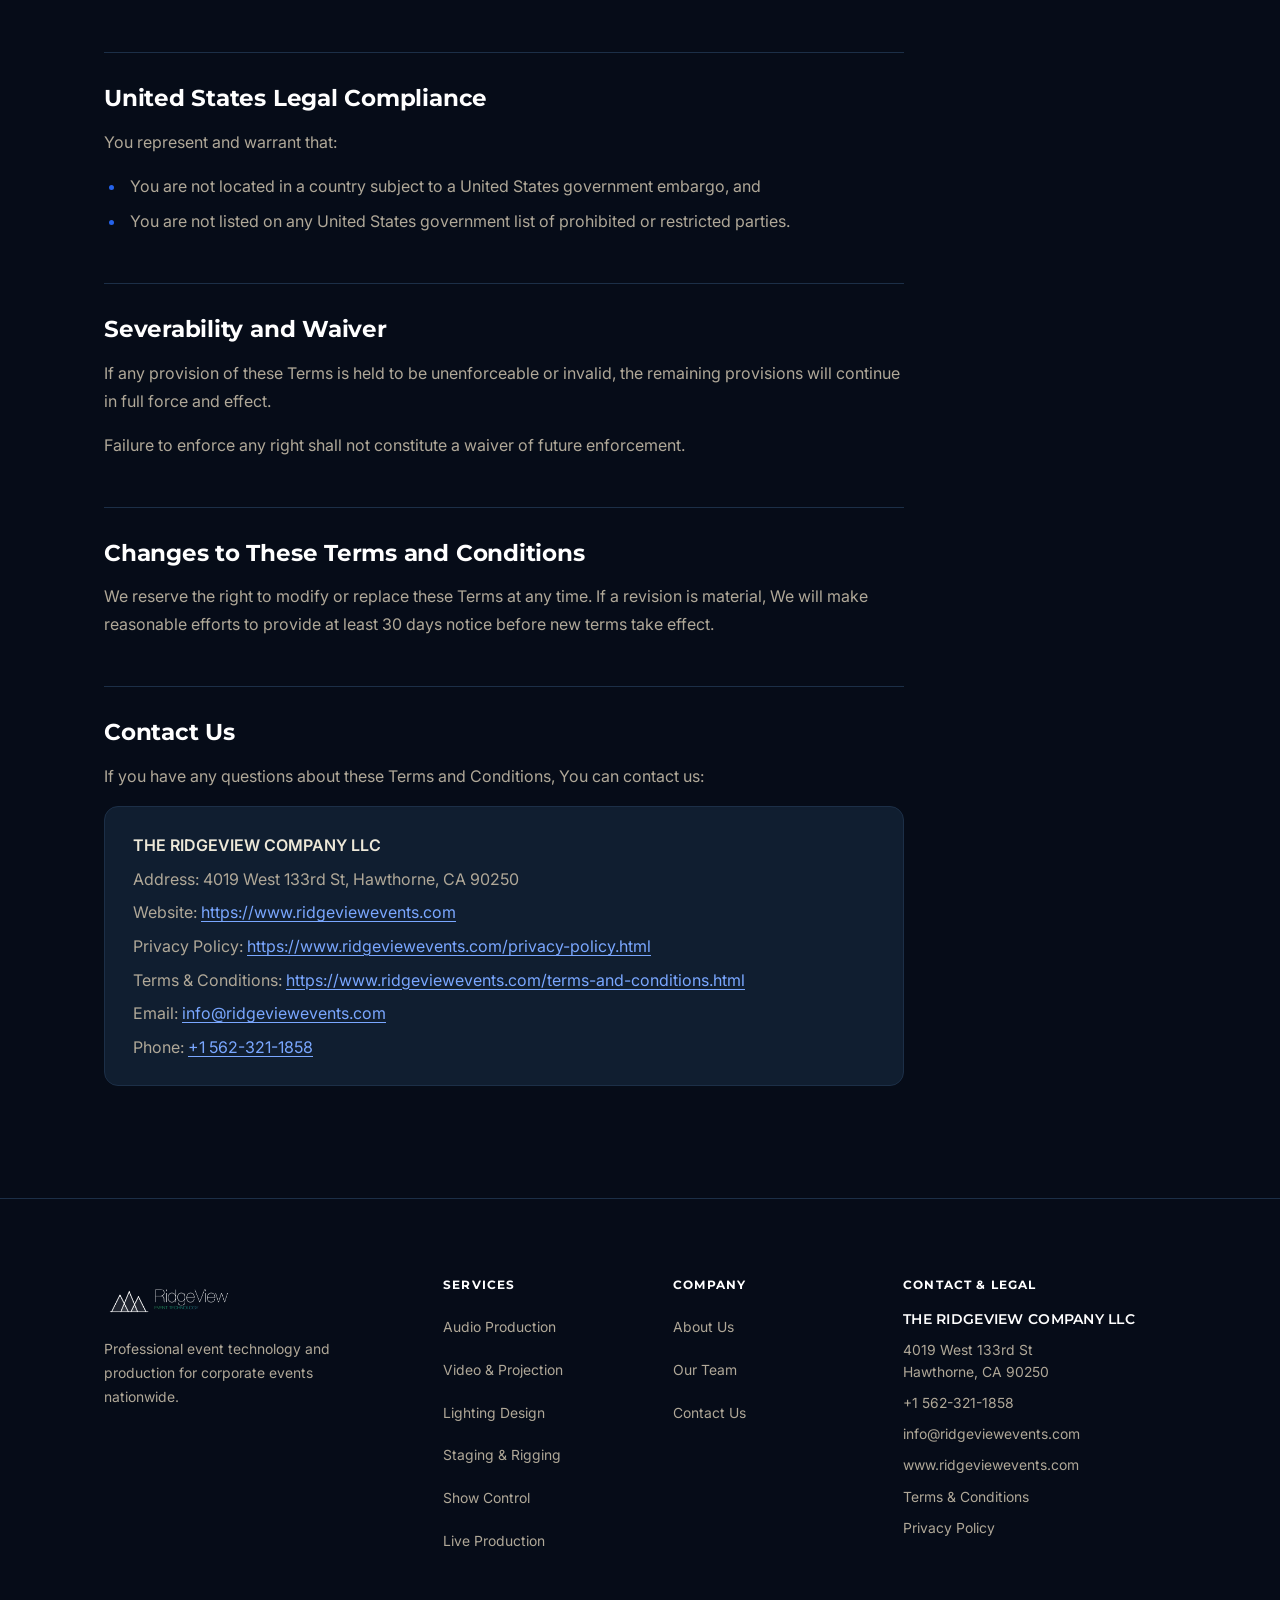
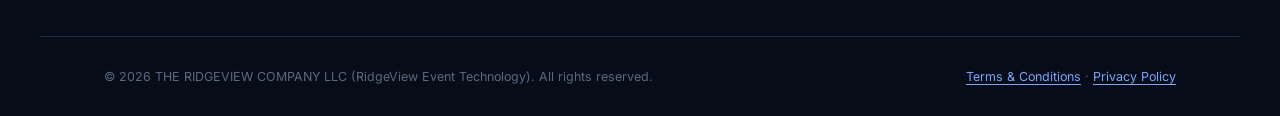
<file: terms-and-conditions.html>
<!DOCTYPE html>
<html lang="en">
<head>
  <meta charset="UTF-8">
  <meta name="viewport" content="width=device-width, initial-scale=1.0">
  <title>Terms &amp; Conditions | RidgeView Event Technology</title>
  <meta name="description" content="Terms and Conditions for THE RIDGEVIEW COMPANY LLC (RidgeView Event Technology), including our SMS messaging program terms.">
  <link rel="icon" type="image/png" href="Mountain-Logo.png">
  <link rel="stylesheet" href="style.css">
</head>
<body>

<!-- NAVIGATION -->
<nav class="nav">
  <a href="index.html" class="nav__logo">
    <img src="ridgeview-logo-dark.png" alt="RidgeView Event Technology">
  </a>
  <ul class="nav__links">
    <li><a href="index.html">Home</a></li>
    <li><a href="services.html">Services</a></li>
    <li><a href="about.html">About</a></li>
    <li><a href="contact.html">Contact Us</a></li>
    <li><a href="terms-and-conditions.html" class="active">Terms &amp; Conditions</a></li>
    <li><a href="privacy-policy.html">Privacy Policy</a></li>
  </ul>
  <div class="nav__cta">
    <a href="contact.html" class="btn btn--primary">Get in Touch</a>
  </div>
  <button class="nav__hamburger" aria-label="Open menu">
    <span></span><span></span><span></span>
  </button>
  <div class="nav__mobile">
    <ul>
      <li><a href="index.html">Home</a></li>
      <li><a href="services.html">Services</a></li>
      <li><a href="about.html">About</a></li>
      <li><a href="contact.html">Contact Us</a></li>
      <li><a href="terms-and-conditions.html" class="active">Terms &amp; Conditions</a></li>
      <li><a href="privacy-policy.html">Privacy Policy</a></li>
    </ul>
    <a href="contact.html" class="btn btn--primary nav__mobile__cta">Get in Touch</a>
  </div>
</nav>

<!-- PAGE HERO -->
<div class="page-hero">
  <div class="container">
    <div class="label page-hero__label">Legal</div>
    <h1>Terms &amp; Conditions</h1>
    <p>The terms that govern your use of the RidgeView Event Technology website and our SMS messaging program.</p>
  </div>
</div>

<!-- TERMS -->
<section class="section">
  <div class="container">
    <article class="legal-content">
      <p class="legal-updated">Last Updated: November 19, 2026</p>

      <h2>Interpretation &amp; Definitions</h2>

      <h3>Interpretation</h3>
      <p>The words of which the initial letter is capitalized have meanings defined under the following conditions. The following definitions shall have the same meaning regardless of whether they appear in singular or in plural.</p>

      <h3>Definitions</h3>
      <p>For the purposes of these Terms and Conditions:</p>
      <ul>
        <li><strong>Account</strong> means a unique account created for You to access our Service or parts of our Service.</li>
        <li><strong>Country</strong> refers to: United States.</li>
        <li><strong>Company</strong> referred to as either &ldquo;the Company&rdquo;, &ldquo;We&rdquo;, &ldquo;Us&rdquo; or &ldquo;Our&rdquo; in this Agreement refers to THE RIDGEVIEW COMPANY LLC, 4019 West 133rd St, Hawthorne, CA 90250, United States.</li>
        <li><strong>Device</strong> means any device that can access the Service such as a computer, a cellphone or a digital tablet.</li>
        <li><strong>Feedback</strong> means feedback, innovations or suggestions sent by You regarding the attributes, performance or features of our Service.</li>
        <li><strong>Goods</strong> refer to the items or services offered for sale on the Service.</li>
        <li><strong>Orders</strong> mean a request by You to purchase Goods or Services from Us.</li>
        <li><strong>Promotions</strong> refer to contests or other promotions offered through the Service.</li>
        <li><strong>Service</strong> refers to the Website.</li>
        <li><strong>Terms and Conditions</strong> also referred as &ldquo;Terms&rdquo; mean these Terms and Conditions that form the entire agreement between You and the Company regarding the use of the Service.</li>
        <li><strong>Third-party Social Media Service</strong> means any services or content, including data, information, products or services, provided by a third-party that may be displayed, included or made available by the Service.</li>
        <li><strong>Website</strong> refers to RidgeView Event Technology, operated by THE RIDGEVIEW COMPANY LLC, accessible from: <a href="https://www.ridgeviewevents.com">https://www.ridgeviewevents.com</a></li>
        <li><strong>You</strong> means the individual accessing or using the Service, or the company, or other legal entity on behalf of which such individual is accessing or using the Service, as applicable.</li>
      </ul>

      <h2>SMS Communications</h2>
      <p>You can cancel the SMS service at any time. Simply text &ldquo;STOP&rdquo; to the same number that sent you messages. Upon sending &ldquo;STOP,&rdquo; we will confirm your unsubscribe status via SMS. Following this confirmation, you will no longer receive SMS messages from us.</p>
      <p>To rejoin, sign up as you did initially, and we will resume sending SMS messages to you.</p>
      <p>If you experience issues with the messaging program, reply with the keyword &ldquo;HELP&rdquo; for more assistance, or contact us directly at:</p>
      <ul>
        <li>Email: <a href="mailto:info@ridgeviewevents.com">info@ridgeviewevents.com</a></li>
        <li>Phone: <a href="tel:+15623211858">+1 562-321-1858</a></li>
      </ul>
      <p>Carriers are not liable for delayed or undelivered messages.</p>
      <p>Message and data rates may apply for messages sent to you from us and to us from you. Message frequency may vary depending on your interaction with our services.</p>

      <h2>Acknowledgement</h2>
      <p>These are the Terms and Conditions governing the use of this Service and the agreement that operates between You and the Company. These Terms and Conditions set out the rights and obligations of all users regarding the use of the Service.</p>
      <p>Your access to and use of the Service is conditioned on Your acceptance of and compliance with these Terms and Conditions. These Terms and Conditions apply to all visitors, users and others who access or use the Service.</p>
      <p>By accessing or using the Service You agree to be bound by these Terms and Conditions. If You disagree with any part of these Terms and Conditions then You may not access the Service.</p>
      <p>You represent that you are over the age of 18. The Company does not permit those under 18 to use the Service.</p>
      <p>Your access to and use of the Service is also conditioned on Your acceptance of and compliance with the Privacy Policy of the Company. Please read Our Privacy Policy carefully before using Our Service.</p>
      <p>Privacy Policy: <a href="https://www.ridgeviewevents.com/privacy-policy.html">https://www.ridgeviewevents.com/privacy-policy.html</a></p>

      <h2>SMS Messaging Program</h2>

      <h3>Program Description</h3>
      <p>This campaign is used to send:</p>
      <ul>
        <li>Appointment confirmations and reminders</li>
        <li>Customer support updates</li>
        <li>Marketing and promotional messages</li>
        <li>Product and service information</li>
        <li>Webchat responses</li>
        <li>Account notifications</li>
        <li>Opt-in and opt-out confirmations</li>
      </ul>

      <h3>Cancellation Instructions</h3>
      <p>You can cancel the SMS service at any time. Simply text &ldquo;STOP&rdquo; to the number that sent you messages. Upon sending &ldquo;STOP,&rdquo; we will confirm your unsubscribe status via SMS. Following this confirmation, you will no longer receive SMS messages from us.</p>

      <h3>Support Information</h3>
      <p>If you experience issues with the messaging program, reply with the keyword &ldquo;HELP&rdquo; for assistance or contact us directly:</p>
      <ul>
        <li>Email: <a href="mailto:info@ridgeviewevents.com">info@ridgeviewevents.com</a></li>
        <li>Phone: <a href="tel:+15623211858">+1 562-321-1858</a></li>
      </ul>

      <h3>Carrier Liability</h3>
      <p>Carriers are not liable for delayed or undelivered messages.</p>

      <h3>Message &amp; Data Rates</h3>
      <p>Message and data rates may apply for messages sent to you from us and to us from you. Message frequency varies based on your usage and interactions with our services.</p>

      <h3>Supported Carriers</h3>
      <p>Our SMS program works with major U.S. wireless carriers including AT&amp;T, Verizon, T-Mobile, Sprint, and most regional carriers.</p>

      <h3>Age Restriction</h3>
      <p>You must be 18 years or older to participate in our SMS program.</p>

      <h3>Compliance</h3>
      <p>We comply with all applicable laws and regulations including the Telephone Consumer Protection Act, TCPA, and CTIA guidelines regarding SMS communications.</p>

      <h2>Placing Orders for Goods or Services</h2>
      <p>By placing an Order for Goods or Services through the Service, You warrant that You are legally capable of entering into binding contracts.</p>

      <h3>Your Information</h3>
      <p>If You wish to place an Order for Goods or Services available on the Service, You may be asked to supply certain information relevant to Your Order including, without limitation:</p>
      <ul>
        <li>Your name</li>
        <li>Your email</li>
        <li>Your phone number</li>
        <li>Your credit card information</li>
        <li>Billing address</li>
        <li>Shipping information</li>
      </ul>
      <p>You represent and warrant that:</p>
      <ul>
        <li>You have the legal right to use any payment method in connection with any Order.</li>
        <li>The information You supply is true, correct and complete.</li>
      </ul>
      <p>By submitting such information, You grant us the right to provide the information to payment processing third parties for purposes of facilitating the completion of Your Order.</p>

      <h3>Order Cancellation</h3>
      <p>We reserve the right to refuse or cancel Your Order at any time for reasons including but not limited to: service availability, errors in descriptions or pricing, errors in Your Order, or suspected fraud.</p>

      <h3>Order Cancellation Rights</h3>
      <p>Any Goods or Services you purchase can only be returned or canceled in accordance with these Terms and Conditions and Our refund or cancellation policies.</p>
      <p>Your right to cancel an Order only applies to Goods or Services that are returned or canceled in the same condition as You received them where applicable.</p>
      <p>We will reimburse You no later than 14 days from the day on which We receive the returned Goods or approve a valid cancellation request.</p>
      <p>You will not have the right to cancel an Order for:</p>
      <ul>
        <li>Personalized or custom-made Goods or Services</li>
        <li>Digital content once access or download has begun with Your consent</li>
        <li>Services already performed or partially completed</li>
      </ul>

      <h2>Availability, Errors and Inaccuracies</h2>
      <p>We are constantly updating Our offerings. The Goods or Services available on Our Service may occasionally contain errors related to pricing, descriptions, availability, or other inaccuracies. We reserve the right to correct any errors, inaccuracies, or omissions at any time without prior notice.</p>

      <h2>Prices Policy</h2>
      <p>The Company reserves the right to revise its prices at any time prior to accepting an Order. Prices may also change due to circumstances beyond our control including government actions, taxes, or third-party fee increases.</p>

      <h2>Payments</h2>
      <p>All Goods or Services purchased are subject to a one-time payment unless otherwise specified. Payment methods may include: Visa, MasterCard, American Express, PayPal, Stripe, or other accepted online payment methods.</p>
      <p>Payment cards are subject to validation and authorization checks by the card issuer.</p>

      <h2>Promotions</h2>
      <p>Any Promotions made available through the Service may be governed by separate rules. If the rules for a Promotion conflict with these Terms, the Promotion rules will apply.</p>

      <h2>User Accounts</h2>
      <p>When You create an account with Us, You must provide information that is accurate, complete, and current at all times.</p>
      <p>You are responsible for safeguarding the password that You use to access the Service. You agree not to disclose Your password to any third party and must notify Us immediately upon becoming aware of any unauthorized use of Your account.</p>

      <h2>Intellectual Property</h2>
      <p>The Service and its original content, features, and functionality are and will remain the exclusive property of THE RIDGEVIEW COMPANY LLC and its licensors. The Service is protected by copyright, trademark, and other applicable laws.</p>

      <h2>Your Feedback to Us</h2>
      <p>You assign all rights, title, and interest in any Feedback You provide the Company. If such assignment is ineffective, You grant the Company a perpetual, irrevocable, royalty-free, worldwide license to use and distribute such Feedback.</p>

      <h2>Links to Other Websites</h2>
      <p>Our Service may contain links to third-party websites or services that are not owned or controlled by the Company. We assume no responsibility for the content, privacy policies, or practices of third-party websites or services.</p>

      <h2>Termination</h2>
      <p>We may terminate or suspend Your Account immediately, without prior notice or liability, for any reason whatsoever, including if You breach these Terms. Upon termination, Your right to use the Service will cease immediately.</p>

      <h2>Limitation of Liability</h2>
      <p>To the maximum extent permitted by applicable law, the entire liability of the Company shall be limited to the amount actually paid by You through the Service or 100 USD if You haven&rsquo;t purchased anything.</p>
      <p>In no event shall the Company be liable for indirect, incidental, special, or consequential damages.</p>

      <h2>&ldquo;AS IS&rdquo; and &ldquo;AS AVAILABLE&rdquo; Disclaimer</h2>
      <p>The Service is provided to You &ldquo;AS IS&rdquo; and &ldquo;AS AVAILABLE&rdquo; without warranty of any kind. The Company disclaims all warranties including merchantability, fitness for a particular purpose, and non-infringement.</p>

      <h2>Governing Law</h2>
      <p>The laws of the State of California, United States, excluding its conflict of law rules, shall govern these Terms and Your use of the Service.</p>

      <h2>Disputes Resolution</h2>
      <p>If You have any concern or dispute about the Service, You agree to first attempt to resolve the dispute informally by contacting the Company.</p>

      <h2>United States Legal Compliance</h2>
      <p>You represent and warrant that:</p>
      <ul>
        <li>You are not located in a country subject to a United States government embargo, and</li>
        <li>You are not listed on any United States government list of prohibited or restricted parties.</li>
      </ul>

      <h2>Severability and Waiver</h2>
      <p>If any provision of these Terms is held to be unenforceable or invalid, the remaining provisions will continue in full force and effect.</p>
      <p>Failure to enforce any right shall not constitute a waiver of future enforcement.</p>

      <h2>Changes to These Terms and Conditions</h2>
      <p>We reserve the right to modify or replace these Terms at any time. If a revision is material, We will make reasonable efforts to provide at least 30 days notice before new terms take effect.</p>

      <h2>Contact Us</h2>
      <p>If you have any questions about these Terms and Conditions, You can contact us:</p>
      <div class="legal-contact">
        <p><strong>THE RIDGEVIEW COMPANY LLC</strong></p>
        <p>Address: 4019 West 133rd St, Hawthorne, CA 90250</p>
        <p>Website: <a href="https://www.ridgeviewevents.com">https://www.ridgeviewevents.com</a></p>
        <p>Privacy Policy: <a href="https://www.ridgeviewevents.com/privacy-policy.html">https://www.ridgeviewevents.com/privacy-policy.html</a></p>
        <p>Terms &amp; Conditions: <a href="https://www.ridgeviewevents.com/terms-and-conditions.html">https://www.ridgeviewevents.com/terms-and-conditions.html</a></p>
        <p>Email: <a href="mailto:info@ridgeviewevents.com">info@ridgeviewevents.com</a></p>
        <p>Phone: <a href="tel:+15623211858">+1 562-321-1858</a></p>
      </div>
    </article>
  </div>
</section>

<!-- FOOTER -->
<footer>
  <div class="footer__main">
    <div class="footer__brand">
      <img src="ridgeview-logo-dark.png" alt="RidgeView Event Technology">
      <p class="footer__tagline">Professional event technology and production for corporate events nationwide.</p>
    </div>
    <div class="footer__col">
      <h4>Services</h4>
      <ul>
        <li><a href="services.html">Audio Production</a></li>
        <li><a href="services.html">Video &amp; Projection</a></li>
        <li><a href="services.html">Lighting Design</a></li>
        <li><a href="services.html">Staging &amp; Rigging</a></li>
        <li><a href="services.html">Show Control</a></li>
        <li><a href="services.html">Live Production</a></li>
      </ul>
    </div>
    <div class="footer__col">
      <h4>Company</h4>
      <ul>
        <li><a href="about.html">About Us</a></li>
        <li><a href="about.html">Our Team</a></li>
        <li><a href="contact.html">Contact Us</a></li>
      </ul>
    </div>
    <div class="footer__col footer__contact">
      <h4>Contact &amp; Legal</h4>
      <ul>
        <li class="footer__legal-name">THE RIDGEVIEW COMPANY LLC</li>
        <li><address>4019 West 133rd St<br>Hawthorne, CA 90250</address></li>
        <li><a href="tel:+15623211858">+1 562-321-1858</a></li>
        <li><a href="mailto:info@ridgeviewevents.com">info@ridgeviewevents.com</a></li>
        <li><a href="https://www.ridgeviewevents.com">www.ridgeviewevents.com</a></li>
        <li><a href="terms-and-conditions.html">Terms &amp; Conditions</a></li>
        <li><a href="privacy-policy.html">Privacy Policy</a></li>
      </ul>
    </div>
  </div>
  <div class="footer__bottom">
    <span>&copy; 2026 THE RIDGEVIEW COMPANY LLC (RidgeView Event Technology). All rights reserved.</span>
    <span class="footer__legal-links"><a href="terms-and-conditions.html">Terms &amp; Conditions</a> &middot; <a href="privacy-policy.html">Privacy Policy</a></span>
  </div>
</footer>

<script>
  /* Mobile menu */
  const hamburger = document.querySelector('.nav__hamburger');
  const nav = document.querySelector('.nav');
  hamburger.addEventListener('click', () => {
    const open = nav.classList.toggle('nav--open');
    hamburger.setAttribute('aria-label', open ? 'Close menu' : 'Open menu');
  });
  document.querySelectorAll('.nav__mobile a').forEach(a => {
    a.addEventListener('click', () => nav.classList.remove('nav--open'));
  });
</script>
</body>
</html>
</file>
<file: style.css>
/* RidgeView Event Technology — Shared Stylesheet */
@import url('https://fonts.googleapis.com/css2?family=Montserrat:wght@400;500;600;700;800&family=Inter:wght@300;400;500&display=swap');

/* ── DESIGN TOKENS ──────────────────────────────────────────── */
:root {
  --bg:          #060c18;
  --surface:     #0c1828;
  --surface-2:   #101e30;
  --border:      #1c2f47;
  --accent:      #2563eb;
  --accent-dark: #1d4ed8;
  --accent-glow: rgba(37, 99, 235, .12);
  --cream:       #f5f0e4;
  --text:        #ede8d8;
  --muted:       #b0a898;
  --dim:         #5a6a80;
  --white:       #ffffff;
  --link:        #7aa7ff;
  --r:           8px;
  --rl:          14px;
  --max:         1200px;
  --shadow-sm:   0 2px 10px rgba(0,0,0,.45);
  --shadow-md:   0 8px 32px rgba(0,0,0,.55);
  --shadow-lg:   0 20px 60px rgba(0,0,0,.65);
}

/* ── RESET ──────────────────────────────────────────────────── */
*, *::before, *::after { box-sizing: border-box; margin: 0; padding: 0; }
html { scroll-behavior: smooth; -webkit-font-smoothing: antialiased; }
body {
  background: var(--bg);
  color: var(--text);
  font-family: 'Inter', system-ui, sans-serif;
  font-size: 20px;
  line-height: 1.7;
  overflow-x: hidden;
}
a { color: inherit; text-decoration: none; }
img { display: block; max-width: 100%; }
button { font-family: inherit; cursor: pointer; }

/* ── TYPOGRAPHY ─────────────────────────────────────────────── */
h1, h2, h3, h4, h5 {
  font-family: 'Montserrat', sans-serif;
  line-height: 1.15;
  color: var(--white);
  font-weight: 700;
}

/* ── LAYOUT ─────────────────────────────────────────────────── */
.container { max-width: var(--max); margin: 0 auto; padding: 0 4rem; }
.section    { padding: 7rem 0; }
.section--alt { background: var(--surface); }

/* ── LABELS ─────────────────────────────────────────────────── */
.label {
  display: inline-block;
  font-family: 'Montserrat', sans-serif;
  font-size: .7rem;
  font-weight: 600;
  letter-spacing: .12em;
  text-transform: uppercase;
  color: var(--accent);
  background: var(--accent-glow);
  border: 1px solid rgba(37, 99, 235, .3);
  padding: .28rem .9rem;
  border-radius: 20px;
  margin-bottom: 1.1rem;
}

/* ── SECTION HEADING BLOCK ──────────────────────────────────── */
.sh { margin-bottom: 3rem; }
.sh--center { text-align: center; }
.sh--center .section-desc { margin-left: auto; margin-right: auto; }
.section-title {
  font-size: clamp(1.85rem, 3.5vw, 2.65rem);
  font-weight: 800;
  margin-bottom: .85rem;
  letter-spacing: -.02em;
}
.section-desc {
  font-size: 1.08rem;
  color: var(--muted);
  max-width: 55ch;
  line-height: 1.82;
}

/* ── BUTTONS ─────────────────────────────────────────────────── */
.btn {
  display: inline-flex;
  align-items: center;
  gap: .5rem;
  font-family: 'Montserrat', sans-serif;
  font-size: .92rem;
  font-weight: 600;
  padding: .9rem 2.1rem;
  border-radius: var(--r);
  border: none;
  letter-spacing: .01em;
  transition: background .18s, transform .15s, border-color .18s, color .18s;
  white-space: nowrap;
}
.btn--primary {
  background: var(--accent);
  color: var(--white);
}
.btn--primary:hover { background: var(--accent-dark); transform: translateY(-2px); }

.btn--ghost {
  background: transparent;
  color: var(--white);
  border: 1.5px solid rgba(255,255,255,.35);
}
.btn--ghost:hover { border-color: rgba(255,255,255,.8); background: rgba(255,255,255,.07); }

.btn--outline {
  background: transparent;
  color: var(--accent);
  border: 1.5px solid var(--accent);
}
.btn--outline:hover { background: var(--accent); color: var(--white); }

/* ── NAVIGATION ──────────────────────────────────────────────── */
.nav {
  position: sticky;
  top: 0;
  z-index: 300;
  height: 96px;
  display: flex;
  align-items: center;
  justify-content: space-between;
  padding: 0 4rem;
  background: rgba(6, 12, 24, .92);
  backdrop-filter: blur(14px);
  -webkit-backdrop-filter: blur(14px);
  border-bottom: 1px solid var(--border);
}
.nav__logo img { height: 76px; width: auto; }
.nav__links {
  display: flex;
  gap: .2rem;
  list-style: none;
}
.nav__links a {
  font-family: 'Montserrat', sans-serif;
  font-size: .95rem;
  font-weight: 600;
  color: var(--muted);
  padding: .55rem .85rem;
  border-radius: 6px;
  white-space: nowrap;
  transition: color .15s, background .15s;
}
.nav__links a:hover,
.nav__links a.active {
  color: var(--white);
  background: rgba(255,255,255,.06);
}
.nav__cta { display: flex; align-items: center; }
.nav__hamburger {
  display: none;
  flex-direction: column;
  gap: 5px;
  background: none;
  border: none;
  padding: .5rem;
}
.nav__hamburger span {
  display: block;
  width: 24px;
  height: 2px;
  background: var(--white);
  border-radius: 2px;
  transition: transform .2s, opacity .2s;
}
.nav--open .nav__hamburger span:nth-child(1) { transform: translateY(7px) rotate(45deg); }
.nav--open .nav__hamburger span:nth-child(2) { opacity: 0; transform: scaleX(0); }
.nav--open .nav__hamburger span:nth-child(3) { transform: translateY(-7px) rotate(-45deg); }

/* ── MOBILE MENU ─────────────────────────────────────────────── */
.nav__mobile {
  display: none;
  position: absolute;
  top: 96px;
  left: 0;
  right: 0;
  background: rgba(6,12,24,.97);
  backdrop-filter: blur(14px);
  -webkit-backdrop-filter: blur(14px);
  border-bottom: 1px solid var(--border);
  padding: 1rem 1.5rem 1.5rem;
  flex-direction: column;
}
.nav--open .nav__mobile { display: flex; }
.nav__mobile ul { list-style: none; display: flex; flex-direction: column; }
.nav__mobile ul a {
  font-family: 'Montserrat', sans-serif;
  font-size: 1.1rem;
  font-weight: 600;
  color: var(--muted);
  padding: .9rem 1rem;
  border-radius: 6px;
  display: block;
  transition: color .15s, background .15s;
}
.nav__mobile ul a:hover,
.nav__mobile ul a.active { color: var(--white); background: rgba(255,255,255,.06); }
.nav__mobile__cta { margin-top: 1rem; display: block; text-align: center; }

/* ── PAGE HERO (inner pages) ─────────────────────────────────── */
.page-hero {
  padding: 6.5rem 4rem 5.5rem;
  background: linear-gradient(150deg, var(--surface) 0%, #0d1e38 100%);
  border-bottom: 1px solid var(--border);
}
.page-hero .container { max-width: var(--max); }
.page-hero__label { margin-bottom: .9rem; }
.page-hero h1 {
  font-size: clamp(2rem, 4vw, 3.2rem);
  font-weight: 800;
  letter-spacing: -.03em;
  margin-bottom: 1rem;
  max-width: 18ch;
}
.page-hero p {
  font-size: 1.08rem;
  color: var(--muted);
  max-width: 52ch;
  line-height: 1.75;
}

/* ── SERVICE CARDS ───────────────────────────────────────────── */
.services-grid {
  display: grid;
  grid-template-columns: repeat(3, 1fr);
  gap: 1.5rem;
}
.service-card {
  background: var(--surface-2);
  border: 1px solid var(--border);
  border-radius: var(--rl);
  padding: 2.2rem 2rem;
  transition: border-color .2s, transform .2s, box-shadow .2s;
}
.service-card:hover {
  border-color: rgba(37,99,235,.5);
  transform: translateY(-4px);
  box-shadow: var(--shadow-md);
}
.service-card__icon {
  width: 44px;
  height: 44px;
  background: var(--accent-glow);
  border: 1px solid rgba(37,99,235,.3);
  border-radius: var(--r);
  display: flex;
  align-items: center;
  justify-content: center;
  color: var(--accent);
  margin-bottom: 1.3rem;
}
.service-card__icon svg { width: 22px; height: 22px; }
.service-card h3 {
  font-size: 1rem;
  font-weight: 700;
  margin-bottom: .6rem;
  letter-spacing: -.01em;
}
.service-card p {
  font-size: .96rem;
  color: var(--muted);
  line-height: 1.72;
}

/* ── STATS GRID ──────────────────────────────────────────────── */
.stats-grid {
  display: grid;
  grid-template-columns: repeat(2, 1fr);
  gap: 1rem;
}
.stat-card {
  background: var(--surface);
  border: 1px solid var(--border);
  border-radius: var(--r);
  padding: 1.4rem 1.6rem;
}
.stat-card__number {
  font-family: 'Montserrat', sans-serif;
  font-size: 2rem;
  font-weight: 800;
  color: var(--accent);
  line-height: 1;
  margin-bottom: .3rem;
}
.stat-card__label {
  font-size: .82rem;
  color: var(--muted);
  font-weight: 500;
  text-transform: uppercase;
  letter-spacing: .06em;
}

/* ── TESTIMONIALS ────────────────────────────────────────────── */
.testimonials-grid {
  display: grid;
  grid-template-columns: repeat(3, 1fr);
  gap: 1.5rem;
}
.testimonial-card {
  background: var(--surface-2);
  border: 1px solid var(--border);
  border-radius: var(--rl);
  padding: 2rem;
}
.testimonial-stars {
  color: #f59e0b;
  font-size: .85rem;
  letter-spacing: .1em;
  margin-bottom: 1rem;
}
.testimonial-text {
  font-size: .97rem;
  color: rgba(237,232,216,.85);
  line-height: 1.78;
  font-style: italic;
  margin-bottom: 1.5rem;
}
.testimonial-author {
  display: flex;
  align-items: center;
  gap: .75rem;
}
.testimonial-avatar {
  width: 38px;
  height: 38px;
  border-radius: 50%;
  background: var(--accent);
  display: flex;
  align-items: center;
  justify-content: center;
  font-family: 'Montserrat', sans-serif;
  font-size: .78rem;
  font-weight: 700;
  color: var(--white);
  flex-shrink: 0;
}
.testimonial-name {
  font-family: 'Montserrat', sans-serif;
  font-size: .88rem;
  font-weight: 600;
  color: var(--white);
}
.testimonial-role { font-size: .78rem; color: var(--muted); }

/* ── TRUST STRIP ─────────────────────────────────────────────── */
.trust-strip {
  background: var(--surface);
  border-top: 1px solid var(--border);
  border-bottom: 1px solid var(--border);
  padding: 1.6rem 4rem;
}
.trust-strip__inner {
  max-width: var(--max);
  margin: 0 auto;
  display: flex;
  align-items: center;
  justify-content: center;
  gap: 2.5rem;
  flex-wrap: wrap;
}
.trust-item {
  font-family: 'Montserrat', sans-serif;
  font-size: .82rem;
  font-weight: 600;
  color: var(--muted);
  letter-spacing: .04em;
  text-transform: uppercase;
}
.trust-divider {
  width: 1px;
  height: 18px;
  background: var(--border);
}

/* ── CTA BAND ────────────────────────────────────────────────── */
.cta-band {
  background: linear-gradient(135deg, var(--surface) 0%, #0e2044 100%);
  border-top: 1px solid var(--border);
  padding: 7rem 4rem;
  text-align: center;
}
.cta-band h2 {
  font-size: clamp(1.8rem, 3vw, 2.5rem);
  margin-bottom: .85rem;
  letter-spacing: -.02em;
}
.cta-band p {
  font-size: 1.03rem;
  color: var(--muted);
  max-width: 52ch;
  margin: 0 auto 2.5rem;
  line-height: 1.75;
}
.cta-band__btns {
  display: flex;
  gap: 1rem;
  justify-content: center;
  flex-wrap: wrap;
}

/* ── FEATURE LIST ────────────────────────────────────────────── */
.feature-list {
  list-style: none;
  display: flex;
  flex-direction: column;
  gap: 1.2rem;
  margin-top: 1.5rem;
}
.feature-item {
  display: flex;
  gap: 1rem;
  align-items: flex-start;
}
.feature-icon {
  width: 36px;
  height: 36px;
  background: var(--accent-glow);
  border: 1px solid rgba(37,99,235,.25);
  border-radius: var(--r);
  display: flex;
  align-items: center;
  justify-content: center;
  color: var(--accent);
  flex-shrink: 0;
}
.feature-icon svg { width: 18px; height: 18px; }
.feature-title {
  font-family: 'Montserrat', sans-serif;
  font-size: .92rem;
  font-weight: 700;
  color: var(--white);
  margin-bottom: .2rem;
}
.feature-desc { font-size: .84rem; color: var(--muted); line-height: 1.6; }

/* ── PROCESS STEPS ───────────────────────────────────────────── */
.process-steps { display: flex; flex-direction: column; gap: 3rem; }
.process-step { display: flex; gap: 2.5rem; align-items: flex-start; }
.process-number {
  font-family: 'Montserrat', sans-serif;
  font-size: 1.4rem;
  font-weight: 800;
  color: var(--accent);
  flex-shrink: 0;
  min-width: 2.8rem;
  line-height: 1.1;
  opacity: .9;
}
.process-step h3 {
  font-size: 1.05rem;
  font-weight: 700;
  margin-bottom: .45rem;
  letter-spacing: -.01em;
}
.process-step p { font-size: .92rem; color: var(--muted); line-height: 1.7; }

/* ── TEAM CARDS ──────────────────────────────────────────────── */
.team-grid {
  display: grid;
  grid-template-columns: repeat(2, 1fr);
  gap: 2rem;
}
.team-card {
  background: var(--surface-2);
  border: 1px solid var(--border);
  border-radius: var(--rl);
  overflow: hidden;
  display: flex;
  flex-direction: column;
}
.team-card__photo {
  width: 100%;
  height: 320px;
  object-fit: cover;
  object-position: top;
}
.team-card__body { padding: 1.8rem 2rem; }
.team-card__name {
  font-size: 1.15rem;
  font-weight: 700;
  margin-bottom: .25rem;
}
.team-card__role {
  font-family: 'Montserrat', sans-serif;
  font-size: .72rem;
  font-weight: 600;
  letter-spacing: .1em;
  text-transform: uppercase;
  color: var(--accent);
  margin-bottom: .85rem;
}
.team-card__bio { font-size: .9rem; color: var(--muted); line-height: 1.7; }

/* ── CONTACT FORM ────────────────────────────────────────────── */
.contact-layout {
  display: grid;
  grid-template-columns: 1.35fr 1fr;
  gap: 4rem;
  max-width: var(--max);
  margin: 0 auto;
  padding: 7rem 4rem;
}
.contact-layout > * { min-width: 0; }
.form-card {
  background: var(--surface-2);
  border: 1px solid var(--border);
  border-radius: var(--rl);
  padding: 2.5rem;
}
.form-card h2 { font-size: 1.45rem; margin-bottom: .35rem; }
.form-card__sub { font-size: .88rem; color: var(--muted); margin-bottom: 2rem; }
.fg { display: flex; flex-direction: column; gap: .3rem; margin-bottom: 1rem; }
.fg label {
  font-family: 'Montserrat', sans-serif;
  font-size: .75rem;
  font-weight: 600;
  letter-spacing: .05em;
  text-transform: uppercase;
  color: var(--muted);
}
.fg input,
.fg textarea,
.fg select {
  background: var(--surface);
  border: 1.5px solid var(--border);
  border-radius: var(--r);
  padding: .72rem 1rem;
  font-family: 'Inter', sans-serif;
  font-size: .9rem;
  color: var(--text);
  outline: none;
  transition: border-color .15s, box-shadow .15s;
  width: 100%;
}
.fg input:focus,
.fg textarea:focus,
.fg select:focus {
  border-color: var(--accent);
  box-shadow: 0 0 0 3px rgba(37,99,235,.15);
}
.fg textarea { min-height: 120px; resize: vertical; }
.fg select { appearance: none; background-image: url("data:image/svg+xml,%3Csvg xmlns='http://www.w3.org/2000/svg' width='12' height='8' viewBox='0 0 12 8'%3E%3Cpath d='M1 1l5 5 5-5' stroke='%237a8fa8' stroke-width='1.5' fill='none' stroke-linecap='round'/%3E%3C/svg%3E"); background-repeat: no-repeat; background-position: right 1rem center; padding-right: 2.5rem; }
.fg-row { display: grid; grid-template-columns: 1fr 1fr; gap: 1rem; }

.checkbox-group {
  display: grid;
  grid-template-columns: 1fr 1fr;
  gap: .55rem;
  margin-top: .3rem;
}
.checkbox-item {
  display: flex;
  align-items: center;
  gap: .7rem;
  background: var(--surface);
  border: 1.5px solid var(--border);
  border-radius: var(--r);
  padding: .7rem 1rem;
  cursor: pointer;
  font-size: .92rem;
  color: var(--text);
  transition: border-color .15s, background .15s;
  user-select: none;
}
.checkbox-item:hover { border-color: rgba(37,99,235,.5); background: var(--accent-glow); }
.checkbox-item input[type="checkbox"] {
  accent-color: var(--accent);
  width: 16px;
  height: 16px;
  flex-shrink: 0;
  cursor: pointer;
}
.checkbox-item:has(input:checked) { border-color: var(--accent); background: var(--accent-glow); }

.rfp-upload {
  display: flex;
  align-items: center;
  gap: 1.2rem;
  background: var(--surface);
  border: 1.5px dashed var(--border);
  border-radius: var(--r);
  padding: 1.2rem 1.4rem;
  margin-top: .3rem;
  transition: border-color .15s;
}
.rfp-upload:hover { border-color: var(--accent); }
.rfp-upload__title {
  font-family: 'Montserrat', sans-serif;
  font-size: .92rem;
  font-weight: 600;
  color: var(--white);
  margin-bottom: .2rem;
}
.rfp-upload__sub { font-size: .82rem; color: var(--muted); }
.rfp-note { font-size: .8rem; color: var(--dim); margin-top: .6rem; }

.contact-info { display: flex; flex-direction: column; gap: 1.5rem; padding-top: .5rem; }
.contact-info h2 { font-size: 1.45rem; margin-bottom: .2rem; }
.contact-info__sub { font-size: .88rem; color: var(--muted); margin-bottom: .5rem; }
.contact-phone {
  font-family: 'Montserrat', sans-serif;
  font-size: 1.6rem;
  font-weight: 800;
  color: var(--accent);
  letter-spacing: -.02em;
}
.info-card {
  background: var(--surface-2);
  border: 1px solid var(--border);
  border-radius: var(--r);
  padding: 1.2rem 1.4rem;
  display: flex;
  gap: .9rem;
  align-items: flex-start;
}
.info-icon {
  width: 38px;
  height: 38px;
  background: var(--accent-glow);
  border: 1px solid rgba(37,99,235,.25);
  border-radius: var(--r);
  display: flex;
  align-items: center;
  justify-content: center;
  color: var(--accent);
  flex-shrink: 0;
}
.info-icon svg { width: 18px; height: 18px; }
.info-title {
  font-family: 'Montserrat', sans-serif;
  font-size: .82rem;
  font-weight: 700;
  color: var(--white);
  margin-bottom: .2rem;
}
.info-body { font-size: .84rem; color: var(--muted); line-height: 1.65; }
.info-body a { color: var(--accent); }
.info-body a:hover { text-decoration: underline; }

/* SMS consent checkboxes (A2P 10DLC) */
.consent-group {
  display: flex;
  flex-direction: column;
  gap: .75rem;
  margin: .5rem 0 1.5rem;
}
.consent-item {
  display: flex;
  align-items: flex-start;
  gap: .75rem;
  background: var(--surface);
  border: 1.5px solid var(--border);
  border-radius: var(--r);
  padding: .9rem 1rem;
  cursor: pointer;
  font-family: 'Inter', sans-serif;
  font-size: .82rem;
  line-height: 1.6;
  color: var(--muted);
  transition: border-color .15s, background .15s;
}
.consent-item:hover { border-color: rgba(37,99,235,.5); }
.consent-item:has(input:checked) { border-color: var(--accent); background: var(--accent-glow); }
.consent-item input[type="checkbox"] {
  accent-color: var(--accent);
  width: 16px;
  height: 16px;
  margin-top: .2rem;
  flex-shrink: 0;
  cursor: pointer;
}
.form-legal {
  font-size: .8rem;
  color: var(--muted);
  text-align: center;
  margin-top: 1rem;
  line-height: 1.6;
}
.form-legal a,
.footer__legal-links a { color: var(--link); text-decoration: underline; text-underline-offset: 3px; }
.form-legal a:hover,
.footer__legal-links a:hover { color: var(--white); }

/* ── FOOTER ──────────────────────────────────────────────────── */
footer { background: var(--bg); border-top: 1px solid var(--border); }
.footer__main {
  max-width: var(--max);
  margin: 0 auto;
  padding: 5rem 4rem;
  display: grid;
  grid-template-columns: 1.6fr 1fr 1fr 1.5fr;
  gap: 3rem;
}
.footer__brand img { height: 42px; width: auto; margin-bottom: 1.1rem; }
.footer__tagline { font-size: .87rem; color: var(--muted); line-height: 1.7; max-width: 26ch; margin-bottom: 1.2rem; }
.footer__phone {
  font-family: 'Montserrat', sans-serif;
  font-size: .95rem;
  font-weight: 600;
  color: var(--white);
}
.footer__col h4 {
  font-family: 'Montserrat', sans-serif;
  font-size: .72rem;
  font-weight: 700;
  letter-spacing: .1em;
  text-transform: uppercase;
  color: var(--white);
  margin-bottom: 1rem;
}
.footer__col ul { list-style: none; display: flex; flex-direction: column; gap: .55rem; }
.footer__col a { font-size: .87rem; color: var(--muted); transition: color .15s; }
.footer__col a:hover { color: var(--white); }
.footer__contact li { font-size: .87rem; color: var(--muted); line-height: 1.6; overflow-wrap: anywhere; }
.footer__contact address { font-style: normal; }
.footer__legal-name {
  font-family: 'Montserrat', sans-serif;
  font-weight: 600;
  color: var(--white) !important;
  letter-spacing: .02em;
}
.footer__bottom {
  border-top: 1px solid var(--border);
  padding: 1.8rem 4rem;
  max-width: var(--max);
  margin: 0 auto;
  display: flex;
  flex-wrap: wrap;
  gap: .5rem 2rem;
  justify-content: space-between;
  align-items: center;
  font-size: .78rem;
  color: var(--dim);
}

/* ── LEGAL PAGES (Privacy Policy, Terms & Conditions) ────────── */
.legal-content { max-width: 80ch; font-size: 1rem; line-height: 1.75; }
.legal-content .legal-updated {
  font-family: 'Montserrat', sans-serif;
  font-size: .8rem;
  font-weight: 600;
  letter-spacing: .06em;
  text-transform: uppercase;
  color: var(--dim);
  margin-bottom: 2rem;
}
.legal-content h2 {
  font-size: 1.45rem;
  letter-spacing: -.01em;
  margin: 3rem 0 1rem;
  padding-top: 2rem;
  border-top: 1px solid var(--border);
}
.legal-content h3 { font-size: 1.1rem; margin: 2rem 0 .7rem; }
.legal-content h4 { font-size: .95rem; color: var(--cream); margin: 1.5rem 0 .5rem; }
.legal-content p { color: var(--muted); margin-bottom: 1rem; }
.legal-content ul { color: var(--muted); margin: 0 0 1.25rem 1.4rem; }
.legal-content li { margin-bottom: .45rem; padding-left: .2rem; }
.legal-content li::marker { color: var(--accent); }
.legal-content strong { color: var(--text); font-weight: 600; }
.legal-content a { color: var(--link); text-decoration: underline; text-underline-offset: 3px; overflow-wrap: anywhere; }
.legal-content a:hover { color: var(--white); }
.legal-contact {
  background: var(--surface-2);
  border: 1px solid var(--border);
  border-radius: var(--rl);
  padding: 1.5rem 1.75rem;
}
.legal-contact p { margin-bottom: .35rem; }
.legal-contact p:last-child { margin-bottom: 0; }

/* ── SCROLL REVEAL ───────────────────────────────────────────── */
.reveal { opacity: 0; transform: translateY(22px); transition: opacity .6s ease, transform .6s ease; }
.reveal.visible { opacity: 1; transform: none; }

/* ── RESPONSIVE ──────────────────────────────────────────────── */
/* Six nav links: drop the duplicate CTA, then switch to the hamburger menu */
@media (max-width: 1440px) {
  .nav__cta { display: none; }
  .nav__logo img { height: 60px; }
}
@media (max-width: 1180px) {
  .nav__links { display: none; }
  .nav__hamburger { display: flex; }
}
@media (max-width: 1024px) {
  .services-grid { grid-template-columns: repeat(2, 1fr); }
}
@media (max-width: 1100px) {
  .container { padding: 0 2.5rem; }
  .nav { padding: 0 2.5rem; }
  .page-hero { padding: 5.5rem 2.5rem 4.5rem; }
  .cta-band { padding: 6rem 2.5rem; }
  .trust-strip { padding: 1.6rem 2.5rem; }
  .contact-layout { padding: 6rem 2.5rem; }
  .footer__main { padding: 4rem 2.5rem; }
  .footer__bottom { padding: 1.8rem 2.5rem; }
}
@media (max-width: 900px) {
  .nav__links { display: none; }
  .nav__hamburger { display: flex; }
  .nav__cta { display: none; }
  .nav__logo img { height: 56px; }
  .footer__main { grid-template-columns: 1fr 1fr; gap: 2rem; }
  .team-grid { grid-template-columns: 1fr; max-width: 520px; margin: 0 auto; }
  .contact-layout { grid-template-columns: 1fr; padding: 4rem 2rem; gap: 2.5rem; }
}
@media (max-width: 720px) {
  .services-grid { grid-template-columns: 1fr; }
  .testimonials-grid { grid-template-columns: 1fr; }
  .stats-grid { grid-template-columns: 1fr 1fr; }
}
@media (max-width: 600px) {
  .container { padding: 0 1.5rem; }
  .nav { padding: 0 1.5rem; }
  .section { padding: 4rem 0; }
  .cta-band { padding: 4rem 1.5rem; }
  .page-hero { padding: 4rem 1.5rem 3.5rem; }
  .trust-strip { padding: 1.4rem 1.5rem; }
  .footer__main { grid-template-columns: 1fr; gap: 1.8rem; padding: 3rem 1.5rem; }
  .footer__bottom { flex-direction: column; gap: .5rem; text-align: center; padding: 1.5rem; }
  .fg-row { grid-template-columns: 1fr; }
  .checkbox-group { grid-template-columns: 1fr; }
  .contact-layout { padding: 3rem 1.5rem; }
  .form-card { padding: 1.75rem 1.25rem; }
  .rfp-upload { flex-wrap: wrap; }
  .trust-strip__inner { gap: 1rem; justify-content: flex-start; }
  .trust-divider { display: none; }
}
</file>
